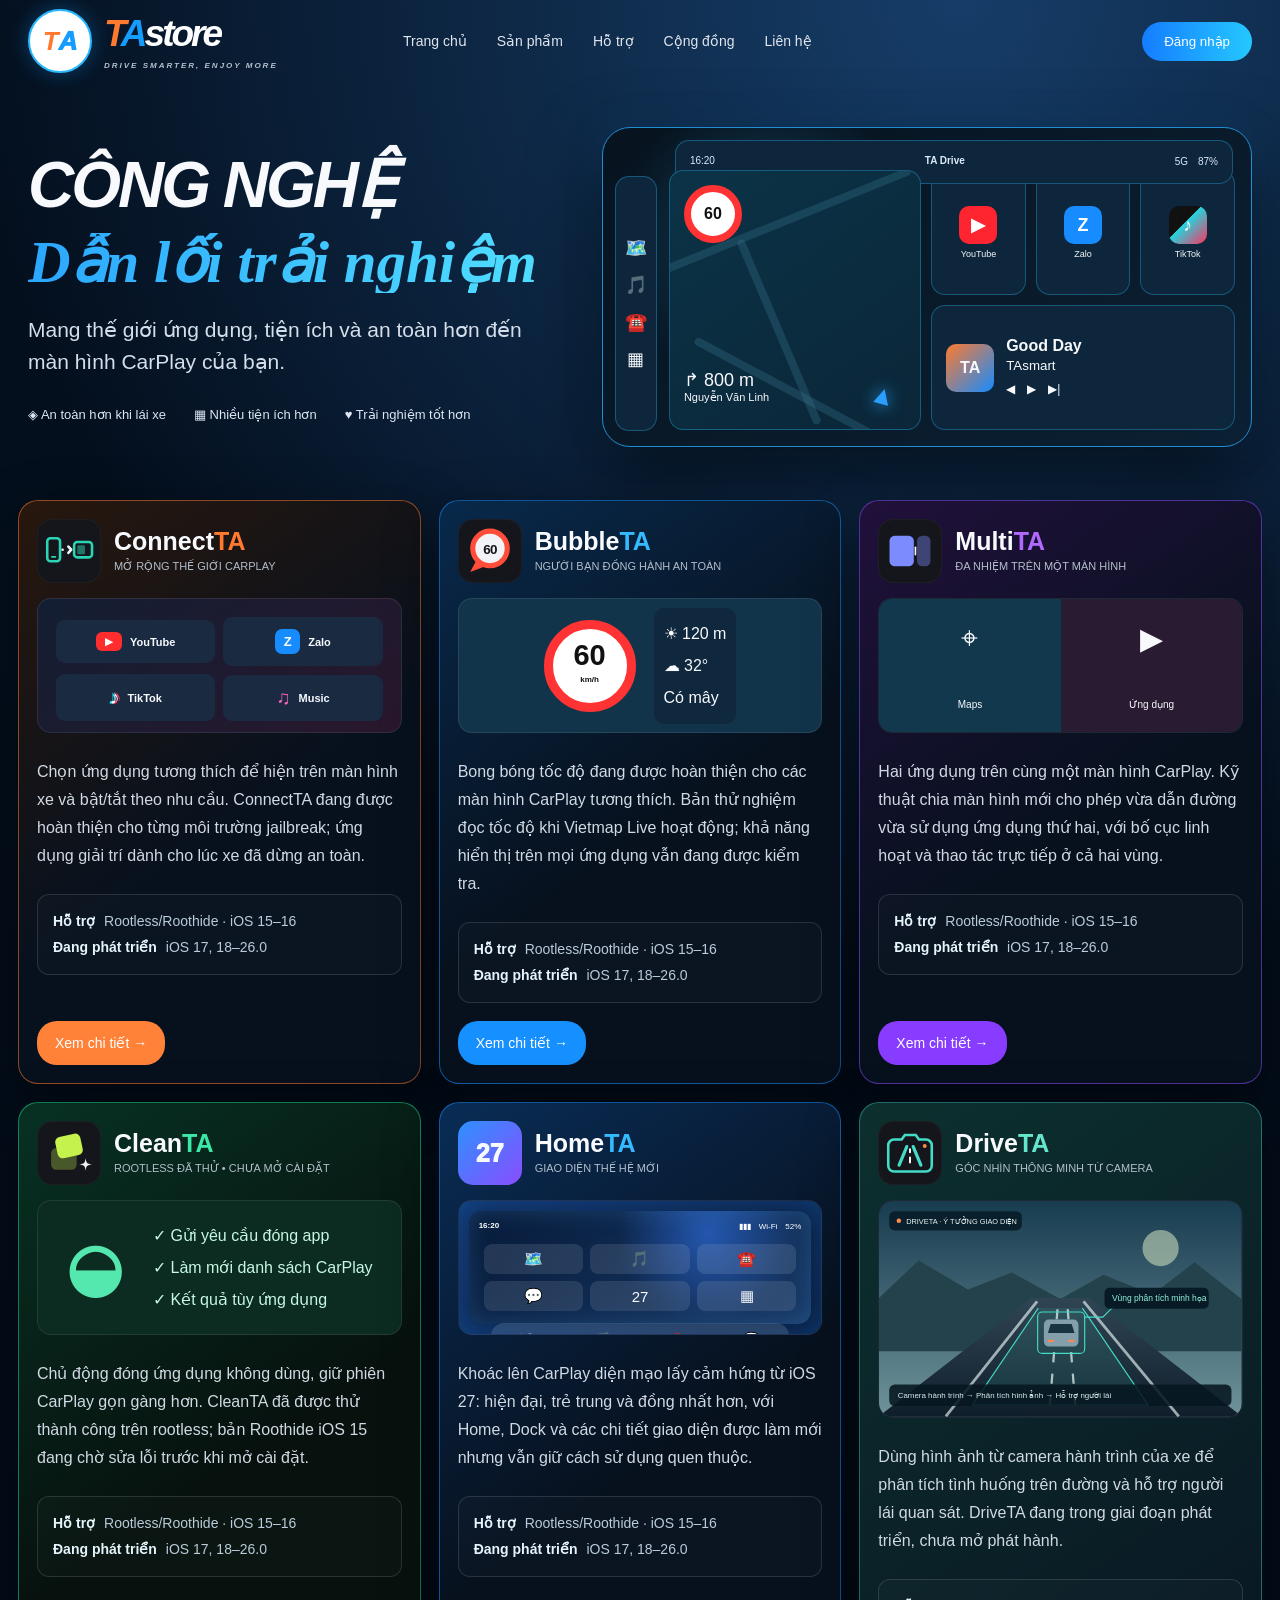
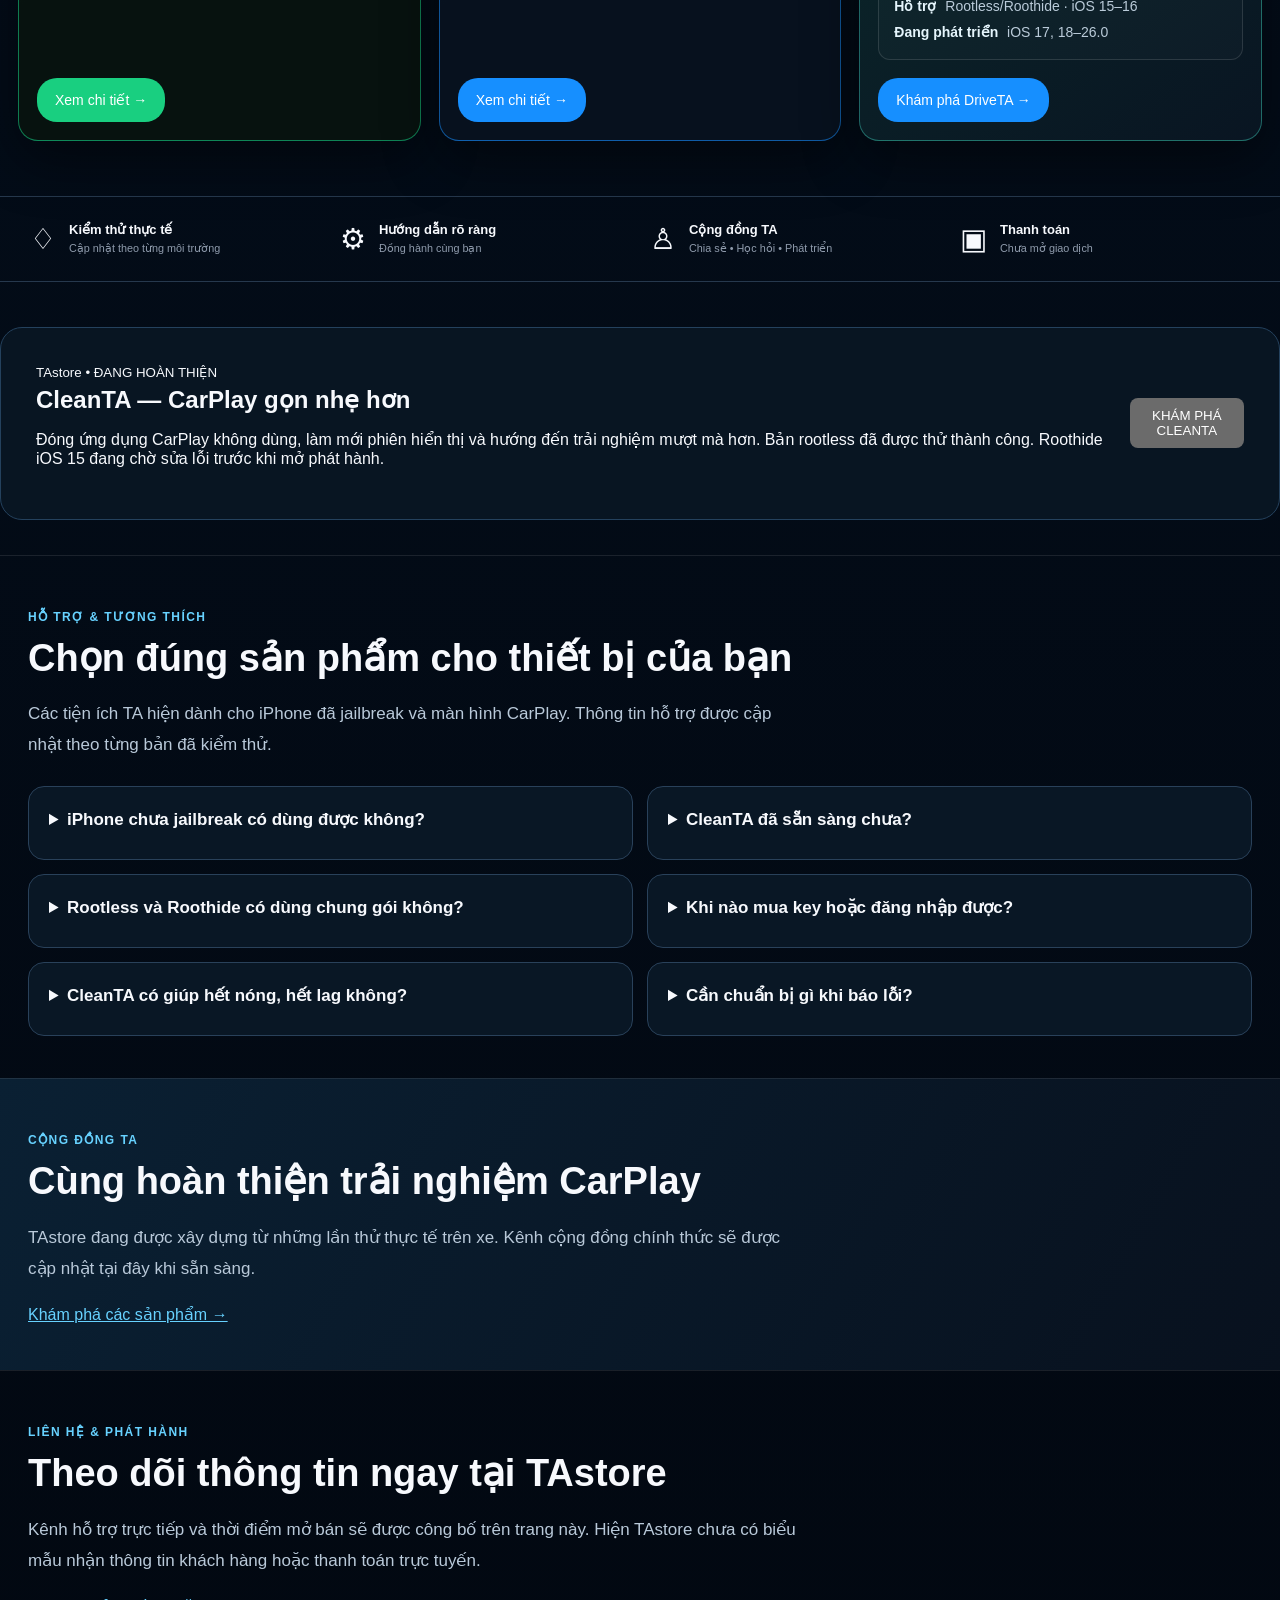
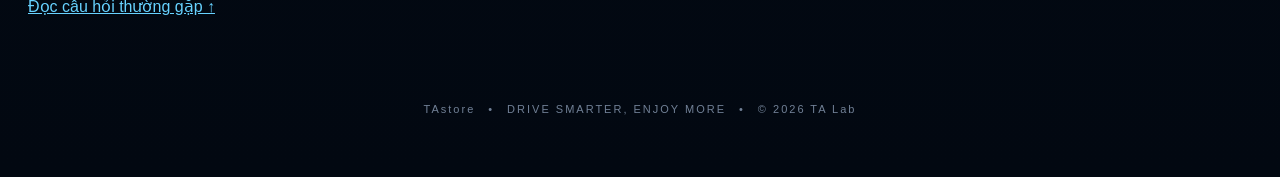
<file: index.html>
<!doctype html><html lang="vi"><head><meta charset="utf-8"><meta name="viewport" content="width=device-width,initial-scale=1"><title>TAstore — Drive Smarter</title><link rel="stylesheet" href="assets/style.css?v=20260924-1751"><link rel="stylesheet" href="assets/store-polish.css?v=20260928-1"><script src="assets/site.js?v=20260928-1" defer></script></head><body>
<header class="top">
<a class="brand" href="./"><span class="logo"><b>T</b><i>A</i></span><strong><b>T</b><i>A</i><em>store</em><small>DRIVE SMARTER, ENJOY MORE</small></strong></a>
<button class="menu-toggle" type="button" aria-label="Mở danh mục" aria-expanded="false" aria-controls="siteNav"><span></span><span></span><span></span></button>
<nav id="siteNav" aria-label="Danh mục chính"><a href="./" aria-current="page">Trang chủ</a><a href="#products">Sản phẩm</a><a href="#support">Hỗ trợ</a><a href="#community">Cộng đồng</a><a href="#contact">Liên hệ</a><button class="mobile-login" type="button">Đăng nhập</button></nav>
<button class="desktop-login" type="button">Đăng nhập</button></header>
<section class="hero"><div><h1>CÔNG NGHỆ<br><span class="experience">Dẫn lối trải nghiệm</span></h1><p>Mang thế giới ứng dụng, tiện ích và an toàn hơn đến màn hình CarPlay của bạn.</p><div class="benefit"><span>◈ An toàn hơn khi lái xe</span><span>▦ Nhiều tiện ích hơn</span><span>♥ Trải nghiệm tốt hơn</span></div></div><div class="screen">
<div class="cpbar"><span>16:20</span><b>TA Drive</b><span>5G　87%</span></div>
<div class="map"><div class="road r1"></div><div class="road r2"></div><div class="road r3"></div><b>60</b><span class="route">↱ 800 m<small>Nguyễn Văn Linh</small></span><i class="arrow">▲</i></div>
<div class="app youtube"><i>▶</i><small>YouTube</small></div>
<div class="app zaloapp"><i>Z</i><small>Zalo</small></div>
<div class="app tiktokapp"><i>♪</i><small>TikTok</small></div>
<div class="music"><div class="cover">TA</div><div><b>Good Day</b><small>TAsmart</small><span>◀　▶　▶|</span></div></div>
<div class="cpdock"><i>🗺️</i><i>🎵</i><i>☎️</i><i>▦</i></div>
</div></section>
<section id="products" class="products">
<article class="card orange"><div class="head"><div class="ico"><svg width="100%" height="100%" viewBox="0 0 100 100" aria-label="Logo ConnectTA"><rect width="100" height="100" rx="24" fill="#14161B"></rect><rect x="0.5" y="0.5" width="99" height="99" rx="23.5" fill="none" stroke="#FFFFFF" stroke-opacity="0.08"></rect><rect x="16" y="30" width="20" height="36" rx="5" fill="none" stroke="#2BD4B4" stroke-width="4"></rect><rect x="22" y="58" width="8" height="2.5" rx="1.25" fill="#2BD4B4"></rect><rect x="58" y="36" width="28" height="24" rx="5" fill="none" stroke="#2BD4B4" stroke-width="4"></rect><rect x="63" y="41" width="12" height="14" rx="2" fill="#2BD4B4" fill-opacity="0.5"></rect><path d="M40 48 H46" stroke="#F2F3F7" stroke-width="4" stroke-linecap="round" stroke-dasharray="0.01 6"></path><path d="M49 43 L53.5 48 L49 53" fill="none" stroke="#F2F3F7" stroke-width="4" stroke-linecap="round" stroke-linejoin="round"></path></svg></div><div><h2>Connect<span>TA</span></h2><small>MỞ RỘNG THẾ GIỚI CARPLAY</small></div></div><div class="demo appsdemo"><b><span class="yt-mark">▶</span> YouTube</b><b><span class="zalo-mark">Z</span> Zalo</b><b><span class="tt-mark">♪</span> TikTok</b><b><span class="music-mark">♫</span> Music</b></div><p>Chọn ứng dụng tương thích để hiện trên màn hình xe và bật/tắt theo nhu cầu. ConnectTA đang được hoàn thiện cho từng môi trường jailbreak; ứng dụng giải trí dành cho lúc xe đã dừng an toàn.</p><div class="compat-summary"><p><strong>Hỗ trợ</strong> Rootless/Roothide · iOS 15–16</p><p><strong>Đang phát triển</strong> iOS 17, 18–26.0</p></div><a href="connectta.html">Xem chi tiết →</a></article>
<article class="card blue"><div class="head"><div class="ico"><svg width="100%" height="100%" viewBox="0 0 100 100" aria-label="Logo BubbleTA"><rect width="100" height="100" rx="24" fill="#14161B"></rect><rect x="0.5" y="0.5" width="99" height="99" rx="23.5" fill="none" stroke="#FFFFFF" stroke-opacity="0.08"></rect><path d="M29 64 L19 83 L43 74 Z" fill="#FF4D3A"></path><circle cx="50" cy="46" r="27" fill="#F2F3F7" stroke="#FF4D3A" stroke-width="8"></circle><text x="50" y="47" text-anchor="middle" dominant-baseline="central" font-family="Unbounded, 'Helvetica Neue', sans-serif" font-weight="700" font-size="21" letter-spacing="-1" fill="#14161B">60</text></svg></div><div><h2>Bubble<span>TA</span></h2><small>NGƯỜI BẠN ĐỒNG HÀNH AN TOÀN</small></div></div><div class="demo bubbledemo"><strong>60<small>km/h</small></strong><div>☀ 120 m<br>☁ 32°<br>Có mây</div></div><p>Bong bóng tốc độ đang được hoàn thiện cho các màn hình CarPlay tương thích. Bản thử nghiệm đọc tốc độ khi Vietmap Live hoạt động; khả năng hiển thị trên mọi ứng dụng vẫn đang được kiểm tra.</p><div class="compat-summary"><p><strong>Hỗ trợ</strong> Rootless/Roothide · iOS 15–16</p><p><strong>Đang phát triển</strong> iOS 17, 18–26.0</p></div><a href="bubbleta.html">Xem chi tiết →</a></article>
<article class="card purple"><div class="head"><div class="ico"><svg width="100%" height="100%" viewBox="0 0 100 100" aria-label="Logo MultiTA"><rect width="100" height="100" rx="24" fill="#14161B"></rect><rect x="0.5" y="0.5" width="99" height="99" rx="23.5" fill="none" stroke="#FFFFFF" stroke-opacity="0.08"></rect><rect x="18" y="26" width="38" height="48" rx="8" fill="#7C8CFF"></rect><rect x="61" y="26" width="21" height="48" rx="8" fill="#7C8CFF" fill-opacity="0.4"></rect><rect x="57.2" y="43" width="2.6" height="14" rx="1.3" fill="#F2F3F7"></rect></svg></div><div><h2>Multi<span>TA</span></h2><small>ĐA NHIỆM TRÊN MỘT MÀN HÌNH</small></div></div><div class="demo splitdemo"><div>⌖<br><small>Maps</small></div><div>▶<br><small>Ứng dụng</small></div></div><p>Hai ứng dụng trên cùng một màn hình CarPlay. Kỹ thuật chia màn hình mới cho phép vừa dẫn đường vừa sử dụng ứng dụng thứ hai, với bố cục linh hoạt và thao tác trực tiếp ở cả hai vùng.</p><div class="compat-summary"><p><strong>Hỗ trợ</strong> Rootless/Roothide · iOS 15–16</p><p><strong>Đang phát triển</strong> iOS 17, 18–26.0</p></div><a href="multita.html">Xem chi tiết →</a></article>
<article class="card green"><div class="head"><div class="ico"><img src="assets/cleanta-icon.svg" alt="Logo CleanTA" width="100" height="100" style="display:block;width:100%;height:100%"></div><div><h2>Clean<span>TA</span></h2><small>ROOTLESS ĐÃ THỬ • CHƯA MỞ CÀI ĐẶT</small></div></div><div class="demo cleandemo"><b>◒</b><span>✓ Gửi yêu cầu đóng app<br>✓ Làm mới danh sách CarPlay<br>✓ Kết quả tùy ứng dụng</span></div><p>Chủ động đóng ứng dụng không dùng, giữ phiên CarPlay gọn gàng hơn. CleanTA đã được thử thành công trên rootless; bản Roothide iOS 15 đang chờ sửa lỗi trước khi mở cài đặt.</p><div class="compat-summary"><p><strong>Hỗ trợ</strong> Rootless/Roothide · iOS 15–16</p><p><strong>Đang phát triển</strong> iOS 17, 18–26.0</p></div><a href="cleanta.html">Xem chi tiết →</a></article>
<article class="card cyan"><div class="head"><div class="ico home">27</div><div><h2>Home<span>TA</span></h2><small>GIAO DIỆN THẾ HỆ MỚI</small></div></div><div class="demo homedemo"><div class="ios27-home"><div class="ios-status"><b>16:20</b><span>▮▮▮　Wi‑Fi　52%</span></div><div class="ios-apps"><i>🗺️</i><i>🎵</i><i>☎️</i><i>💬</i><i>27</i><i>▦</i></div><div class="ios-dock"><i>🗺️</i><i>🎵</i><i>☎️</i><i>💬</i></div></div></div><p>Khoác lên CarPlay diện mạo lấy cảm hứng từ iOS 27: hiện đại, trẻ trung và đồng nhất hơn, với Home, Dock và các chi tiết giao diện được làm mới nhưng vẫn giữ cách sử dụng quen thuộc.</p><div class="compat-summary"><p><strong>Hỗ trợ</strong> Rootless/Roothide · iOS 15–16</p><p><strong>Đang phát triển</strong> iOS 17, 18–26.0</p></div><a href="hometa.html">Xem chi tiết →</a></article>
<article class="card drive"><div class="head"><div class="ico"><img src="assets/driveta-icon.svg" alt="Logo DriveTA" width="100" height="100" style="display:block;width:100%;height:100%"></div><div><h2>Drive<span>TA</span></h2><small>GÓC NHÌN THÔNG MINH TỪ CAMERA</small></div></div><div class="demo drive-demo" style="height:auto;padding:0;overflow:hidden;border-radius:15px"><svg viewBox="0 0 640 380" xmlns="http://www.w3.org/2000/svg" role="img" aria-label="Minh họa DriveTA phân tích hình ảnh đường đi từ camera hành trình">
<defs><linearGradient id="sky" x2="0" y2="1"><stop stop-color="#183c50"/><stop offset="1" stop-color="#6f9399"/></linearGradient><linearGradient id="road" x2="0" y2="1"><stop stop-color="#304554"/><stop offset="1" stop-color="#101e2b"/></linearGradient></defs>
<rect width="640" height="380" rx="20" fill="url(#sky)"/><circle cx="497" cy="83" r="32" fill="#d5e5c4" opacity=".55"/>
<path d="m0 171 70-66 87 51 77-30 86 47 76-43 87 35 74-57 83 65v92H0Z" fill="#23424b"/>
<path d="M0 380 269 171h102L640 380Z" fill="url(#road)"/>
<path d="M279 177 118 380M361 177 529 380" stroke="#e5f5f4" stroke-width="5" opacity=".65"/>
<path d="M315 191 300 380M333 191 348 380" stroke="#fff" stroke-width="4" stroke-dasharray="18 20" opacity=".7"/>
<path d="m281 189-116 171h310L359 189" fill="#43dcc7" fill-opacity=".10" stroke="#43dcc7" stroke-width="2"/>
<rect x="291" y="209" width="61" height="48" rx="9" fill="#829fab"/><path d="m303 217-5 16h47l-5-16Z" fill="#1a3342"/><path d="M298 247h11m25 0h11" stroke="#ff8756" stroke-width="4"/>
<rect x="280" y="196" width="83" height="73" rx="8" fill="none" stroke="#43dcc7" stroke-width="2"/><path d="M362 205h33l19-19" fill="none" stroke="#43dcc7" stroke-width="2"/>
<rect x="398" y="153" width="184" height="37" rx="9" fill="#061722" fill-opacity=".9"/><text x="411" y="177" fill="#8ff4df" font-family="Arial,sans-serif" font-size="15">Vùng phân tích minh họa</text>
<rect x="18" y="18" width="234" height="34" rx="10" fill="#061722" fill-opacity=".8"/><circle cx="35" cy="35" r="4" fill="#ff8a49"/><text x="48" y="40" font-family="Arial,sans-serif" font-size="13" fill="#e8f6f6">DRIVETA · Ý TƯỞNG GIAO DIỆN</text>
<rect x="18" y="324" width="604" height="38" rx="10" fill="#061722" fill-opacity=".88"/><text x="33" y="348" font-family="Arial,sans-serif" font-size="14" fill="#d7ecec">Camera hành trình → Phân tích hình ảnh → Hỗ trợ người lái</text></svg></div><p>Dùng hình ảnh từ camera hành trình của xe để phân tích tình huống trên đường và hỗ trợ người lái quan sát. DriveTA đang trong giai đoạn phát triển, chưa mở phát hành.</p><div class="compat-summary"><p><strong>Hỗ trợ</strong> Rootless/Roothide · iOS 15–16</p><p><strong>Đang phát triển</strong> iOS 17, 18–26.0</p></div><a href="driveta.html">Khám phá DriveTA →</a></article>
</section>
<section class="trust" aria-label="Thông tin TAstore"><div>♢ <span><b>Kiểm thử thực tế</b><small>Cập nhật theo từng môi trường</small></span></div><div>⚙ <span><b>Hướng dẫn rõ ràng</b><small>Đồng hành cùng bạn</small></span></div><div >♙ <span><b>Cộng đồng TA</b><small>Chia sẻ • Học hỏi • Phát triển</small></span></div><div>▣ <span><b>Thanh toán</b><small>Chưa mở giao dịch</small></span></div></section>
<section class="repo"><div><small>TAstore • ĐANG HOÀN THIỆN</small><h2>CleanTA — CarPlay gọn nhẹ hơn</h2><p>Đóng ứng dụng CarPlay không dùng, làm mới phiên hiển thị và hướng đến trải nghiệm mượt mà hơn. Bản rootless đã được thử thành công. Roothide iOS 15 đang chờ sửa lỗi trước khi mở phát hành.</p></div><div><button onclick="location.href='cleanta.html'">KHÁM PHÁ CLEANTA</button></div></section>
<section class="store-section" id="support"><p class="eyebrow">HỖ TRỢ & TƯƠNG THÍCH</p><h2>Chọn đúng sản phẩm cho thiết bị của bạn</h2><p class="section-copy">Các tiện ích TA hiện dành cho iPhone đã jailbreak và màn hình CarPlay. Thông tin hỗ trợ được cập nhật theo từng bản đã kiểm thử.</p><div class="support-grid">
<details><summary>iPhone chưa jailbreak có dùng được không?</summary><p>Các bản tweak đang giới thiệu trên TAstore cần jailbreak. Hiện chưa có bản cài dành cho iPhone nguyên bản.</p></details>
<details><summary>CleanTA đã sẵn sàng chưa?</summary><p>CleanTA đã được thử thành công trên rootless. Roothide iOS 15 vẫn còn lỗi cần sửa, vì vậy TAstore đang tạm ngắt cài đặt.</p><a href="cleanta.html">Xem trạng thái CleanTA →</a></details>
<details><summary>Rootless và Roothide có dùng chung gói không?</summary><p>Cần đúng gói dành cho môi trường jailbreak của máy. Hướng dẫn và thông tin tương thích sẽ đi kèm khi mở phát hành.</p></details>
<details><summary>Khi nào mua key hoặc đăng nhập được?</summary><p>Tài khoản, license và thanh toán đang được hoàn thiện. TAstore hiện chưa nhận thanh toán hoặc cấp key tự động.</p></details>
<details><summary>CleanTA có giúp hết nóng, hết lag không?</summary><p>Đóng ứng dụng không dùng có thể giảm hoạt động không cần thiết. Nhiệt độ và độ mượt còn phụ thuộc thiết bị, ứng dụng và cách sử dụng; CleanTA không xóa cache hay bảo đảm hết nóng máy.</p></details>
<details><summary>Cần chuẩn bị gì khi báo lỗi?</summary><p>Ghi tên sản phẩm, phiên bản đang dùng, đời iPhone, phiên bản iOS, loại jailbreak và các bước gây lỗi. Kèm ảnh hoặc log khi có, đồng thời che thông tin cá nhân.</p></details>
</div></section>
<section class="store-section community-section" id="community"><p class="eyebrow">CỘNG ĐỒNG TA</p><h2>Cùng hoàn thiện trải nghiệm CarPlay</h2><p class="section-copy">TAstore đang được xây dựng từ những lần thử thực tế trên xe. Kênh cộng đồng chính thức sẽ được cập nhật tại đây khi sẵn sàng.</p><a class="store-link" href="#products">Khám phá các sản phẩm →</a></section>
<section class="store-section" id="contact"><p class="eyebrow">LIÊN HỆ & PHÁT HÀNH</p><h2>Theo dõi thông tin ngay tại TAstore</h2><p class="section-copy">Kênh hỗ trợ trực tiếp và thời điểm mở bán sẽ được công bố trên trang này. Hiện TAstore chưa có biểu mẫu nhận thông tin khách hàng hoặc thanh toán trực tuyến.</p><a class="store-link" href="#support">Đọc câu hỏi thường gặp ↑</a></section><div class="login-notice" id="loginNotice" role="status" aria-live="polite"></div><footer>TAstore　•　DRIVE SMARTER, ENJOY MORE　•　© 2026 TA Lab</footer><dialog id="accountDialog" aria-labelledby="accountTitle"><button class="dialog-close" type="button" aria-label="Đóng thông tin tài khoản">×</button><p class="eyebrow">TÀI KHOẢN TASTORE</p><h2 id="accountTitle">Đăng nhập sắp mở</h2><p>Hệ thống tài khoản, quản lý key và gia hạn đang được hoàn thiện.</p><p>Hiện chưa có tài khoản để đăng nhập và TAstore chưa nhận thanh toán trực tuyến.</p><button class="dialog-done" type="button">Đã hiểu</button></dialog></body></html>
</file>
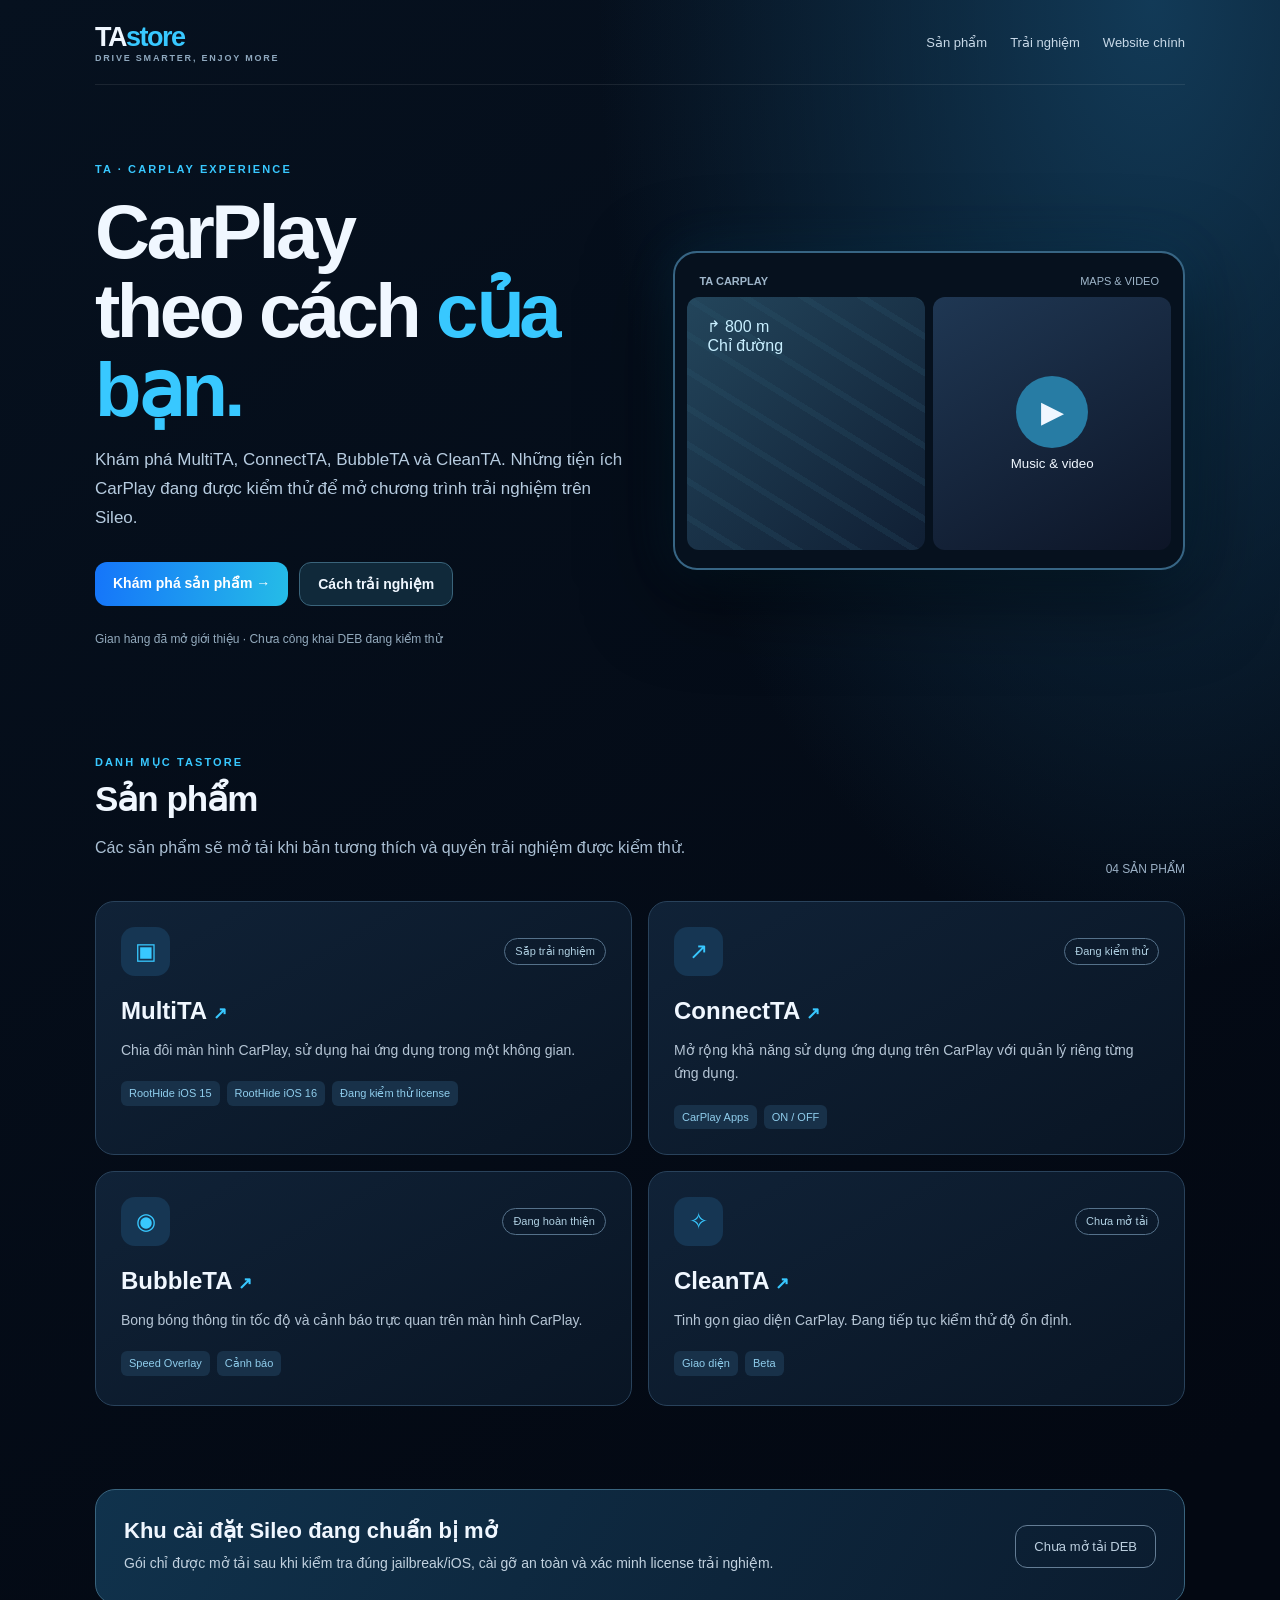
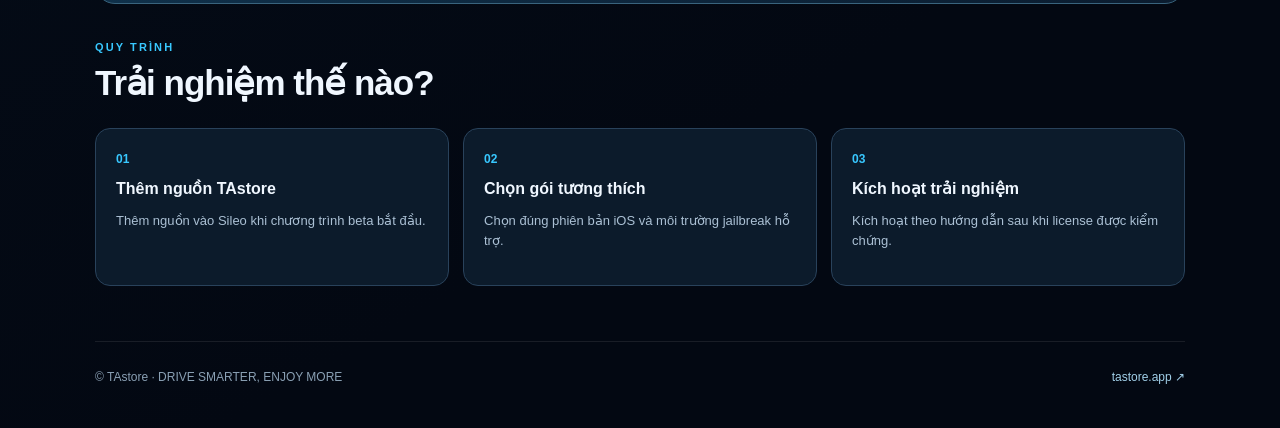
<file: repo/index.html>
<!doctype html>
<html lang="vi"><head><meta charset="utf-8"><meta name="viewport" content="width=device-width,initial-scale=1"><meta name="theme-color" content="#06101d"><title>TAstore — Gian hàng Sileo</title>
<style>
:root{color-scheme:dark;--bg:#050d18;--card:#0c1b2b;--line:#29425b;--blue:#38c8ff;--text:#f0f7ff;--muted:#abc0d4}
*{box-sizing:border-box}html{scroll-behavior:smooth}body{margin:0;color:var(--text);font-family:Inter,-apple-system,BlinkMacSystemFont,"Segoe UI",sans-serif;background:radial-gradient(ellipse at 90% 0,#123a57 0,transparent 34%),linear-gradient(150deg,#06111f,#030812 78%)}a{color:inherit}.shell{max-width:1140px;margin:auto;padding:0 25px}
header{min-height:85px;display:flex;align-items:center;justify-content:space-between;gap:20px;border-bottom:1px solid #ffffff15}header .brand{font-size:27px;font-weight:850;text-decoration:none;letter-spacing:-1.5px}header .brand span{color:var(--blue)}header small{display:block;font-size:9px;letter-spacing:1.8px;color:#8fa8be}nav{display:flex;flex-wrap:wrap;gap:23px}nav a{font-size:13px;color:#c7d8e7;text-decoration:none}nav a:hover{color:var(--blue)}
.hero{display:grid;grid-template-columns:1fr 0.95fr;align-items:center;gap:40px;padding:78px 0 70px}.eyebrow{color:var(--blue);font-size:11px;letter-spacing:2.1px;font-weight:800}.hero h1{font-size:clamp(42px,6.1vw,76px);line-height:1.04;letter-spacing:-3.5px;margin:17px 0}.hero h1 em{font-style:normal;color:var(--blue)}.lead{font-size:17px;color:#b7cce0;line-height:1.7;max-width:530px}.buttons{display:flex;flex-wrap:wrap;gap:11px;margin-top:29px}.btn{border-radius:12px;padding:13px 18px;font-size:14px;font-weight:750;text-decoration:none;display:inline-block;border:1px solid #3a647b}.btn.primary{background:linear-gradient(95deg,#1575fa,#25bce7);color:#fff;border:0}.btn.secondary{background:#10293a}.notice-small{margin-top:26px;color:#93aabd;font-size:12px}
.visual{background:#06111e;border:2px solid #376584;border-radius:24px;box-shadow:0 24px 85px #0009,0 0 50px #119ff022;padding:12px;aspect-ratio:1.6}.bar{display:flex;justify-content:space-between;font-size:11px;color:#9fb6ca;padding:10px 12px}.screens{display:grid;grid-template-columns:1fr 1fr;gap:8px;height:calc(100% - 38px)}.map{border-radius:12px;background:repeating-linear-gradient(32deg,transparent 0 25px,#2c597034 25px 31px),linear-gradient(135deg,#23455b,#101f34);padding:20px;color:#c9efff}.video{border-radius:12px;background:linear-gradient(150deg,#1f3753,#0d1527);display:flex;align-items:center;justify-content:center;flex-direction:column;gap:8px}.play{font-size:30px;border-radius:100px;background:#277ca4;width:72px;height:72px;display:grid;place-items:center}
section{padding:28px 0 55px}.heading{display:flex;justify-content:space-between;align-items:flex-end;gap:18px;margin-bottom:25px}.heading h2{font-size:35px;letter-spacing:-1px;margin:10px 0 0}.heading p{color:var(--muted);line-height:1.6}.count{color:#9bb0c5;font-size:12px}.grid{display:grid;grid-template-columns:repeat(2,1fr);gap:16px}.product{background:linear-gradient(150deg,#102237,#091524);border:1px solid var(--line);border-radius:19px;padding:25px;min-height:235px}.phead{display:flex;justify-content:space-between;align-items:center}.picon{font-size:23px;background:#163653;color:var(--blue);border-radius:14px;width:49px;height:49px;display:grid;place-items:center}.status{border:1px solid #55718a;border-radius:40px;padding:6px 10px;font-size:11px;color:#afcfe1}.product h3{font-size:24px;margin:21px 0 8px}.product p{color:#b5c5d5;line-height:1.65;font-size:14px}.tags{display:flex;gap:7px;flex-wrap:wrap;margin-top:19px}.tag{border-radius:6px;background:#183149;color:#8fcdec;font-size:11px;padding:6px 8px}.banner{background:linear-gradient(120deg,#10324c,#0b1c2f);border:1px solid #39647e;border-radius:20px;padding:28px;display:flex;justify-content:space-between;gap:20px;align-items:center}.banner h3{margin:0 0 8px;font-size:22px}.banner p{margin:0;color:#c1d1df;line-height:1.65;font-size:14px}.unavailable{white-space:nowrap;border:1px solid #647d95;color:#bdd0e0;padding:13px 18px;border-radius:12px;font-size:13px}.steps{display:grid;grid-template-columns:repeat(3,1fr);gap:14px;margin-top:24px}.step{background:var(--card);border:1px solid var(--line);border-radius:15px;padding:20px}.step b{color:var(--blue);font-size:12px}.step h4{margin:12px 0;font-size:16px}.step p{color:var(--muted);font-size:13px;line-height:1.6}footer{padding:28px 0 44px;border-top:1px solid #ffffff16;color:#8aa0b4;font-size:12px;display:flex;justify-content:space-between}footer a{color:#a1cfe8;text-decoration:none}
@media(max-width:760px){.shell{padding:0 17px}header{align-items:flex-start;padding:20px 0;flex-direction:column;gap:14px}nav{gap:14px}.hero{grid-template-columns:1fr;gap:28px;padding:48px 0}.hero h1{letter-spacing:-2px}.visual{max-width:620px;width:100%}.grid,.steps{grid-template-columns:1fr}.banner{flex-direction:column;align-items:flex-start}.heading{display:block}.heading h2{font-size:29px}}
 .product-detail{text-decoration:none;color:inherit}.product-detail span{color:var(--blue);font-size:17px}.product-detail:hover{color:var(--blue)}.product-detail:focus-visible{outline:2px solid var(--blue);outline-offset:4px;border-radius:4px} </style></head><body><div class="shell">
<header><a class="brand" href="../">TA<span>store</span><small>DRIVE SMARTER, ENJOY MORE</small></a><nav><a href="#products">Sản phẩm</a><a href="#install">Trải nghiệm</a><a href="../">Website chính</a></nav></header>
<main><section class="hero" id="top"><div><div class="eyebrow">TA · CARPLAY EXPERIENCE</div><h1>CarPlay<br>theo cách <em>của bạn.</em></h1><p class="lead">Khám phá MultiTA, ConnectTA, BubbleTA và CleanTA. Những tiện ích CarPlay đang được kiểm thử để mở chương trình trải nghiệm trên Sileo.</p><div class="buttons"><a class="btn primary" href="#products">Khám phá sản phẩm →</a><a class="btn secondary" href="#install">Cách trải nghiệm</a></div><p class="notice-small">Gian hàng đã mở giới thiệu · Chưa công khai DEB đang kiểm thử</p></div><div class="visual" role="img" aria-label="Minh họa bố cục CarPlay chia màn"><div class="bar"><b>TA CARPLAY</b><span>MAPS & VIDEO</span></div><div class="screens"><div class="map">↱ 800 m<br>Chỉ đường</div><div class="video"><div class="play">▶</div><small>Music & video</small></div></div></div></section>
<section id="products"><div class="heading"><div><div class="eyebrow">DANH MỤC TASTORE</div><h2>Sản phẩm</h2><p>Các sản phẩm sẽ mở tải khi bản tương thích và quyền trải nghiệm được kiểm thử.</p></div><div class="count">04 SẢN PHẨM</div></div><div class="grid">
<article class="product"><div class="phead"><div class="picon">▣</div><span class="status">Sắp trải nghiệm</span></div><h3><a class="product-detail" href="../multita.html" aria-label="Xem chi tiết MultiTA">MultiTA <span aria-hidden="true">↗</span></a></h3><p>Chia đôi màn hình CarPlay, sử dụng hai ứng dụng trong một không gian.</p><div class="tags"><span class="tag">RootHide iOS 15</span><span class="tag">RootHide iOS 16</span><span class="tag">Đang kiểm thử license</span></div></article>
<article class="product"><div class="phead"><div class="picon">↗</div><span class="status">Đang kiểm thử</span></div><h3><a class="product-detail" href="../connectta.html" aria-label="Xem chi tiết ConnectTA">ConnectTA <span aria-hidden="true">↗</span></a></h3><p>Mở rộng khả năng sử dụng ứng dụng trên CarPlay với quản lý riêng từng ứng dụng.</p><div class="tags"><span class="tag">CarPlay Apps</span><span class="tag">ON / OFF</span></div></article>
<article class="product"><div class="phead"><div class="picon">◉</div><span class="status">Đang hoàn thiện</span></div><h3><a class="product-detail" href="../bubbleta.html" aria-label="Xem chi tiết BubbleTA">BubbleTA <span aria-hidden="true">↗</span></a></h3><p>Bong bóng thông tin tốc độ và cảnh báo trực quan trên màn hình CarPlay.</p><div class="tags"><span class="tag">Speed Overlay</span><span class="tag">Cảnh báo</span></div></article>
<article class="product"><div class="phead"><div class="picon">✧</div><span class="status">Chưa mở tải</span></div><h3><a class="product-detail" href="../cleanta.html" aria-label="Xem chi tiết CleanTA">CleanTA <span aria-hidden="true">↗</span></a></h3><p>Tinh gọn giao diện CarPlay. Đang tiếp tục kiểm thử độ ổn định.</p><div class="tags"><span class="tag">Giao diện</span><span class="tag">Beta</span></div></article>
</div></section>
<section id="install"><div class="banner"><div><h3>Khu cài đặt Sileo đang chuẩn bị mở</h3><p>Gói chỉ được mở tải sau khi kiểm tra đúng jailbreak/iOS, cài gỡ an toàn và xác minh license trải nghiệm.</p></div><span class="unavailable">Chưa mở tải DEB</span></div><div class="heading" style="margin-top:37px"><div><div class="eyebrow">QUY TRÌNH</div><h2>Trải nghiệm thế nào?</h2></div></div><div class="steps"><div class="step"><b>01</b><h4>Thêm nguồn TAstore</h4><p>Thêm nguồn vào Sileo khi chương trình beta bắt đầu.</p></div><div class="step"><b>02</b><h4>Chọn gói tương thích</h4><p>Chọn đúng phiên bản iOS và môi trường jailbreak hỗ trợ.</p></div><div class="step"><b>03</b><h4>Kích hoạt trải nghiệm</h4><p>Kích hoạt theo hướng dẫn sau khi license được kiểm chứng.</p></div></div></section></main>
<footer><span>© TAstore · DRIVE SMARTER, ENJOY MORE</span><a href="../">tastore.app ↗</a></footer>
</div></body></html>
</file>
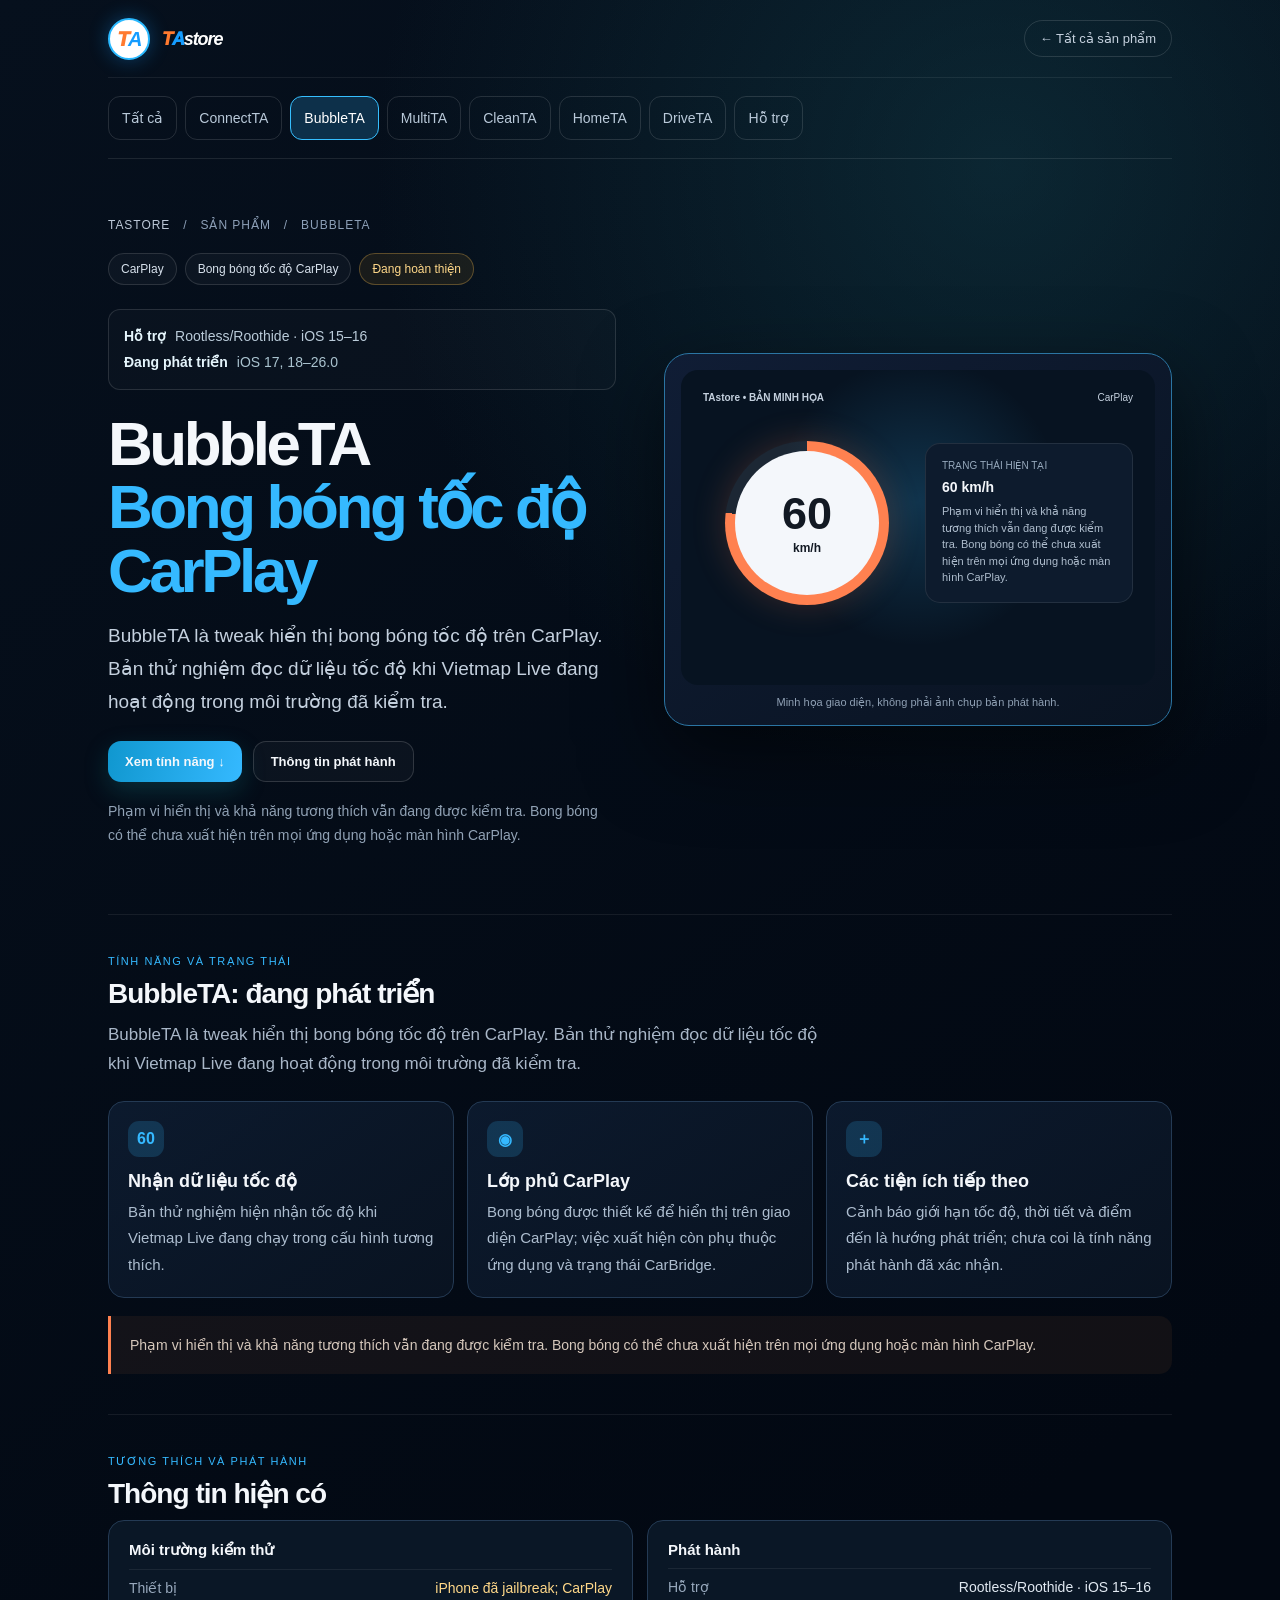
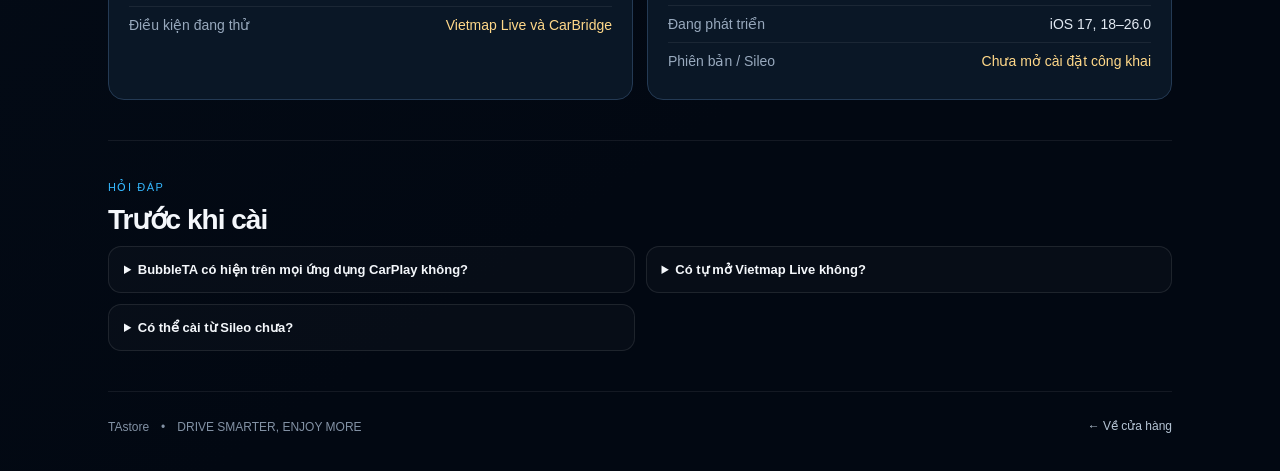
<file: bubbleta.html>
<!doctype html>
<html lang="vi"><head><meta charset="utf-8"><meta name="viewport" content="width=device-width, initial-scale=1"><meta name="theme-color" content="#06101d"><title>BubbleTA | TAstore</title>
<style>:root{--accent:#47baff;--accent2:#ff5947}
/* TAstore master brand: use the same mark on every product page. */
.brand-mark.tastore-logo{width:42px;height:42px;box-sizing:border-box;flex:none;display:flex;align-items:center;justify-content:center;border-radius:50%;overflow:hidden;background:#fff;border:2px solid #2ab9ff;box-shadow:0 0 20px #159dff55;font-family:Arial,sans-serif;font-size:20px;font-style:italic;font-weight:900;letter-spacing:-1.5px;line-height:1;color:#159cff}
.brand-mark.tastore-logo b{color:#ff7a2f;font-weight:950}
.brand-mark.tastore-logo i{color:#159cff;font-style:italic}
.brand-name{display:flex;align-items:baseline;white-space:nowrap;font-size:18px;line-height:1;font-weight:850;letter-spacing:-1.1px;font-style:italic;color:#fff}
.brand-name b{color:#ff7a2f;font-weight:950}
.brand-name i{color:#159cff;font-style:italic;font-weight:950}
.brand-name em{color:#fff;font-style:italic;font-weight:850}
@media(max-width:760px){.brand-mark.tastore-logo{width:37px;height:37px;font-size:18px}}
</style>
<style>
:root{color-scheme:dark;--bg:#06101d;--panel:#0b1929;--line:#243a54;--text:#f4f7fb;--muted:#a9b7c8;--accent:#35b9ff;--accent2:#ff8150}
*{box-sizing:border-box}
body{margin:0;background:radial-gradient(circle at 78% 8%,#164d5966,transparent 29%),linear-gradient(145deg,#06101d,#020812 75%);color:var(--text);font-family:Inter,-apple-system,BlinkMacSystemFont,"Segoe UI",sans-serif}
a{color:inherit}
.wrap{max-width:1120px;margin:auto;padding:0 28px}
.top{height:78px;display:flex;align-items:center;justify-content:space-between;border-bottom:1px solid #ffffff12}
.brand{display:flex;align-items:center;gap:12px;text-decoration:none;font-weight:800;font-size:18px}
.brand-mark{width:42px;height:42px;border-radius:13px;display:grid;place-items:center;font-weight:900;font-size:17px;color:#fff;background:#111922;border:1px solid #ffffff1a;box-shadow:0 0 24px color-mix(in srgb,var(--accent) 20%,transparent)}
.brand-name span{color:var(--accent)}
.back{font-size:13px;color:#c5d1de;text-decoration:none;padding:10px 15px;border:1px solid #ffffff20;border-radius:20px}
.back:hover{border-color:var(--accent);color:white}
.hero{display:grid;grid-template-columns:1fr 1fr;gap:48px;align-items:center;padding:58px 0 52px}
.crumb{font-size:12px;color:#8da0b8;letter-spacing:.08em;text-transform:uppercase}
.crumb a{text-decoration:none;color:#bdc9d8}
.badges{display:flex;flex-wrap:wrap;gap:8px;margin:19px 0 24px}
.badges span{border:1px solid #ffffff20;background:#ffffff08;border-radius:99px;padding:8px 12px;color:#d7e1ec;font-size:12px}
.badges .status{border-color:#e4ad4c55;background:#d99b2418;color:#ffd889}
h1{font-size:clamp(39px,5.3vw,62px);line-height:1.02;letter-spacing:-.055em;margin:17px 0}
h1 span{color:var(--accent)}
.lead{font-size:17px;line-height:1.65;color:#c4d0de;max-width:560px;margin:0 0 22px}
.actions{display:flex;gap:11px;flex-wrap:wrap}
.button{display:inline-flex;justify-content:center;align-items:center;padding:12px 17px;border-radius:13px;text-decoration:none;font-size:13px;font-weight:750}
.primary{background:linear-gradient(100deg,#1097cf,var(--accent));box-shadow:0 9px 25px #138f9840}
.secondary{border:1px solid #ffffff26;background:#ffffff08}
.note{font-size:12px;color:#91a2b5;line-height:1.6;margin-top:17px}
.preview{padding:16px;border:1px solid color-mix(in srgb,var(--accent) 50%,#203047);border-radius:25px;background:linear-gradient(145deg,#101d35,#091321);box-shadow:0 28px 80px #0008}
.preview-screen{min-height:315px;position:relative;overflow:hidden;border-radius:17px;padding:22px;background:radial-gradient(circle at 50% 42%,color-mix(in srgb,var(--accent) 20%,transparent),transparent 48%),#071321}
.statusbar{display:flex;justify-content:space-between;font-size:10px;color:#c4d0de}
.bubble-layout{height:240px;display:grid;grid-template-columns:1fr 1fr;align-items:center;gap:14px}
.speed-ring{width:164px;height:164px;margin:auto;border-radius:50%;display:grid;place-items:center;background:conic-gradient(var(--accent2) 0 77%,#ffffff16 77%);padding:10px;box-shadow:0 0 35px color-mix(in srgb,var(--accent2) 20%,transparent)}
.speed-face{width:100%;height:100%;border-radius:50%;display:flex;flex-direction:column;align-items:center;justify-content:center;background:#f4f7fb;color:#121923}
.speed-face b{font-size:45px;line-height:1}.speed-face small{font-weight:800;font-size:12px;margin-top:5px}
.preview-info{padding:16px;border:1px solid #ffffff17;border-radius:15px;background:#0d1b2d}
.preview-info small{display:block;color:#97aabd;font-size:10px;margin-bottom:8px}
.preview-info strong{display:block;font-size:14px}
.preview-info p{color:#aebdcd;font-size:11px;line-height:1.5;margin:8px 0 0}
.caption{font-size:11px;color:#8fa0b4;margin-top:11px;text-align:center}
.section{padding:40px 0;border-top:1px solid #ffffff12}
.kicker{font-size:11px;color:var(--accent);letter-spacing:.14em;text-transform:uppercase}
h2{font-size:28px;letter-spacing:-.035em;margin:9px 0 10px}
.section-intro{color:var(--muted);line-height:1.6;max-width:720px;margin:0 0 22px}
.grid{display:grid;grid-template-columns:repeat(3,1fr);gap:13px}
.tile{padding:19px;border:1px solid var(--line);border-radius:16px;background:linear-gradient(145deg,#102139aa,#091321)}
.tile .icon{width:36px;height:36px;border-radius:11px;display:grid;place-items:center;background:color-mix(in srgb,var(--accent) 18%,transparent);color:var(--accent);font-weight:900}
.tile h3{font-size:15px;margin:13px 0 7px}
.tile p{font-size:13px;color:#adbdcf;line-height:1.58;margin:0}
.callout{padding:17px 19px;border-left:3px solid var(--accent2);border-radius:0 13px 13px 0;background:#ff8a4210;color:#d6c8bc;font-size:13px;line-height:1.6;margin-top:18px}
.info-grid{display:grid;grid-template-columns:1fr 1fr;gap:14px}
.info{padding:20px;border:1px solid var(--line);border-radius:16px;background:#0a1726}
.info h3{font-size:15px;margin:0 0 10px}
.info-row{display:flex;justify-content:space-between;gap:14px;padding:10px 0;border-top:1px solid #ffffff12;font-size:12px}
.info-row span:first-child{color:#98a9bd}
.info-row span:last-child{text-align:right;color:#e1e9f2}
.pending{color:#ffd889!important}
.faq{display:grid;grid-template-columns:1fr 1fr;gap:11px}
details{border:1px solid #ffffff18;background:#ffffff06;border-radius:13px;padding:15px}
summary{cursor:pointer;font-weight:700;font-size:13px}
details p{color:#acbbcc;font-size:12px;line-height:1.6;margin-bottom:0}
.footer{padding:27px 0 35px;border-top:1px solid #ffffff12;color:#8392a5;font-size:12px;display:flex;justify-content:space-between}
.footer a{text-decoration:none;color:#b6c5d5}
@media(max-width:800px){.hero{grid-template-columns:1fr;gap:28px;padding:42px 0}.preview{max-width:650px;width:100%}.grid{grid-template-columns:1fr}.info-grid{grid-template-columns:1fr}}
@media(max-width:540px){.wrap{padding:0 17px}.top{height:68px}.brand-mark{width:37px;height:37px}.brand{font-size:16px}.back{padding:9px 11px;font-size:11px}.hero{padding:34px 0 38px}h1{font-size:42px}.lead{font-size:15px}.preview{padding:9px}.preview-screen{min-height:285px;padding:15px}.bubble-layout{height:225px;grid-template-columns:1fr 1fr;gap:7px}.speed-ring{width:130px;height:130px;padding:8px}.speed-face b{font-size:37px}.preview-info{padding:11px}.section{padding:32px 0}h2{font-size:24px}.faq{grid-template-columns:1fr}.footer{display:block}.footer span{display:block;margin-top:8px}}
</style>
<link rel="stylesheet" href="assets/store-polish.css?v=20260928-1"><script src="assets/site.js?v=20260928-1" defer></script></head><body><div class="wrap">
<header class="top"><a class="brand" href="./" aria-label="Về TAstore"><span class="brand-mark tastore-logo" aria-hidden="true"><b>T</b><i>A</i></span><span class="brand-name"><b>T</b><i>A</i><em>store</em></span></a><a class="back" href="./#products">← Tất cả sản phẩm</a></header>
<nav class="product-nav" aria-label="Các sản phẩm TA"><a href="./#products">Tất cả</a><a href="connectta.html">ConnectTA</a><a href="bubbleta.html" aria-current="page">BubbleTA</a><a href="multita.html">MultiTA</a><a href="cleanta.html">CleanTA</a><a href="hometa.html">HomeTA</a><a href="driveta.html">DriveTA</a><a href="./#support">Hỗ trợ</a></nav><main>
<section class="hero"><div><div class="crumb"><a href="./">TAstore</a>　/　Sản phẩm　/　BubbleTA</div>
<div class="badges"><span>CarPlay</span><span>Bong bóng tốc độ CarPlay</span><span class="status">Đang hoàn thiện</span></div><div class="compat-summary"><p><strong>Hỗ trợ</strong> Rootless/Roothide · iOS 15–16</p><p><strong>Đang phát triển</strong> iOS 17, 18–26.0</p></div>
<h1>BubbleTA<br><span>Bong bóng tốc độ CarPlay</span></h1><p class="lead">BubbleTA là tweak hiển thị bong bóng tốc độ trên CarPlay. Bản thử nghiệm đọc dữ liệu tốc độ khi Vietmap Live đang hoạt động trong môi trường đã kiểm tra.</p>
<div class="actions"><a class="button primary" href="#features">Xem tính năng ↓</a><a class="button secondary" href="./#support">Thông tin phát hành</a></div>
<p class="note">Phạm vi hiển thị và khả năng tương thích vẫn đang được kiểm tra. Bong bóng có thể chưa xuất hiện trên mọi ứng dụng hoặc màn hình CarPlay.</p></div>
<div class="preview"><div class="preview-screen"><div class="statusbar"><b>TAstore • BẢN MINH HỌA</b><span>CarPlay</span></div>
<div class="bubble-layout"><div class="speed-ring"><div class="speed-face"><b>60</b><small>km/h</small></div></div>
<div class="preview-info"><small>TRẠNG THÁI HIỆN TẠI</small><strong>60 km/h</strong><p>Phạm vi hiển thị và khả năng tương thích vẫn đang được kiểm tra. Bong bóng có thể chưa xuất hiện trên mọi ứng dụng hoặc màn hình CarPlay.</p></div></div></div><div class="caption">Minh họa giao diện, không phải ảnh chụp bản phát hành.</div></div>
</section>
<section class="section" id="features"><div class="kicker">Tính năng và trạng thái</div><h2>BubbleTA: đang phát triển</h2><p class="section-intro">BubbleTA là tweak hiển thị bong bóng tốc độ trên CarPlay. Bản thử nghiệm đọc dữ liệu tốc độ khi Vietmap Live đang hoạt động trong môi trường đã kiểm tra.</p><div class="grid"><article class="tile"><div class="icon">60</div><h3>Nhận dữ liệu tốc độ</h3><p>Bản thử nghiệm hiện nhận tốc độ khi Vietmap Live đang chạy trong cấu hình tương thích.</p></article><article class="tile"><div class="icon">◉</div><h3>Lớp phủ CarPlay</h3><p>Bong bóng được thiết kế để hiển thị trên giao diện CarPlay; việc xuất hiện còn phụ thuộc ứng dụng và trạng thái CarBridge.</p></article><article class="tile"><div class="icon">＋</div><h3>Các tiện ích tiếp theo</h3><p>Cảnh báo giới hạn tốc độ, thời tiết và điểm đến là hướng phát triển; chưa coi là tính năng phát hành đã xác nhận.</p></article></div><div class="callout">Phạm vi hiển thị và khả năng tương thích vẫn đang được kiểm tra. Bong bóng có thể chưa xuất hiện trên mọi ứng dụng hoặc màn hình CarPlay.</div></section>
<section class="section"><div class="kicker">Tương thích và phát hành</div><h2>Thông tin hiện có</h2><div class="info-grid"><div class="info"><h3>Môi trường kiểm thử</h3><div class="info-row"><span>Thiết bị</span><span class="pending">iPhone đã jailbreak; CarPlay</span></div><div class="info-row"><span>Điều kiện đang thử</span><span class="pending">Vietmap Live và CarBridge</span></div></div><div class="info"><h3>Phát hành</h3><div class="info-row"><span>Hỗ trợ</span><span>Rootless/Roothide · iOS 15–16</span></div><div class="info-row"><span>Đang phát triển</span><span>iOS 17, 18–26.0</span></div><div class="info-row"><span>Phiên bản / Sileo</span><span class="pending">Chưa mở cài đặt công khai</span></div></div></div></section>
<section class="section"><div class="kicker">Hỏi đáp</div><h2>Trước khi cài</h2><div class="faq"><details><summary>BubbleTA có hiện trên mọi ứng dụng CarPlay không?</summary><p>Chưa. Bản thử nghiệm chưa ổn định trên mọi màn hình và ứng dụng; khả năng hiển thị còn phụ thuộc CarBridge.</p></details><details><summary>Có tự mở Vietmap Live không?</summary><p>Không. Bản hiện tại đọc dữ liệu khi Vietmap Live đang chạy; chưa xác nhận khả năng tự khởi chạy ứng dụng.</p></details><details><summary>Có thể cài từ Sileo chưa?</summary><p>Chưa. Phần cài đặt BubbleTA chưa được mở công khai.</p></details></div></section>
</main><footer class="footer"><span>TAstore　•　DRIVE SMARTER, ENJOY MORE</span><span><a href="./#products">← Về cửa hàng</a></span></footer>
</div></body></html>
</file>
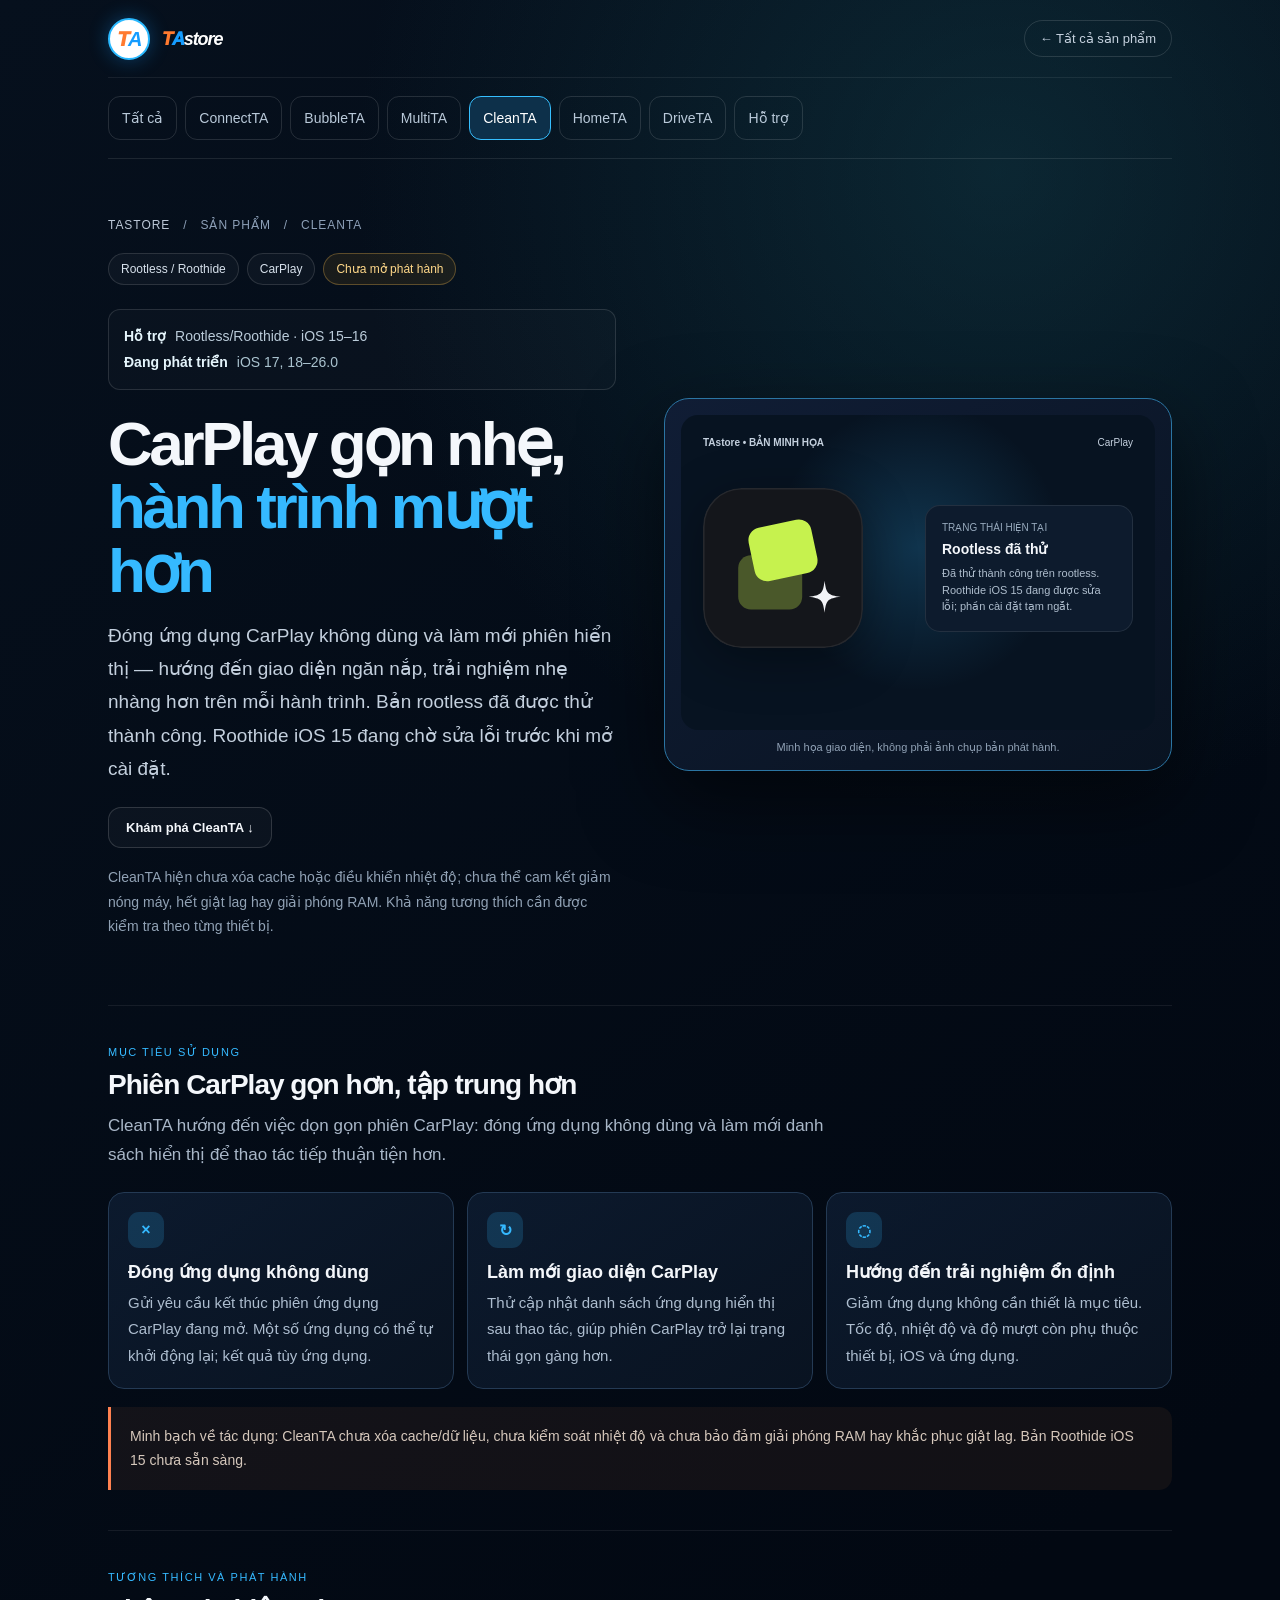
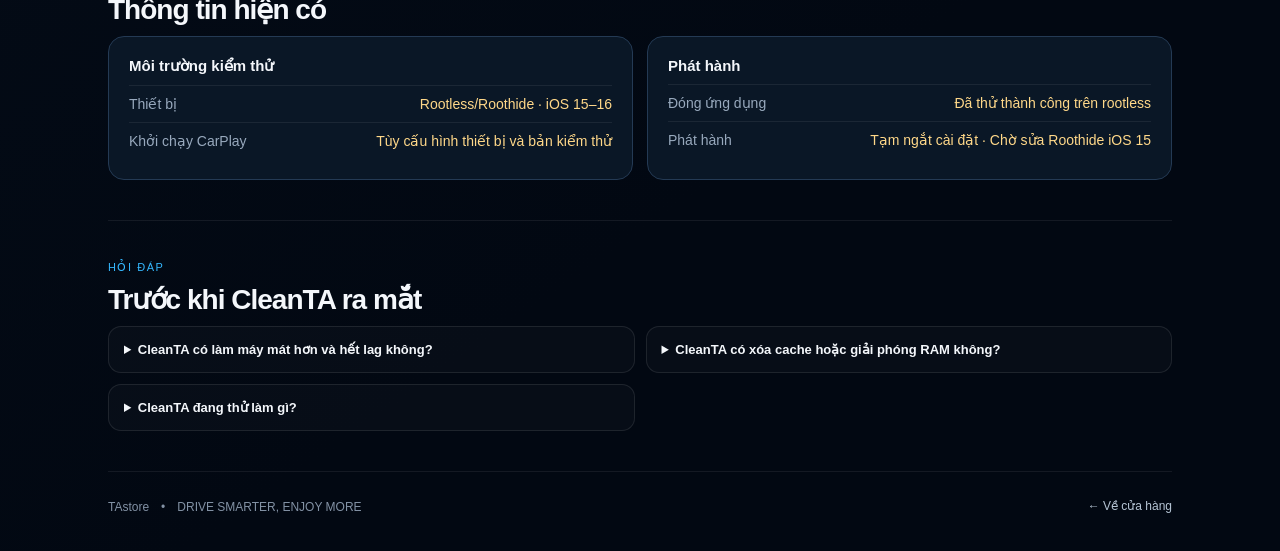
<file: cleanta.html>
<!doctype html>
<html lang="vi"><head><meta charset="utf-8"><meta name="viewport" content="width=device-width, initial-scale=1"><meta name="theme-color" content="#06101d"><title>CleanTA | TAstore</title>
<style>:root{--accent:#b9ed58;--accent2:#e6b45c}
/* TAstore master brand: use the same mark on every product page. */
.brand-mark.tastore-logo{width:42px;height:42px;box-sizing:border-box;flex:none;display:flex;align-items:center;justify-content:center;border-radius:50%;overflow:hidden;background:#fff;border:2px solid #2ab9ff;box-shadow:0 0 20px #159dff55;font-family:Arial,sans-serif;font-size:20px;font-style:italic;font-weight:900;letter-spacing:-1.5px;line-height:1;color:#159cff}
.brand-mark.tastore-logo b{color:#ff7a2f;font-weight:950}
.brand-mark.tastore-logo i{color:#159cff;font-style:italic}
.brand-name{display:flex;align-items:baseline;white-space:nowrap;font-size:18px;line-height:1;font-weight:850;letter-spacing:-1.1px;font-style:italic;color:#fff}
.brand-name b{color:#ff7a2f;font-weight:950}
.brand-name i{color:#159cff;font-style:italic;font-weight:950}
.brand-name em{color:#fff;font-style:italic;font-weight:850}
@media(max-width:760px){.brand-mark.tastore-logo{width:37px;height:37px;font-size:18px}}
</style>
<style>
:root{color-scheme:dark;--bg:#06101d;--panel:#0b1929;--line:#243a54;--text:#f4f7fb;--muted:#a9b7c8;--accent:#35b9ff;--accent2:#ff8150}
*{box-sizing:border-box}
body{margin:0;background:radial-gradient(circle at 78% 8%,#164d5966,transparent 29%),linear-gradient(145deg,#06101d,#020812 75%);color:var(--text);font-family:Inter,-apple-system,BlinkMacSystemFont,"Segoe UI",sans-serif}
a{color:inherit}
.wrap{max-width:1120px;margin:auto;padding:0 28px}
.top{height:78px;display:flex;align-items:center;justify-content:space-between;border-bottom:1px solid #ffffff12}
.brand{display:flex;align-items:center;gap:12px;text-decoration:none;font-weight:800;font-size:18px}
.brand-mark{width:42px;height:42px;border-radius:13px;display:grid;place-items:center;font-weight:900;font-size:17px;color:#fff;background:#111922;border:1px solid #ffffff1a;box-shadow:0 0 24px color-mix(in srgb,var(--accent) 20%,transparent)}
.brand-name span{color:var(--accent)}
.back{font-size:13px;color:#c5d1de;text-decoration:none;padding:10px 15px;border:1px solid #ffffff20;border-radius:20px}
.back:hover{border-color:var(--accent);color:white}
.hero{display:grid;grid-template-columns:1fr 1fr;gap:48px;align-items:center;padding:58px 0 52px}
.crumb{font-size:12px;color:#8da0b8;letter-spacing:.08em;text-transform:uppercase}
.crumb a{text-decoration:none;color:#bdc9d8}
.badges{display:flex;flex-wrap:wrap;gap:8px;margin:19px 0 24px}
.badges span{border:1px solid #ffffff20;background:#ffffff08;border-radius:99px;padding:8px 12px;color:#d7e1ec;font-size:12px}
.badges .status{border-color:#e4ad4c55;background:#d99b2418;color:#ffd889}
h1{font-size:clamp(39px,5.3vw,62px);line-height:1.02;letter-spacing:-.055em;margin:17px 0}
h1 span{color:var(--accent)}
.lead{font-size:17px;line-height:1.65;color:#c4d0de;max-width:560px;margin:0 0 22px}
.actions{display:flex;gap:11px;flex-wrap:wrap}
.button{display:inline-flex;justify-content:center;align-items:center;padding:12px 17px;border-radius:13px;text-decoration:none;font-size:13px;font-weight:750}
.primary{background:linear-gradient(100deg,#1097cf,var(--accent));box-shadow:0 9px 25px #138f9840}
.secondary{border:1px solid #ffffff26;background:#ffffff08}
.note{font-size:12px;color:#91a2b5;line-height:1.6;margin-top:17px}
.preview{padding:16px;border:1px solid color-mix(in srgb,var(--accent) 50%,#203047);border-radius:25px;background:linear-gradient(145deg,#101d35,#091321);box-shadow:0 28px 80px #0008}
.preview-screen{min-height:315px;position:relative;overflow:hidden;border-radius:17px;padding:22px;background:radial-gradient(circle at 50% 42%,color-mix(in srgb,var(--accent) 20%,transparent),transparent 48%),#071321}
.statusbar{display:flex;justify-content:space-between;font-size:10px;color:#c4d0de}
.bubble-layout{height:240px;display:grid;grid-template-columns:1fr 1fr;align-items:center;gap:14px}
.speed-ring{width:164px;height:164px;margin:auto;border-radius:50%;display:grid;place-items:center;background:conic-gradient(var(--accent2) 0 77%,#ffffff16 77%);padding:10px;box-shadow:0 0 35px color-mix(in srgb,var(--accent2) 20%,transparent)}
.speed-face{width:100%;height:100%;border-radius:50%;display:flex;flex-direction:column;align-items:center;justify-content:center;background:#f4f7fb;color:#121923}
.speed-face b{font-size:45px;line-height:1}.speed-face small{font-weight:800;font-size:12px;margin-top:5px}
.preview-info{padding:16px;border:1px solid #ffffff17;border-radius:15px;background:#0d1b2d}
.preview-info small{display:block;color:#97aabd;font-size:10px;margin-bottom:8px}
.preview-info strong{display:block;font-size:14px}
.preview-info p{color:#aebdcd;font-size:11px;line-height:1.5;margin:8px 0 0}
.caption{font-size:11px;color:#8fa0b4;margin-top:11px;text-align:center}
.section{padding:40px 0;border-top:1px solid #ffffff12}
.kicker{font-size:11px;color:var(--accent);letter-spacing:.14em;text-transform:uppercase}
h2{font-size:28px;letter-spacing:-.035em;margin:9px 0 10px}
.section-intro{color:var(--muted);line-height:1.6;max-width:720px;margin:0 0 22px}
.grid{display:grid;grid-template-columns:repeat(3,1fr);gap:13px}
.tile{padding:19px;border:1px solid var(--line);border-radius:16px;background:linear-gradient(145deg,#102139aa,#091321)}
.tile .icon{width:36px;height:36px;border-radius:11px;display:grid;place-items:center;background:color-mix(in srgb,var(--accent) 18%,transparent);color:var(--accent);font-weight:900}
.tile h3{font-size:15px;margin:13px 0 7px}
.tile p{font-size:13px;color:#adbdcf;line-height:1.58;margin:0}
.callout{padding:17px 19px;border-left:3px solid var(--accent2);border-radius:0 13px 13px 0;background:#ff8a4210;color:#d6c8bc;font-size:13px;line-height:1.6;margin-top:18px}
.info-grid{display:grid;grid-template-columns:1fr 1fr;gap:14px}
.info{padding:20px;border:1px solid var(--line);border-radius:16px;background:#0a1726}
.info h3{font-size:15px;margin:0 0 10px}
.info-row{display:flex;justify-content:space-between;gap:14px;padding:10px 0;border-top:1px solid #ffffff12;font-size:12px}
.info-row span:first-child{color:#98a9bd}
.info-row span:last-child{text-align:right;color:#e1e9f2}
.pending{color:#ffd889!important}
.faq{display:grid;grid-template-columns:1fr 1fr;gap:11px}
details{border:1px solid #ffffff18;background:#ffffff06;border-radius:13px;padding:15px}
summary{cursor:pointer;font-weight:700;font-size:13px}
details p{color:#acbbcc;font-size:12px;line-height:1.6;margin-bottom:0}
.footer{padding:27px 0 35px;border-top:1px solid #ffffff12;color:#8392a5;font-size:12px;display:flex;justify-content:space-between}
.footer a{text-decoration:none;color:#b6c5d5}
@media(max-width:800px){.hero{grid-template-columns:1fr;gap:28px;padding:42px 0}.preview{max-width:650px;width:100%}.grid{grid-template-columns:1fr}.info-grid{grid-template-columns:1fr}}
@media(max-width:540px){.wrap{padding:0 17px}.top{height:68px}.brand-mark{width:37px;height:37px}.brand{font-size:16px}.back{padding:9px 11px;font-size:11px}.hero{padding:34px 0 38px}h1{font-size:42px}.lead{font-size:15px}.preview{padding:9px}.preview-screen{min-height:285px;padding:15px}.bubble-layout{height:225px;grid-template-columns:1fr 1fr;gap:7px}.speed-ring{width:130px;height:130px;padding:8px}.speed-face b{font-size:37px}.preview-info{padding:11px}.section{padding:32px 0}h2{font-size:24px}.faq{grid-template-columns:1fr}.footer{display:block}.footer span{display:block;margin-top:8px}}
</style>
<link rel="stylesheet" href="assets/store-polish.css?v=20260928-1"><script src="assets/site.js?v=20260928-1" defer></script></head><body><div class="wrap">
<header class="top"><a class="brand" href="./" aria-label="Về TAstore"><span class="brand-mark tastore-logo" aria-hidden="true"><b>T</b><i>A</i></span><span class="brand-name"><b>T</b><i>A</i><em>store</em></span></a><a class="back" href="./#products">← Tất cả sản phẩm</a></header>
<nav class="product-nav" aria-label="Các sản phẩm TA"><a href="./#products">Tất cả</a><a href="connectta.html">ConnectTA</a><a href="bubbleta.html">BubbleTA</a><a href="multita.html">MultiTA</a><a href="cleanta.html" aria-current="page">CleanTA</a><a href="hometa.html">HomeTA</a><a href="driveta.html">DriveTA</a><a href="./#support">Hỗ trợ</a></nav><main>
<section class="hero"><div><div class="crumb"><a href="./">TAstore</a>　/　Sản phẩm　/　CleanTA</div>
<div class="badges"><span>Rootless / Roothide</span><span>CarPlay</span><span class="status">Chưa mở phát hành</span></div><div class="compat-summary"><p><strong>Hỗ trợ</strong> Rootless/Roothide · iOS 15–16</p><p><strong>Đang phát triển</strong> iOS 17, 18–26.0</p></div>
<h1>CarPlay gọn nhẹ,<br><span>hành trình mượt hơn</span></h1><p class="lead">Đóng ứng dụng CarPlay không dùng và làm mới phiên hiển thị — hướng đến giao diện ngăn nắp, trải nghiệm nhẹ nhàng hơn trên mỗi hành trình. Bản rootless đã được thử thành công. Roothide iOS 15 đang chờ sửa lỗi trước khi mở cài đặt.</p>
<div class="actions"><a class="button secondary" href="#features">Khám phá CleanTA ↓</a></div>
<p class="note">CleanTA hiện chưa xóa cache hoặc điều khiển nhiệt độ; chưa thể cam kết giảm nóng máy, hết giật lag hay giải phóng RAM. Khả năng tương thích cần được kiểm tra theo từng thiết bị.</p></div>
<div class="preview"><div class="preview-screen"><div class="statusbar"><b>TAstore • BẢN MINH HỌA</b><span>CarPlay</span></div>
<div class="bubble-layout"><img class="cleanta-product-icon" src="assets/cleanta-icon.svg" alt="Logo CleanTA" width="160" height="160" style="display:block;width:clamp(100px,30vw,160px);height:auto;flex:none;border-radius:24%;filter:drop-shadow(0 12px 25px #0005)">
<div class="preview-info"><small>TRẠNG THÁI HIỆN TẠI</small><strong>Rootless đã thử</strong><p>Đã thử thành công trên rootless. Roothide iOS 15 đang được sửa lỗi; phần cài đặt tạm ngắt.</p></div></div></div><div class="caption">Minh họa giao diện, không phải ảnh chụp bản phát hành.</div></div>
</section>
<section class="section" id="features"><div class="kicker">Mục tiêu sử dụng</div><h2>Phiên CarPlay gọn hơn, tập trung hơn</h2><p class="section-intro">CleanTA hướng đến việc dọn gọn phiên CarPlay: đóng ứng dụng không dùng và làm mới danh sách hiển thị để thao tác tiếp thuận tiện hơn.</p><div class="grid"><article class="tile"><div class="icon">×</div><h3>Đóng ứng dụng không dùng</h3><p>Gửi yêu cầu kết thúc phiên ứng dụng CarPlay đang mở. Một số ứng dụng có thể tự khởi động lại; kết quả tùy ứng dụng.</p></article><article class="tile"><div class="icon">↻</div><h3>Làm mới giao diện CarPlay</h3><p>Thử cập nhật danh sách ứng dụng hiển thị sau thao tác, giúp phiên CarPlay trở lại trạng thái gọn gàng hơn.</p></article><article class="tile"><div class="icon">◌</div><h3>Hướng đến trải nghiệm ổn định</h3><p>Giảm ứng dụng không cần thiết là mục tiêu. Tốc độ, nhiệt độ và độ mượt còn phụ thuộc thiết bị, iOS và ứng dụng.</p></article></div><div class="callout">Minh bạch về tác dụng: CleanTA chưa xóa cache/dữ liệu, chưa kiểm soát nhiệt độ và chưa bảo đảm giải phóng RAM hay khắc phục giật lag. Bản Roothide iOS 15 chưa sẵn sàng.</div></section>
<section class="section"><div class="kicker">Tương thích và phát hành</div><h2>Thông tin hiện có</h2><div class="info-grid"><div class="info"><h3>Môi trường kiểm thử</h3><div class="info-row"><span>Thiết bị</span><span class="pending">Rootless/Roothide · iOS 15–16</span></div><div class="info-row"><span>Khởi chạy CarPlay</span><span class="pending">Tùy cấu hình thiết bị và bản kiểm thử</span></div></div><div class="info"><h3>Phát hành</h3><div class="info-row"><span>Đóng ứng dụng</span><span class="pending">Đã thử thành công trên rootless</span></div><div class="info-row"><span>Phát hành</span><span class="pending">Tạm ngắt cài đặt · Chờ sửa Roothide iOS 15</span></div></div></div></section>
<section class="section"><div class="kicker">Hỏi đáp</div><h2>Trước khi CleanTA ra mắt</h2><div class="faq"><details><summary>CleanTA có làm máy mát hơn và hết lag không?</summary><p>Chưa thể hứa điều đó. CleanTA chưa đo nhiệt độ, chưa dọn cache và chưa có số đo chứng minh mức giảm nhiệt hoặc tăng hiệu năng. Tác dụng thực tế tùy thiết bị, iOS và ứng dụng.</p></details><details><summary>CleanTA có xóa cache hoặc giải phóng RAM không?</summary><p>Không. CleanTA chưa xóa cache/dữ liệu và không bảo đảm giải phóng bộ nhớ.</p></details><details><summary>CleanTA đang thử làm gì?</summary><p>Tiện ích gửi yêu cầu đóng ứng dụng CarPlay không dùng và làm mới danh sách hiển thị, với mục tiêu giữ phiên CarPlay gọn gàng hơn.</p></details></div></section>
</main><footer class="footer"><span>TAstore　•　DRIVE SMARTER, ENJOY MORE</span><span><a href="./#products">← Về cửa hàng</a></span></footer>
</div></body></html>
</file>
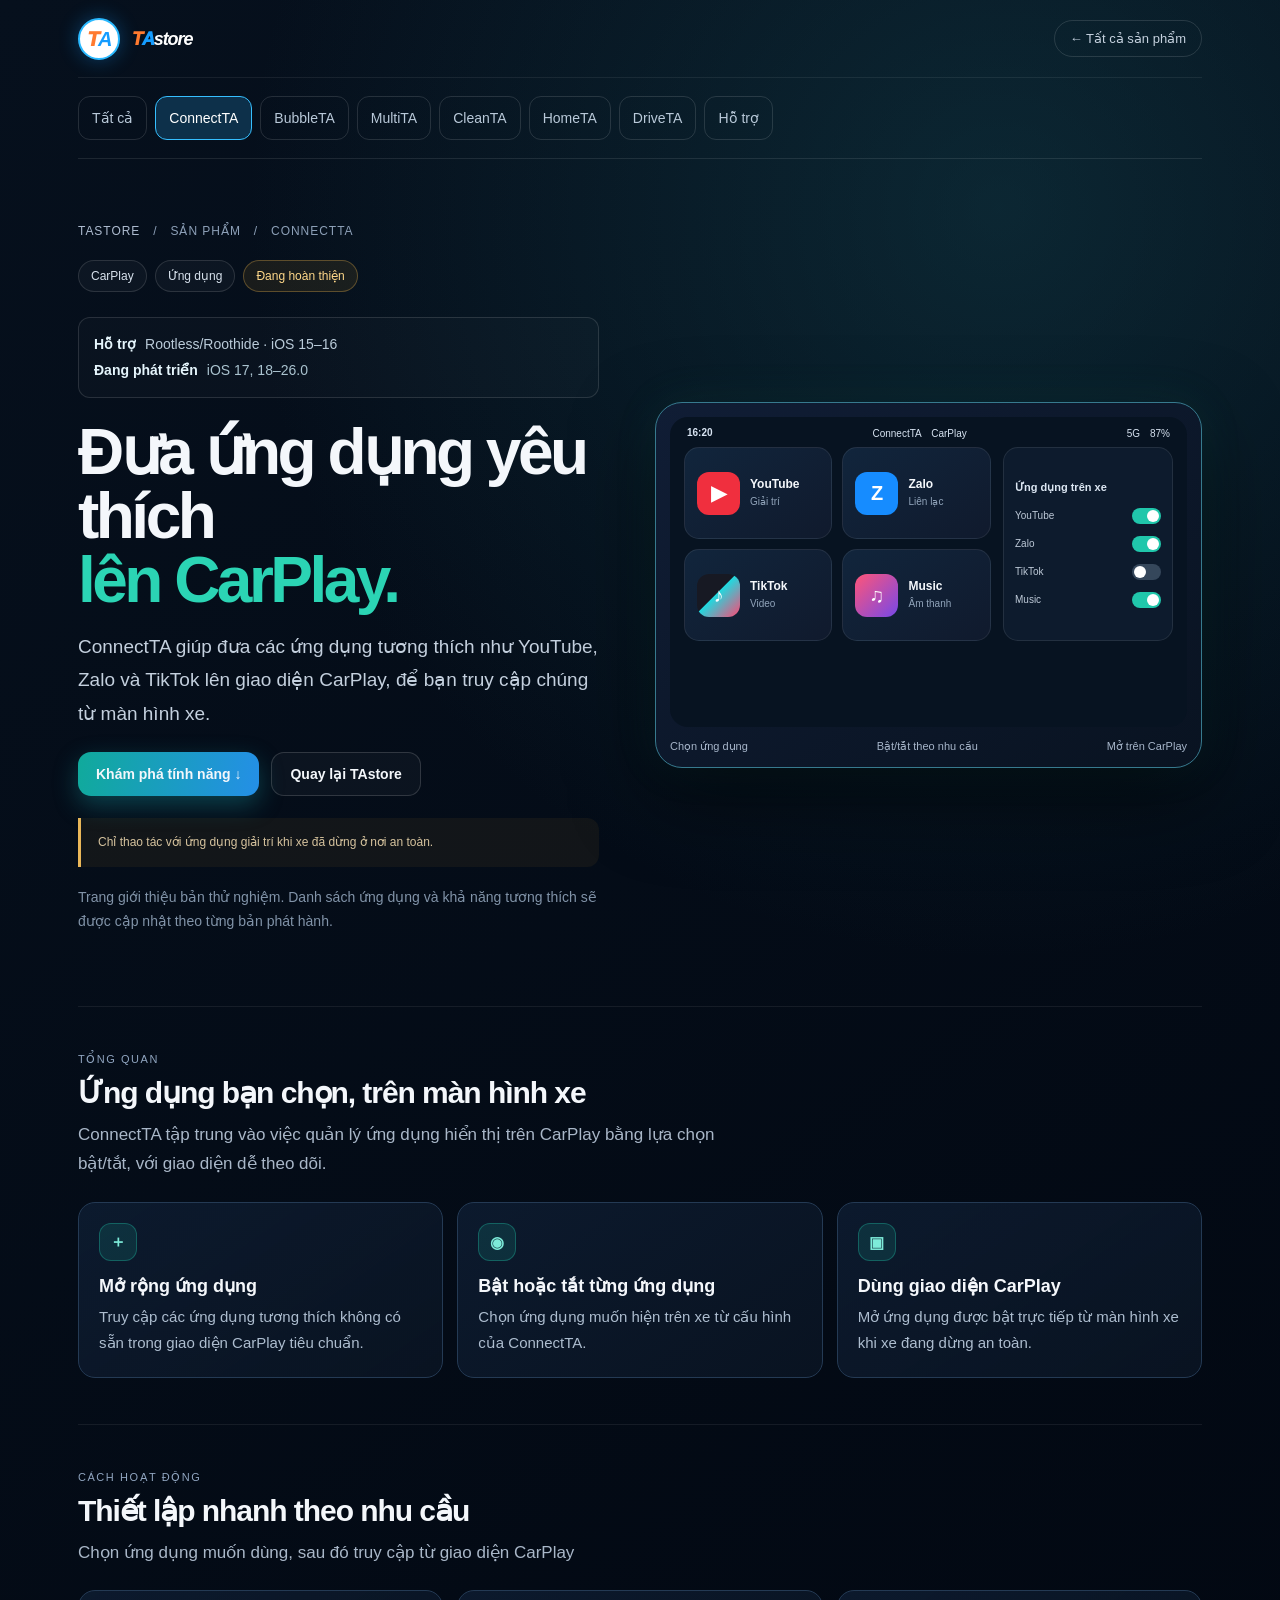
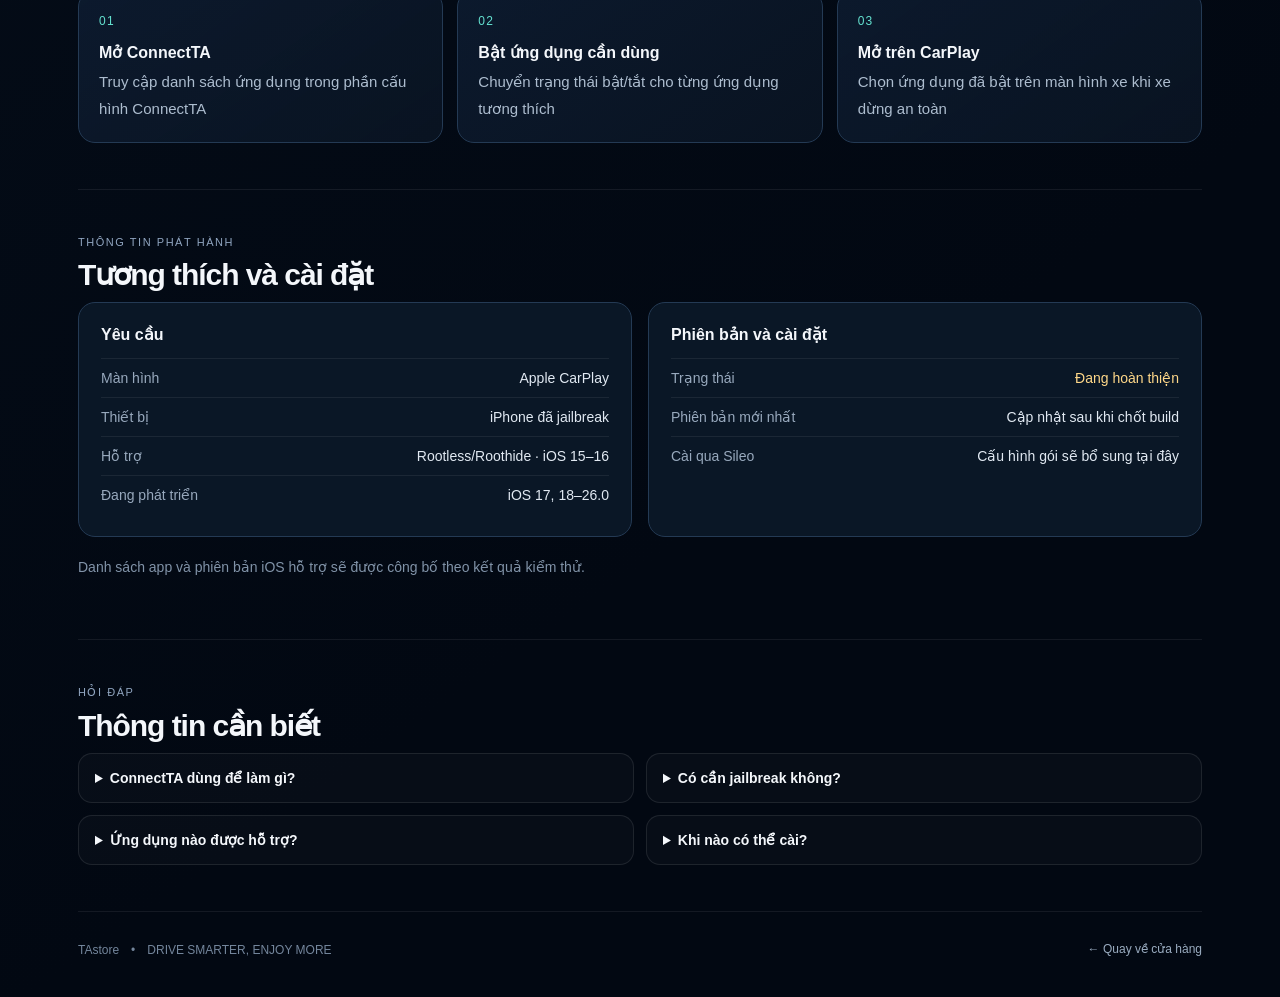
<file: connectta.html>
<!doctype html>
<html lang="vi">
<head>
<meta charset="utf-8">
<meta name="viewport" content="width=device-width, initial-scale=1">
<meta name="theme-color" content="#06101d">
<title>ConnectTA — Mở rộng ứng dụng trên CarPlay | TAstore</title>
<style>
:root{color-scheme:dark;--bg:#06101d;--panel:#0b1929;--line:#243a54;--text:#f4f7fb;--muted:#a9b7c8;--cyan:#2bd4b4;--orange:#ff8b3d}
*{box-sizing:border-box}
body{margin:0;background:radial-gradient(circle at 78% 8%,#164d5966,transparent 29%),linear-gradient(145deg,#06101d,#020812 75%);color:var(--text);font-family:Inter,-apple-system,BlinkMacSystemFont,"Segoe UI",sans-serif}
a{color:inherit}
.wrap{max-width:1180px;margin:auto;padding:0 28px}
.top{height:78px;display:flex;align-items:center;justify-content:space-between;border-bottom:1px solid #ffffff12}
.brand{display:flex;align-items:center;gap:12px;text-decoration:none}
.brand-mark{width:42px;height:42px;border-radius:13px;overflow:hidden;box-shadow:0 0 24px #2bd4b433}
.brand-mark svg{width:100%;height:100%;display:block}
.brand-name{font-weight:800;font-size:18px;letter-spacing:-.5px}
.brand-name span{color:var(--cyan)}
.back{font-size:13px;color:#c5d1de;text-decoration:none;padding:10px 15px;border:1px solid #ffffff20;border-radius:20px}
.back:hover{border-color:#2bd4b4;color:white}
.hero{display:grid;grid-template-columns:1fr 1.05fr;gap:56px;align-items:center;padding:64px 0 58px}
.crumb{font-size:12px;color:#8da0b8;letter-spacing:.08em;text-transform:uppercase}
.crumb a{text-decoration:none;color:#aebcd0}
.badges{display:flex;flex-wrap:wrap;gap:8px;margin:20px 0 25px}
.badges span{border:1px solid #ffffff20;background:#ffffff08;border-radius:99px;padding:8px 12px;color:#d7e1ec;font-size:12px}
.badges .status{border-color:#e4ad4c55;background:#d99b2418;color:#ffd889}
h1{font-size:clamp(40px,5.1vw,64px);line-height:1;letter-spacing:-.055em;margin:18px 0}
h1 span{color:var(--cyan)}
.lead{font-size:18px;line-height:1.65;color:#c4d0de;max-width:520px;margin:0 0 22px}
.actions{display:flex;gap:12px;flex-wrap:wrap}
.button{display:inline-flex;justify-content:center;align-items:center;padding:13px 18px;border-radius:13px;text-decoration:none;font-size:14px;font-weight:750}
.primary{background:linear-gradient(100deg,#10aa9b,#248fe7);box-shadow:0 9px 25px #138f9866}
.secondary{border:1px solid #ffffff26;background:#ffffff08}
.note{font-size:12px;color:#8193a8;line-height:1.55;margin-top:18px}
.preview{position:relative;padding:14px;border:1px solid #377a8e;border-radius:27px;background:linear-gradient(145deg,#101d35,#091321);box-shadow:0 28px 80px #0008,0 0 45px #26ccb018}
.screen{min-height:310px;border-radius:18px;background:#071321;overflow:hidden;position:relative;padding:30px 14px 14px}
.statusbar{position:absolute;left:17px;right:17px;top:10px;display:flex;justify-content:space-between;color:#d8e4f2;font-size:10px}
.screen-body{display:grid;grid-template-columns:1fr 170px;gap:12px;height:100%}
.app-grid{display:grid;grid-template-columns:repeat(2,1fr);gap:10px;align-content:center}
.app{min-height:92px;border:1px solid #ffffff15;border-radius:15px;background:linear-gradient(145deg,#11253c,#101a2d);display:flex;align-items:center;gap:10px;padding:12px}
.app-icon{width:43px;height:43px;border-radius:12px;display:grid;place-items:center;color:white;font-size:20px;font-weight:850;flex:none}
.yt{background:#f02f3e}.zalo{background:#168cff}.tiktok{background:linear-gradient(135deg,#171923 45%,#20d9df 46%,#ff4774)}.music{background:linear-gradient(135deg,#ff5578,#7748e8)}
.app b{font-size:12px;display:block}.app small{font-size:10px;color:#91a4ba}
.settings{border:1px solid #ffffff17;border-radius:15px;background:#0d1b2d;padding:13px 11px;display:flex;flex-direction:column;justify-content:center;gap:12px}
.settings-title{font-size:11px;font-weight:750;color:#dce7f3;margin-bottom:2px}
.toggle-row{display:flex;align-items:center;justify-content:space-between;gap:8px;font-size:10px;color:#bdc9d7}
.toggle{width:29px;height:16px;border-radius:12px;background:#20c7ab;position:relative;flex:none}
.toggle:after{content:"";position:absolute;width:12px;height:12px;right:2px;top:2px;border-radius:50%;background:white}
.toggle.off{background:#35475b}.toggle.off:after{right:auto;left:2px}
.caption{display:flex;justify-content:space-between;gap:12px;margin-top:13px;font-size:11px;color:#a7b6ca}
.section{padding:46px 0;border-top:1px solid #ffffff12}
.kicker{font-size:11px;color:#91a6c1;letter-spacing:.14em;text-transform:uppercase}
h2{font-size:30px;letter-spacing:-.035em;margin:9px 0 10px}
.section-intro{color:var(--muted);line-height:1.6;max-width:650px;margin:0 0 23px}
.feature-grid,.steps{display:grid;grid-template-columns:repeat(3,1fr);gap:14px}
.feature,.step{padding:20px;border:1px solid var(--line);border-radius:17px;background:linear-gradient(145deg,#102139aa,#091321)}
.feature-icon{width:38px;height:38px;border-radius:12px;background:#20c7ab22;border:1px solid #20c7ab55;display:grid;place-items:center;color:#7debd9;font-weight:800}
.feature h3,.step h3{font-size:16px;margin:14px 0 7px}
.feature p,.step p{font-size:13px;color:#adbdcf;line-height:1.6;margin:0}
.steps{counter-reset:step}.step{counter-increment:step}.step:before{content:"0" counter(step);font-size:12px;color:#64e1d0;letter-spacing:.1em}
.info-grid{display:grid;grid-template-columns:1fr 1fr;gap:16px}
.info{padding:22px;border:1px solid var(--line);border-radius:17px;background:#0a1726}
.info h3{font-size:16px;margin:0 0 14px}
.info-row{display:flex;justify-content:space-between;gap:16px;padding:11px 0;border-top:1px solid #ffffff12;font-size:13px}
.info-row span:first-child{color:#98a9bd}.info-row span:last-child{text-align:right;color:#e1e9f2}.pending{color:#ffd889!important}
.faq{display:grid;grid-template-columns:1fr 1fr;gap:12px}
.faq details{border:1px solid #ffffff18;background:#ffffff06;border-radius:14px;padding:16px}
.faq summary{cursor:pointer;font-weight:700;font-size:14px}
.faq p{color:#acbbcc;font-size:13px;line-height:1.6;margin-bottom:0}
.safety{padding:15px 17px;border-left:3px solid #eab759;border-radius:0 12px 12px 0;background:#d99b2410;color:#d6c39e;font-size:12px;line-height:1.55;margin-top:22px}
.footer{padding:30px 0 38px;border-top:1px solid #ffffff12;color:#74869c;font-size:12px;display:flex;justify-content:space-between}
@media(max-width:800px){.hero{grid-template-columns:1fr;gap:32px;padding:44px 0}.preview{max-width:620px}.feature-grid,.steps{grid-template-columns:1fr}.info-grid{grid-template-columns:1fr}}
@media(max-width:520px){.wrap{padding:0 17px}.top{height:68px}.brand-mark{width:37px;height:37px}.brand-name{font-size:16px}.back{padding:9px 11px;font-size:12px}.hero{padding:36px 0 42px}h1{font-size:43px}.lead{font-size:16px}.screen{min-height:300px;padding:30px 8px 8px}.preview{padding:9px}.screen-body{grid-template-columns:1fr 124px;gap:7px}.app{min-height:76px;padding:8px;gap:7px}.app-icon{width:34px;height:34px;border-radius:10px;font-size:16px}.app b{font-size:10px}.app small{font-size:9px}.settings{padding:10px 8px}.toggle-row{font-size:9px}.caption{font-size:10px}.section{padding:34px 0}h2{font-size:25px}.faq{grid-template-columns:1fr}.footer{display:block}.footer span{display:block;margin-top:8px}}

/* TAstore master brand: use the same mark on every product page. */
.brand-mark.tastore-logo{width:42px;height:42px;box-sizing:border-box;flex:none;display:flex;align-items:center;justify-content:center;border-radius:50%;overflow:hidden;background:#fff;border:2px solid #2ab9ff;box-shadow:0 0 20px #159dff55;font-family:Arial,sans-serif;font-size:20px;font-style:italic;font-weight:900;letter-spacing:-1.5px;line-height:1;color:#159cff}
.brand-mark.tastore-logo b{color:#ff7a2f;font-weight:950}
.brand-mark.tastore-logo i{color:#159cff;font-style:italic}
.brand-name{display:flex;align-items:baseline;white-space:nowrap;font-size:18px;line-height:1;font-weight:850;letter-spacing:-1.1px;font-style:italic;color:#fff}
.brand-name b{color:#ff7a2f;font-weight:950}
.brand-name i{color:#159cff;font-style:italic;font-weight:950}
.brand-name em{color:#fff;font-style:italic;font-weight:850}
@media(max-width:760px){.brand-mark.tastore-logo{width:37px;height:37px;font-size:18px}}
</style>
<link rel="stylesheet" href="assets/store-polish.css?v=20260928-1"><script src="assets/site.js?v=20260928-1" defer></script></head>
<body>
<div class="wrap">
<header class="top">
<a class="brand" href="./" aria-label="Về TAstore">
<span class="brand-mark tastore-logo" aria-hidden="true"><b>T</b><i>A</i></span>
<span class="brand-name"><b>T</b><i>A</i><em>store</em></span></a>
<a class="back" href="./#products">← Tất cả sản phẩm</a>
</header>

<nav class="product-nav" aria-label="Các sản phẩm TA"><a href="./#products">Tất cả</a><a href="connectta.html" aria-current="page">ConnectTA</a><a href="bubbleta.html">BubbleTA</a><a href="multita.html">MultiTA</a><a href="cleanta.html">CleanTA</a><a href="hometa.html">HomeTA</a><a href="driveta.html">DriveTA</a><a href="./#support">Hỗ trợ</a></nav><main>
<section class="hero">
<div>
<div class="crumb"><a href="./">TAstore</a>　/　Sản phẩm　/　ConnectTA</div>
<div class="badges"><span>CarPlay</span><span>Ứng dụng</span><span class="status">Đang hoàn thiện</span></div><div class="compat-summary"><p><strong>Hỗ trợ</strong> Rootless/Roothide · iOS 15–16</p><p><strong>Đang phát triển</strong> iOS 17, 18–26.0</p></div>
<h1>Đưa ứng dụng yêu thích<br><span>lên CarPlay.</span></h1>
<p class="lead">ConnectTA giúp đưa các ứng dụng tương thích như YouTube, Zalo và TikTok lên giao diện CarPlay, để bạn truy cập chúng từ màn hình xe.</p>
<div class="actions"><a class="button primary" href="#features">Khám phá tính năng ↓</a><a class="button secondary" href="./#products">Quay lại TAstore</a></div>
<div class="safety">Chỉ thao tác với ứng dụng giải trí khi xe đã dừng ở nơi an toàn.</div>
<p class="note">Trang giới thiệu bản thử nghiệm. Danh sách ứng dụng và khả năng tương thích sẽ được cập nhật theo từng bản phát hành.</p>
</div>
<div class="preview" aria-label="Hình minh họa các ứng dụng được chọn cho CarPlay">
<div class="screen">
<div class="statusbar"><b>16:20</b><span>ConnectTA　CarPlay</span><span>5G　87%</span></div>
<div class="screen-body">
<div class="app-grid">
<div class="app"><span class="app-icon yt">▶</span><span><b>YouTube</b><small>Giải trí</small></span></div>
<div class="app"><span class="app-icon zalo">Z</span><span><b>Zalo</b><small>Liên lạc</small></span></div>
<div class="app"><span class="app-icon tiktok">♪</span><span><b>TikTok</b><small>Video</small></span></div>
<div class="app"><span class="app-icon music">♫</span><span><b>Music</b><small>Âm thanh</small></span></div>
</div>
<div class="settings"><div class="settings-title">Ứng dụng trên xe</div>
<div class="toggle-row"><span>YouTube</span><i class="toggle"></i></div>
<div class="toggle-row"><span>Zalo</span><i class="toggle"></i></div>
<div class="toggle-row"><span>TikTok</span><i class="toggle off"></i></div>
<div class="toggle-row"><span>Music</span><i class="toggle"></i></div>
</div>
</div>
</div>
<div class="caption"><span>Chọn ứng dụng</span><span>Bật/tắt theo nhu cầu</span><span>Mở trên CarPlay</span></div>
</div>
</section>

<section class="section" id="features">
<div class="kicker">Tổng quan</div><h2>Ứng dụng bạn chọn, trên màn hình xe</h2>
<p class="section-intro">ConnectTA tập trung vào việc quản lý ứng dụng hiển thị trên CarPlay bằng lựa chọn bật/tắt, với giao diện dễ theo dõi.</p>
<div class="feature-grid">
<article class="feature"><div class="feature-icon">＋</div><h3>Mở rộng ứng dụng</h3><p>Truy cập các ứng dụng tương thích không có sẵn trong giao diện CarPlay tiêu chuẩn.</p></article>
<article class="feature"><div class="feature-icon">◉</div><h3>Bật hoặc tắt từng ứng dụng</h3><p>Chọn ứng dụng muốn hiện trên xe từ cấu hình của ConnectTA.</p></article>
<article class="feature"><div class="feature-icon">▣</div><h3>Dùng giao diện CarPlay</h3><p>Mở ứng dụng được bật trực tiếp từ màn hình xe khi xe đang dừng an toàn.</p></article>
</div>
</section>

<section class="section" id="how">
<div class="kicker">Cách hoạt động</div><h2>Thiết lập nhanh theo nhu cầu</h2>
<p class="section-intro">Chọn ứng dụng muốn dùng, sau đó truy cập từ giao diện CarPlay</p>
<div class="steps">
<article class="step"><h3>Mở ConnectTA</h3><p>Truy cập danh sách ứng dụng trong phần cấu hình ConnectTA</p></article>
<article class="step"><h3>Bật ứng dụng cần dùng</h3><p>Chuyển trạng thái bật/tắt cho từng ứng dụng tương thích</p></article>
<article class="step"><h3>Mở trên CarPlay</h3><p>Chọn ứng dụng đã bật trên màn hình xe khi xe dừng an toàn</p></article>
</div>
</section>

<section class="section" id="compatibility">
<div class="kicker">Thông tin phát hành</div><h2>Tương thích và cài đặt</h2>
<div class="info-grid">
<div class="info"><h3>Yêu cầu</h3>
<div class="info-row"><span>Màn hình</span><span>Apple CarPlay</span></div>
<div class="info-row"><span>Thiết bị</span><span>iPhone đã jailbreak</span></div>
<div class="info-row"><span>Hỗ trợ</span><span>Rootless/Roothide · iOS 15–16</span></div><div class="info-row"><span>Đang phát triển</span><span>iOS 17, 18–26.0</span></div>
</div>
<div class="info"><h3>Phiên bản và cài đặt</h3>
<div class="info-row"><span>Trạng thái</span><span class="pending">Đang hoàn thiện</span></div>
<div class="info-row"><span>Phiên bản mới nhất</span><span>Cập nhật sau khi chốt build</span></div>
<div class="info-row"><span>Cài qua Sileo</span><span>Cấu hình gói sẽ bổ sung tại đây</span></div>
</div>
</div>
<p class="note">Danh sách app và phiên bản iOS hỗ trợ sẽ được công bố theo kết quả kiểm thử.</p>
</section>

<section class="section" id="faq">
<div class="kicker">Hỏi đáp</div><h2>Thông tin cần biết</h2>
<div class="faq">
<details><summary>ConnectTA dùng để làm gì?</summary><p>ConnectTA giúp hiển thị và mở các ứng dụng tương thích từ giao diện CarPlay.</p></details>
<details><summary>Có cần jailbreak không?</summary><p>Có. ConnectTA là tweak dành cho iPhone đã jailbreak.</p></details>
<details><summary>Ứng dụng nào được hỗ trợ?</summary><p>Danh sách có thể thay đổi theo phiên bản. Trang sẽ ghi rõ các ứng dụng đã kiểm thử khi phát hành.</p></details>
<details><summary>Khi nào có thể cài?</summary><p>Hướng dẫn và nút cài Sileo sẽ được bật khi gói phát hành chính thức được đưa lên TAstore.</p></details>
</div>
</section>
</main>

<footer class="footer"><span>TAstore　•　DRIVE SMARTER, ENJOY MORE</span><span><a href="./#products" style="color:#9aacc0;text-decoration:none">← Quay về cửa hàng</a></span></footer>
</div>
</body>
</html>
</file>
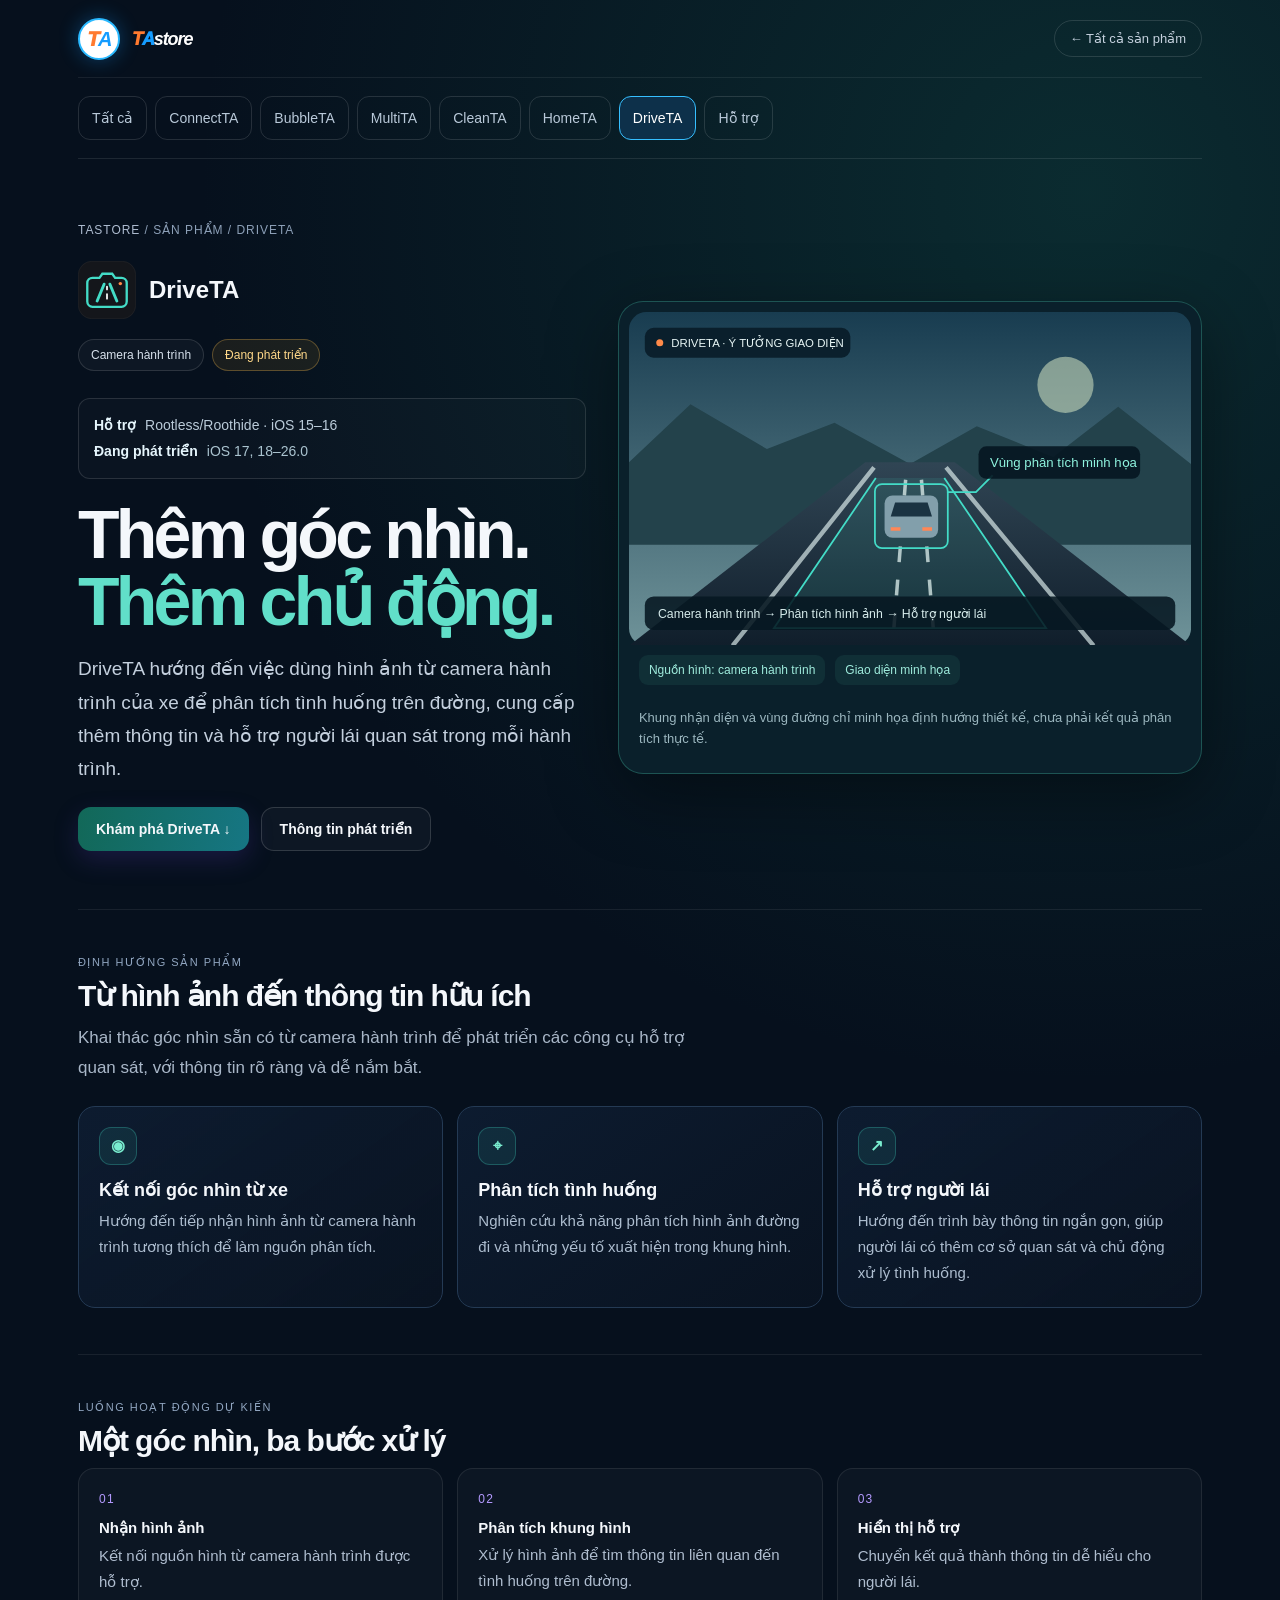
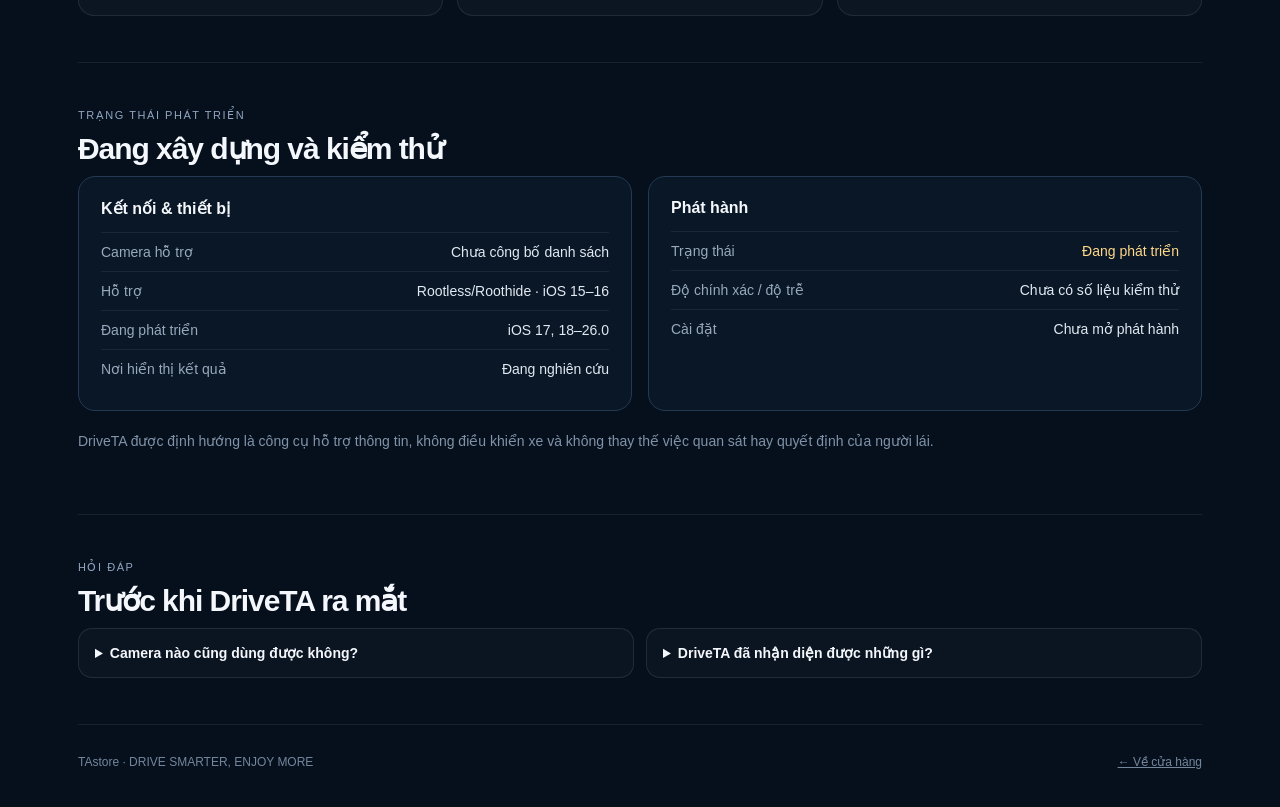
<file: driveta.html>
<!doctype html>
<html lang="vi">
<head>
<meta charset="utf-8">
<meta name="viewport" content="width=device-width, initial-scale=1">
<meta name="theme-color" content="#06101d">
<title>DriveTA — Góc nhìn thông minh từ camera hành trình | TAstore</title>
<style>
:root{color-scheme:dark;--bg:#06101d;--panel:#0b1929;--line:#243a54;--text:#f4f7fb;--muted:#a9b7c8;--blue:#39baff;--violet:#9b72ff}
*{box-sizing:border-box}
body{margin:0;background:radial-gradient(circle at 78% 8%,#25377866,transparent 28%),linear-gradient(145deg,#06101d,#020812 75%);color:var(--text);font-family:Inter,-apple-system,BlinkMacSystemFont,"Segoe UI",sans-serif}
a{color:inherit}
.wrap{max-width:1180px;margin:auto;padding:0 28px}
.top{height:78px;display:flex;align-items:center;justify-content:space-between;border-bottom:1px solid #ffffff12}
.brand{display:flex;align-items:center;gap:12px;text-decoration:none}
.brand-mark{width:42px;height:42px;border-radius:13px;overflow:hidden;box-shadow:0 0 24px #7c8cff33}
.brand-mark svg{width:100%;height:100%;display:block}
.brand-name{font-weight:800;font-size:18px;letter-spacing:-.5px}
.brand-name span{color:#54baff}
.back{font-size:13px;color:#c5d1de;text-decoration:none;padding:10px 15px;border:1px solid #ffffff20;border-radius:20px}
.back:hover{border-color:#8a70ff;color:white}
.hero{display:grid;grid-template-columns:1fr 1.05fr;gap:56px;align-items:center;padding:64px 0 58px}
.crumb{font-size:12px;color:#8da0b8;letter-spacing:.08em;text-transform:uppercase}
.crumb a{text-decoration:none;color:#aebcd0}
h1{font-size:clamp(42px,5.5vw,68px);line-height:.98;letter-spacing:-.055em;margin:18px 0}
h1 span{color:#a98aff}
.lead{font-size:18px;line-height:1.65;color:#c4d0de;max-width:520px;margin:0 0 22px}
.badges{display:flex;flex-wrap:wrap;gap:8px;margin:20px 0 27px}
.badges span{border:1px solid #ffffff20;background:#ffffff08;border-radius:99px;padding:8px 12px;color:#d7e1ec;font-size:12px}
.badges .status{border-color:#e4ad4c55;background:#d99b2418;color:#ffd889}
.actions{display:flex;gap:12px;flex-wrap:wrap}
.button{display:inline-flex;justify-content:center;align-items:center;padding:13px 18px;border-radius:13px;text-decoration:none;font-size:14px;font-weight:750}
.primary{background:linear-gradient(100deg,#7252e8,#358ff4);box-shadow:0 9px 25px #5035a644}
.secondary{border:1px solid #ffffff26;background:#ffffff08}
.note{font-size:12px;color:#8193a8;line-height:1.55;margin-top:18px}
.preview{position:relative;padding:14px;border:1px solid #526ca0;border-radius:27px;background:linear-gradient(145deg,#101d35,#091321);box-shadow:0 28px 80px #0008,0 0 45px #5975ff18}
.screen{height:310px;border-radius:18px;background:#071321;overflow:hidden;position:relative;padding:30px 12px 12px}
.statusbar{position:absolute;left:16px;right:16px;top:10px;display:flex;justify-content:space-between;color:#d8e4f2;font-size:10px}
.panes{height:100%;display:grid;grid-template-columns:1fr 1fr;gap:8px}
.pane{position:relative;border:1px solid #ffffff1b;border-radius:14px;overflow:hidden}
.map-pane{background:linear-gradient(135deg,#164257,#112738)}
.map-road{position:absolute;height:8px;border-radius:9px;background:#95bdd344;transform-origin:left}
.road-a{width:135%;top:31%;left:-12%;transform:rotate(27deg)}
.road-b{width:125%;top:72%;left:-5%;transform:rotate(-25deg)}
.road-c{width:80%;top:10%;left:52%;transform:rotate(85deg)}
.map-label{position:absolute;top:14px;left:13px;padding:7px 9px;border-radius:9px;background:#061522aa;font-size:10px}
.speed{position:absolute;right:13px;top:43%;width:48px;height:48px;border:5px solid #fa514d;border-radius:50%;display:grid;place-items:center;background:#fff;color:#111;font-weight:850;font-size:15px}
.route{position:absolute;left:13px;bottom:14px;font-size:11px;color:#e6f2ff}
.media-pane{background:linear-gradient(145deg,#241b44,#121a34);display:flex;flex-direction:column;justify-content:center;align-items:center;gap:11px}
.album{width:100px;height:100px;border-radius:18px;background:radial-gradient(circle at 28% 20%,#ffcf72,#f45e91 43%,#5d58d7 78%);display:grid;place-items:center;font-size:26px;box-shadow:0 12px 28px #0006}
.track{text-align:center}.track b{display:block;font-size:13px}.track small{font-size:10px;color:#b9c2d4}
.controls{display:flex;gap:17px;align-items:center;color:#ebf1fb;font-size:14px}
.divider{position:absolute;left:50%;top:42px;bottom:24px;width:3px;border-radius:5px;background:#b29aff;box-shadow:0 0 15px #a085ff99}
.grip{position:absolute;top:47%;left:50%;transform:translate(-50%,-50%);width:20px;height:48px;border-radius:12px;background:#a78bfa;display:grid;place-items:center;color:#25134f;font-size:13px;font-weight:900}
.caption{display:flex;justify-content:space-between;gap:12px;margin-top:13px;font-size:11px;color:#a7b6ca}
.section{padding:46px 0;border-top:1px solid #ffffff12}
.kicker{font-size:11px;color:#91a6c1;letter-spacing:.14em;text-transform:uppercase}
h2{font-size:30px;letter-spacing:-.035em;margin:9px 0 10px}
.section-intro{color:var(--muted);line-height:1.6;max-width:620px;margin:0 0 23px}
.feature-grid{display:grid;grid-template-columns:repeat(3,1fr);gap:14px}
.feature{padding:20px;border:1px solid var(--line);border-radius:17px;background:linear-gradient(145deg,#102139aa,#091321)}
.feature-icon{width:38px;height:38px;border-radius:12px;background:#8d6bff22;border:1px solid #9d7dff44;display:grid;place-items:center;color:#c1aaff;font-weight:800}
.feature h3{font-size:16px;margin:14px 0 7px}
.feature p{font-size:13px;color:#adbdcf;line-height:1.6;margin:0}
.steps{display:grid;grid-template-columns:repeat(3,1fr);gap:14px;counter-reset:step}
.step{padding:20px;border-radius:16px;background:#ffffff07;border:1px solid #ffffff16;counter-increment:step}
.step:before{content:"0" counter(step);font-size:12px;color:#b49aff;letter-spacing:.1em}.step-symbol{display:inline-flex;width:19px;height:19px;vertical-align:-5px;margin:0 3px;border-radius:5px;overflow:hidden}.step-symbol svg{display:block;width:100%;height:100%}
.step h3{font-size:15px;margin:12px 0 6px}
.step p{font-size:13px;color:#afbdcf;line-height:1.55;margin:0}
.info-grid{display:grid;grid-template-columns:1fr 1fr;gap:16px}
.info{padding:22px;border:1px solid var(--line);border-radius:17px;background:#0a1726}
.info h3{font-size:16px;margin:0 0 14px}
.info-row{display:flex;justify-content:space-between;gap:16px;padding:11px 0;border-top:1px solid #ffffff12;font-size:13px}
.info-row span:first-child{color:#98a9bd}.info-row span:last-child{text-align:right;color:#e1e9f2}
.pending{color:#ffd889!important}
.faq{display:grid;grid-template-columns:1fr 1fr;gap:12px}
.faq details{border:1px solid #ffffff18;background:#ffffff06;border-radius:14px;padding:16px}
.faq summary{cursor:pointer;font-weight:700;font-size:14px}
.faq p{color:#acbbcc;font-size:13px;line-height:1.6;margin-bottom:0}
.footer{padding:30px 0 38px;border-top:1px solid #ffffff12;color:#74869c;font-size:12px;display:flex;justify-content:space-between}
@media(max-width:800px){.hero{grid-template-columns:1fr;gap:32px;padding:44px 0}.preview{max-width:620px}.feature-grid,.steps{grid-template-columns:1fr}.info-grid{grid-template-columns:1fr}}
@media(max-width:520px){.wrap{padding:0 17px}.top{height:68px}.brand-mark{width:37px;height:37px}.brand-name{font-size:16px}.back{padding:9px 11px;font-size:12px}.hero{padding:36px 0 42px}h1{font-size:44px}.lead{font-size:16px}.screen{height:260px;padding-left:8px;padding-right:8px}.preview{padding:9px}.album{width:75px;height:75px}.speed{width:41px;height:41px}.caption{font-size:10px}.section{padding:34px 0}h2{font-size:25px}.faq{grid-template-columns:1fr}.footer{display:block}.footer span{display:block;margin-top:8px}}

/* TAstore master brand: use the same mark on every product page. */
.brand-mark.tastore-logo{width:42px;height:42px;box-sizing:border-box;flex:none;display:flex;align-items:center;justify-content:center;border-radius:50%;overflow:hidden;background:#fff;border:2px solid #2ab9ff;box-shadow:0 0 20px #159dff55;font-family:Arial,sans-serif;font-size:20px;font-style:italic;font-weight:900;letter-spacing:-1.5px;line-height:1;color:#159cff}
.brand-mark.tastore-logo b{color:#ff7a2f;font-weight:950}
.brand-mark.tastore-logo i{color:#159cff;font-style:italic}
.brand-name{display:flex;align-items:baseline;white-space:nowrap;font-size:18px;line-height:1;font-weight:850;letter-spacing:-1.1px;font-style:italic;color:#fff}
.brand-name b{color:#ff7a2f;font-weight:950}
.brand-name i{color:#159cff;font-style:italic;font-weight:950}
.brand-name em{color:#fff;font-style:italic;font-weight:850}
@media(max-width:760px){.brand-mark.tastore-logo{width:37px;height:37px;font-size:18px}}
</style>
<link rel="stylesheet" href="assets/store-polish.css?v=20260928-1"><script src="assets/site.js?v=20260928-1" defer></script><style>body{background:radial-gradient(circle at 85% 8%,#12554d66,transparent 36%),#06101d}h1 span{color:#61dfc9}.drive-label{display:flex;align-items:center;gap:13px;margin:24px 0 18px;font-size:24px;font-weight:800}.drive-label img{width:58px;height:58px}.drive-visual{padding:10px;border:1px solid #3ba48f66;border-radius:25px;background:#0a202b;box-shadow:0 20px 70px #0006}.drive-visual svg{display:block;width:100%;height:auto}.drive-visual p{padding:0 10px;color:#9bb6bf;font-size:13px;line-height:1.6}.feature-icon{color:#79edcf;background:#43dcc718;border-color:#43dcc744}.primary{background:linear-gradient(100deg,#126858,#167683)}.drive-status{display:flex;gap:10px;flex-wrap:wrap;padding:10px}.drive-status span{font-size:12px;padding:8px 10px;border-radius:9px;background:#102f36;color:#9eebdc}.hero{gap:32px;grid-template-columns:1fr 1.15fr}@media(max-width:800px){.hero{grid-template-columns:1fr}.drive-label{margin-top:20px}}</style></head>
<body><div class="wrap"><header class="top"><a class="brand" href="./" aria-label="Về TAstore"><span class="brand-mark tastore-logo" aria-hidden="true"><b>T</b><i>A</i></span><span class="brand-name"><b>T</b><i>A</i><em>store</em></span></a><a class="back" href="./#products">← Tất cả sản phẩm</a></header><nav class="product-nav" aria-label="Các sản phẩm TA"><a href="./#products">Tất cả</a><a href="connectta.html">ConnectTA</a><a href="bubbleta.html">BubbleTA</a><a href="multita.html">MultiTA</a><a href="cleanta.html">CleanTA</a><a href="hometa.html">HomeTA</a><a href="driveta.html" aria-current="page">DriveTA</a><a href="./#support">Hỗ trợ</a></nav>
<main><section class="hero"><div><div class="crumb"><a href="./">TAstore</a> / Sản phẩm / DriveTA</div><div class="drive-label"><img src="assets/driveta-icon.svg" alt="Logo DriveTA" width="58" height="58"><span>DriveTA</span></div><div class="badges"><span>Camera hành trình</span><span class="status">Đang phát triển</span></div><div class="compat-summary"><p><strong>Hỗ trợ</strong> Rootless/Roothide · iOS 15–16</p><p><strong>Đang phát triển</strong> iOS 17, 18–26.0</p></div><h1>Thêm góc nhìn.<br><span>Thêm chủ động.</span></h1><p class="lead">DriveTA hướng đến việc dùng hình ảnh từ camera hành trình của xe để phân tích tình huống trên đường, cung cấp thêm thông tin và hỗ trợ người lái quan sát trong mỗi hành trình.</p><div class="actions"><a class="button primary" href="#features">Khám phá DriveTA ↓</a><a class="button secondary" href="#compatibility">Thông tin phát triển</a></div></div><div class="drive-visual"><svg viewBox="0 0 640 380" xmlns="http://www.w3.org/2000/svg" role="img" aria-label="Minh họa DriveTA phân tích hình ảnh đường đi từ camera hành trình">
<defs><linearGradient id="sky" x2="0" y2="1"><stop stop-color="#183c50"/><stop offset="1" stop-color="#6f9399"/></linearGradient><linearGradient id="road" x2="0" y2="1"><stop stop-color="#304554"/><stop offset="1" stop-color="#101e2b"/></linearGradient></defs>
<rect width="640" height="380" rx="20" fill="url(#sky)"/><circle cx="497" cy="83" r="32" fill="#d5e5c4" opacity=".55"/>
<path d="m0 171 70-66 87 51 77-30 86 47 76-43 87 35 74-57 83 65v92H0Z" fill="#23424b"/>
<path d="M0 380 269 171h102L640 380Z" fill="url(#road)"/>
<path d="M279 177 118 380M361 177 529 380" stroke="#e5f5f4" stroke-width="5" opacity=".65"/>
<path d="M315 191 300 380M333 191 348 380" stroke="#fff" stroke-width="4" stroke-dasharray="18 20" opacity=".7"/>
<path d="m281 189-116 171h310L359 189" fill="#43dcc7" fill-opacity=".10" stroke="#43dcc7" stroke-width="2"/>
<rect x="291" y="209" width="61" height="48" rx="9" fill="#829fab"/><path d="m303 217-5 16h47l-5-16Z" fill="#1a3342"/><path d="M298 247h11m25 0h11" stroke="#ff8756" stroke-width="4"/>
<rect x="280" y="196" width="83" height="73" rx="8" fill="none" stroke="#43dcc7" stroke-width="2"/><path d="M362 205h33l19-19" fill="none" stroke="#43dcc7" stroke-width="2"/>
<rect x="398" y="153" width="184" height="37" rx="9" fill="#061722" fill-opacity=".9"/><text x="411" y="177" fill="#8ff4df" font-family="Arial,sans-serif" font-size="15">Vùng phân tích minh họa</text>
<rect x="18" y="18" width="234" height="34" rx="10" fill="#061722" fill-opacity=".8"/><circle cx="35" cy="35" r="4" fill="#ff8a49"/><text x="48" y="40" font-family="Arial,sans-serif" font-size="13" fill="#e8f6f6">DRIVETA · Ý TƯỞNG GIAO DIỆN</text>
<rect x="18" y="324" width="604" height="38" rx="10" fill="#061722" fill-opacity=".88"/><text x="33" y="348" font-family="Arial,sans-serif" font-size="14" fill="#d7ecec">Camera hành trình → Phân tích hình ảnh → Hỗ trợ người lái</text></svg><div class="drive-status"><span>Nguồn hình: camera hành trình</span><span>Giao diện minh họa</span></div><p>Khung nhận diện và vùng đường chỉ minh họa định hướng thiết kế, chưa phải kết quả phân tích thực tế.</p></div></section>
<section class="section" id="features"><div class="kicker">Định hướng sản phẩm</div><h2>Từ hình ảnh đến thông tin hữu ích</h2><p class="section-intro">Khai thác góc nhìn sẵn có từ camera hành trình để phát triển các công cụ hỗ trợ quan sát, với thông tin rõ ràng và dễ nắm bắt.</p><div class="feature-grid"><article class="feature"><div class="feature-icon">◉</div><h3>Kết nối góc nhìn từ xe</h3><p>Hướng đến tiếp nhận hình ảnh từ camera hành trình tương thích để làm nguồn phân tích.</p></article><article class="feature"><div class="feature-icon">⌖</div><h3>Phân tích tình huống</h3><p>Nghiên cứu khả năng phân tích hình ảnh đường đi và những yếu tố xuất hiện trong khung hình.</p></article><article class="feature"><div class="feature-icon">↗</div><h3>Hỗ trợ người lái</h3><p>Hướng đến trình bày thông tin ngắn gọn, giúp người lái có thêm cơ sở quan sát và chủ động xử lý tình huống.</p></article></div></section>
<section class="section"><div class="kicker">Luồng hoạt động dự kiến</div><h2>Một góc nhìn, ba bước xử lý</h2><div class="steps"><article class="step"><h3>Nhận hình ảnh</h3><p>Kết nối nguồn hình từ camera hành trình được hỗ trợ.</p></article><article class="step"><h3>Phân tích khung hình</h3><p>Xử lý hình ảnh để tìm thông tin liên quan đến tình huống trên đường.</p></article><article class="step"><h3>Hiển thị hỗ trợ</h3><p>Chuyển kết quả thành thông tin dễ hiểu cho người lái.</p></article></div></section>
<section class="section" id="compatibility"><div class="kicker">Trạng thái phát triển</div><h2>Đang xây dựng và kiểm thử</h2><div class="info-grid"><div class="info"><h3>Kết nối & thiết bị</h3><div class="info-row"><span>Camera hỗ trợ</span><span>Chưa công bố danh sách</span></div><div class="info-row"><span>Hỗ trợ</span><span>Rootless/Roothide · iOS 15–16</span></div><div class="info-row"><span>Đang phát triển</span><span>iOS 17, 18–26.0</span></div><div class="info-row"><span>Nơi hiển thị kết quả</span><span>Đang nghiên cứu</span></div></div><div class="info"><h3>Phát hành</h3><div class="info-row"><span>Trạng thái</span><span class="pending">Đang phát triển</span></div><div class="info-row"><span>Độ chính xác / độ trễ</span><span>Chưa có số liệu kiểm thử</span></div><div class="info-row"><span>Cài đặt</span><span>Chưa mở phát hành</span></div></div></div><p class="note">DriveTA được định hướng là công cụ hỗ trợ thông tin, không điều khiển xe và không thay thế việc quan sát hay quyết định của người lái.</p></section>
<section class="section"><div class="kicker">Hỏi đáp</div><h2>Trước khi DriveTA ra mắt</h2><div class="faq"><details><summary>Camera nào cũng dùng được không?</summary><p>Chưa thể xác nhận. Khả năng lấy hình ảnh phụ thuộc vào mẫu camera và phương thức kết nối; danh sách hỗ trợ sẽ được công bố sau khi kiểm thử.</p></details><details><summary>DriveTA đã nhận diện được những gì?</summary><p>Hiện trang này giới thiệu định hướng sản phẩm. Từng khả năng phân tích và kết quả kiểm thử sẽ được cập nhật khi sẵn sàng.</p></details></div></section></main><footer class="footer"><span>TAstore · DRIVE SMARTER, ENJOY MORE</span><a href="./#products">← Về cửa hàng</a></footer></div></body></html>
</file>
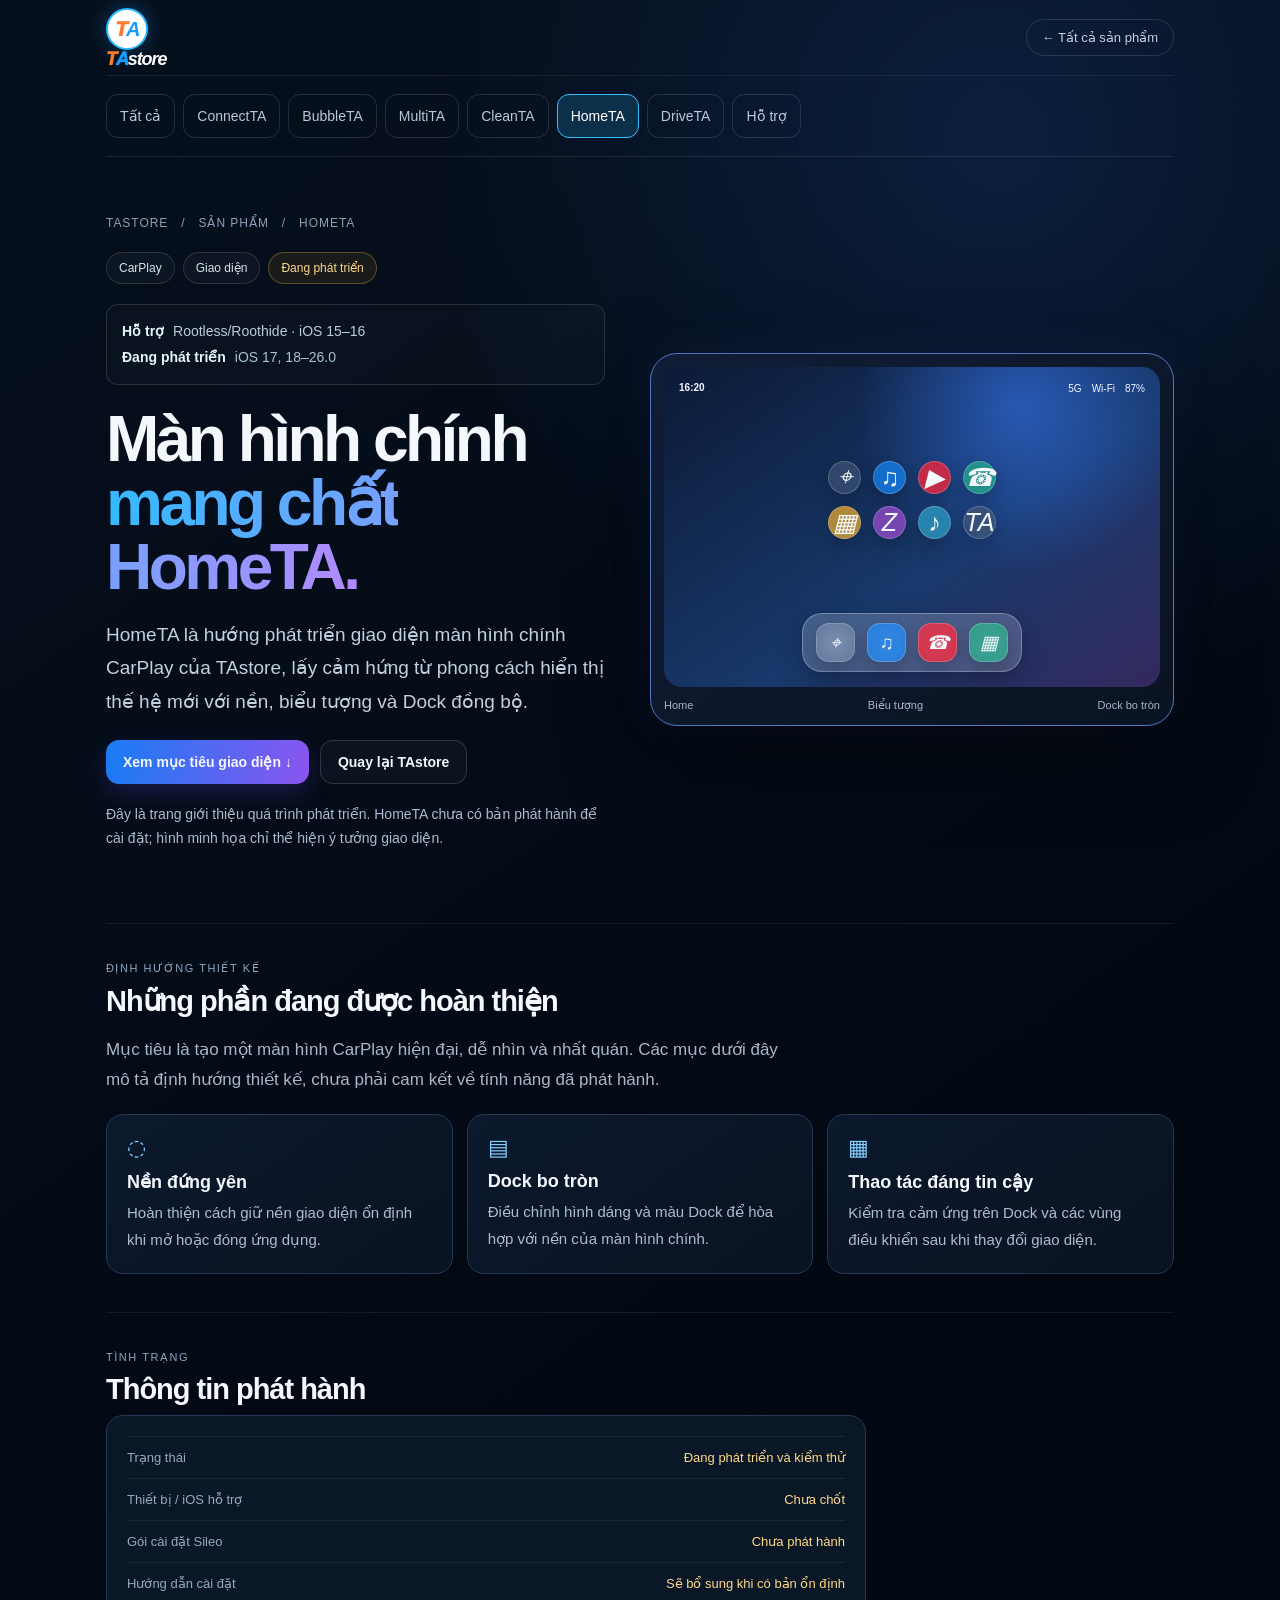
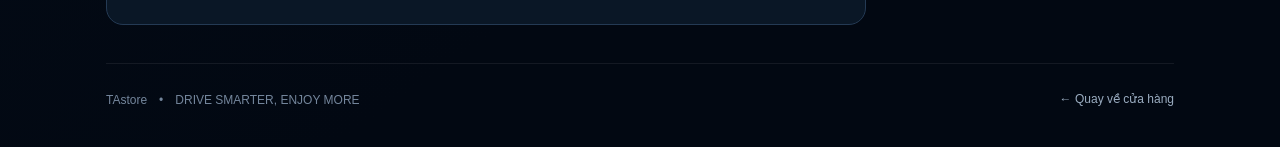
<file: hometa.html>
<!doctype html>
<html lang="vi">
<head>
<meta charset="utf-8">
<meta name="viewport" content="width=device-width, initial-scale=1">
<meta name="theme-color" content="#06101d">
<meta name="description" content="HomeTA là hướng phát triển giao diện màn hình chính CarPlay của TAstore, hiện đang trong giai đoạn thử nghiệm.">
<title>HomeTA — Giao diện CarPlay phong cách mới | TAstore</title>
<style>
:root{color-scheme:dark;--line:#243a54;--text:#f4f7fb;--muted:#a9b7c8;--blue:#35b9ff;--purple:#a66bff}
*{box-sizing:border-box}
body{margin:0;background:radial-gradient(circle at 78% 8%,#183a7566,transparent 30%),linear-gradient(145deg,#06101d,#020812 75%);color:var(--text);font-family:Inter,-apple-system,BlinkMacSystemFont,"Segoe UI",sans-serif}
a{color:inherit}
.wrap{max-width:1120px;margin:auto;padding:0 26px}
header{height:76px;display:flex;align-items:center;justify-content:space-between;border-bottom:1px solid #ffffff12}
.brand{text-decoration:none;font-size:18px;font-weight:850;letter-spacing:-.04em}.brand span{color:var(--blue)}
.back{font-size:13px;color:#c5d1de;text-decoration:none;padding:10px 15px;border:1px solid #ffffff20;border-radius:20px}
.hero{display:grid;grid-template-columns:1fr 1.05fr;gap:45px;align-items:center;padding:58px 0}
.crumb{font-size:12px;color:#8da0b8;letter-spacing:.08em;text-transform:uppercase}.crumb a{text-decoration:none}
.badges{display:flex;flex-wrap:wrap;gap:8px;margin:20px 0}
.badges span{border:1px solid #ffffff20;background:#ffffff08;border-radius:99px;padding:8px 12px;color:#d7e1ec;font-size:12px}
.badges .status{border-color:#e4ad4c55;background:#d99b2418;color:#ffd889}
h1{font-size:clamp(42px,5vw,64px);line-height:1;letter-spacing:-.055em;margin:18px 0}
h1 span{background:linear-gradient(90deg,#35b9ff,#b28aff);-webkit-background-clip:text;color:transparent}
.lead{font-size:17px;line-height:1.65;color:#c4d0de;max-width:520px}
.actions{display:flex;gap:11px;flex-wrap:wrap;margin-top:22px}
.button{display:inline-flex;justify-content:center;align-items:center;padding:13px 17px;border-radius:13px;text-decoration:none;font-size:14px;font-weight:750}
.primary{background:linear-gradient(100deg,#187cf4,#8b55ef);box-shadow:0 9px 25px #5145c544}
.secondary{border:1px solid #ffffff26;background:#ffffff08}
.note{font-size:12px;color:#aebbd0;line-height:1.6;margin-top:18px}
.preview{padding:13px;border:1px solid #5177c4;border-radius:27px;background:linear-gradient(145deg,#111d36,#091321);box-shadow:0 28px 80px #0008,0 0 45px #627fff18}
.screen{min-height:320px;padding:15px;border-radius:18px;background:radial-gradient(circle at 72% 12%,#397cff88,transparent 36%),linear-gradient(145deg,#0c1a36,#18396c 58%,#34295e);display:flex;flex-direction:column;justify-content:space-between;overflow:hidden}
.statusbar{display:flex;justify-content:space-between;gap:10px;font-size:10px;color:#f4f7ff}
.homegrid{display:grid;grid-template-columns:repeat(4,1fr);gap:12px;max-width:370px;margin:12px auto}
.app{aspect-ratio:1;border:1px solid #ffffff35;border-radius:17px;background:#ffffff20;backdrop-filter:blur(10px);display:grid;place-items:center;font-size:25px;box-shadow:0 8px 18px #0003}
.app:nth-child(2){background:#168cffaa}.app:nth-child(3){background:#ff2638bb}.app:nth-child(4){background:#24b88caa}.app:nth-child(5){background:#ffb72aaa}.app:nth-child(6){background:#a650d8aa}.app:nth-child(7){background:#31a8cfaa}.app:nth-child(8){background:#46597aaa}
.dock{display:flex;justify-content:center;gap:12px;width:max-content;max-width:100%;margin:10px auto 0;padding:9px 13px;border:1px solid #ffffff45;border-radius:20px;background:#e8f0ff35;backdrop-filter:blur(16px);box-shadow:0 8px 26px #0004}
.dock .app{width:39px;aspect-ratio:1;border-radius:13px;font-size:19px}
.caption{display:flex;justify-content:space-between;gap:10px;margin-top:12px;font-size:11px;color:#a7b6ca}
.section{padding:38px 0;border-top:1px solid #ffffff12}
.kicker{font-size:11px;color:#91a6c1;letter-spacing:.14em;text-transform:uppercase}
h2{font-size:29px;letter-spacing:-.035em;margin:9px 0}
.intro{color:var(--muted);line-height:1.65;max-width:700px}
.grid{display:grid;grid-template-columns:repeat(3,1fr);gap:14px;margin-top:20px}
.tile{padding:20px;border:1px solid var(--line);border-radius:17px;background:linear-gradient(145deg,#102139aa,#091321)}
.tile i{font-style:normal;color:#84cfff;font-size:22px}.tile h3{font-size:16px;margin:10px 0 7px}.tile p{font-size:13px;color:#adbdcf;line-height:1.6;margin:0}
.info{max-width:760px;border:1px solid var(--line);border-radius:17px;background:#0a1726;padding:20px}
.row{display:flex;justify-content:space-between;gap:18px;padding:13px 0;border-top:1px solid #ffffff12;font-size:13px}.row span:first-child{color:#98a9bd}.pending{color:#ffd889;text-align:right}
footer{padding:28px 0 38px;border-top:1px solid #ffffff12;color:#74869c;font-size:12px;display:flex;justify-content:space-between}
@media(max-width:760px){.hero{grid-template-columns:1fr;gap:28px;padding:40px 0}.grid{grid-template-columns:1fr}.screen{min-height:280px}}
@media(max-width:520px){.wrap{padding:0 17px}header{height:68px}.brand{font-size:16px}.back{padding:9px 11px;font-size:12px}h1{font-size:43px}.lead{font-size:15px}.screen{min-height:260px;padding:12px}.homegrid{gap:8px;max-width:290px}.app{border-radius:13px;font-size:21px}.dock{gap:8px;padding:7px 9px}.dock .app{width:34px;border-radius:11px;font-size:17px}.section{padding:30px 0}h2{font-size:25px}.caption{font-size:10px}footer{display:block}footer span{display:block;margin-top:8px}}

/* TAstore master brand: use the same mark on every product page. */
.brand-mark.tastore-logo{width:42px;height:42px;box-sizing:border-box;flex:none;display:flex;align-items:center;justify-content:center;border-radius:50%;overflow:hidden;background:#fff;border:2px solid #2ab9ff;box-shadow:0 0 20px #159dff55;font-family:Arial,sans-serif;font-size:20px;font-style:italic;font-weight:900;letter-spacing:-1.5px;line-height:1;color:#159cff}
.brand-mark.tastore-logo b{color:#ff7a2f;font-weight:950}
.brand-mark.tastore-logo i{color:#159cff;font-style:italic}
.brand-name{display:flex;align-items:baseline;white-space:nowrap;font-size:18px;line-height:1;font-weight:850;letter-spacing:-1.1px;font-style:italic;color:#fff}
.brand-name b{color:#ff7a2f;font-weight:950}
.brand-name i{color:#159cff;font-style:italic;font-weight:950}
.brand-name em{color:#fff;font-style:italic;font-weight:850}
@media(max-width:760px){.brand-mark.tastore-logo{width:37px;height:37px;font-size:18px}}
</style>
<link rel="stylesheet" href="assets/store-polish.css?v=20260928-1"><script src="assets/site.js?v=20260928-1" defer></script></head>
<body>
<div class="wrap">
<header><a class="brand" href="./" aria-label="Về TAstore"><span class="brand-mark tastore-logo" aria-hidden="true"><b>T</b><i>A</i></span><span class="brand-name"><b>T</b><i>A</i><em>store</em></span></a><a class="back" href="./#products">← Tất cả sản phẩm</a></header>
<nav class="product-nav" aria-label="Các sản phẩm TA"><a href="./#products">Tất cả</a><a href="connectta.html">ConnectTA</a><a href="bubbleta.html">BubbleTA</a><a href="multita.html">MultiTA</a><a href="cleanta.html">CleanTA</a><a href="hometa.html" aria-current="page">HomeTA</a><a href="driveta.html">DriveTA</a><a href="./#support">Hỗ trợ</a></nav><main>
<section class="hero">
<div>
<div class="crumb"><a href="./">TAstore</a>　/　Sản phẩm　/　HomeTA</div>
<div class="badges"><span>CarPlay</span><span>Giao diện</span><span class="status">Đang phát triển</span></div><div class="compat-summary"><p><strong>Hỗ trợ</strong> Rootless/Roothide · iOS 15–16</p><p><strong>Đang phát triển</strong> iOS 17, 18–26.0</p></div>
<h1>Màn hình chính<br><span>mang chất HomeTA.</span></h1>
<p class="lead">HomeTA là hướng phát triển giao diện màn hình chính CarPlay của TAstore, lấy cảm hứng từ phong cách hiển thị thế hệ mới với nền, biểu tượng và Dock đồng bộ.</p>
<div class="actions"><a class="button primary" href="#goals">Xem mục tiêu giao diện ↓</a><a class="button secondary" href="./#products">Quay lại TAstore</a></div>
<p class="note">Đây là trang giới thiệu quá trình phát triển. HomeTA chưa có bản phát hành để cài đặt; hình minh họa chỉ thể hiện ý tưởng giao diện.</p>
</div>
<div class="preview" aria-label="Minh họa ý tưởng giao diện HomeTA trên CarPlay">
<div class="screen">
<div class="statusbar"><b>16:20</b><span>5G　Wi‑Fi　87%</span></div>
<div class="homegrid" aria-hidden="true"><i class="app">⌖</i><i class="app">♫</i><i class="app">▶</i><i class="app">☎</i><i class="app">▦</i><i class="app">Z</i><i class="app">♪</i><i class="app">TA</i></div>
<div class="dock" aria-hidden="true"><i class="app">⌖</i><i class="app">♫</i><i class="app">☎</i><i class="app">▦</i></div>
</div>
<div class="caption"><span>Home</span><span>Biểu tượng</span><span>Dock bo tròn</span></div>
</div>
</section>
<section class="section" id="goals">
<div class="kicker">Định hướng thiết kế</div><h2>Những phần đang được hoàn thiện</h2>
<p class="intro">Mục tiêu là tạo một màn hình CarPlay hiện đại, dễ nhìn và nhất quán. Các mục dưới đây mô tả định hướng thiết kế, chưa phải cam kết về tính năng đã phát hành.</p>
<div class="grid">
<article class="tile"><i>◌</i><h3>Nền đứng yên</h3><p>Hoàn thiện cách giữ nền giao diện ổn định khi mở hoặc đóng ứng dụng.</p></article>
<article class="tile"><i>▤</i><h3>Dock bo tròn</h3><p>Điều chỉnh hình dáng và màu Dock để hòa hợp với nền của màn hình chính.</p></article>
<article class="tile"><i>▦</i><h3>Thao tác đáng tin cậy</h3><p>Kiểm tra cảm ứng trên Dock và các vùng điều khiển sau khi thay đổi giao diện.</p></article>
</div>
</section>
<section class="section">
<div class="kicker">Tình trạng</div><h2>Thông tin phát hành</h2>
<div class="info">
<div class="row"><span>Trạng thái</span><span class="pending">Đang phát triển và kiểm thử</span></div>
<div class="row"><span>Thiết bị / iOS hỗ trợ</span><span class="pending">Chưa chốt</span></div>
<div class="row"><span>Gói cài đặt Sileo</span><span class="pending">Chưa phát hành</span></div>
<div class="row"><span>Hướng dẫn cài đặt</span><span class="pending">Sẽ bổ sung khi có bản ổn định</span></div>
</div>
</section>
</main>
<footer><span>TAstore　•　DRIVE SMARTER, ENJOY MORE</span><span><a href="./#products" style="color:#9aacc0;text-decoration:none">← Quay về cửa hàng</a></span></footer>
</div>
</body>
</html>
</file>
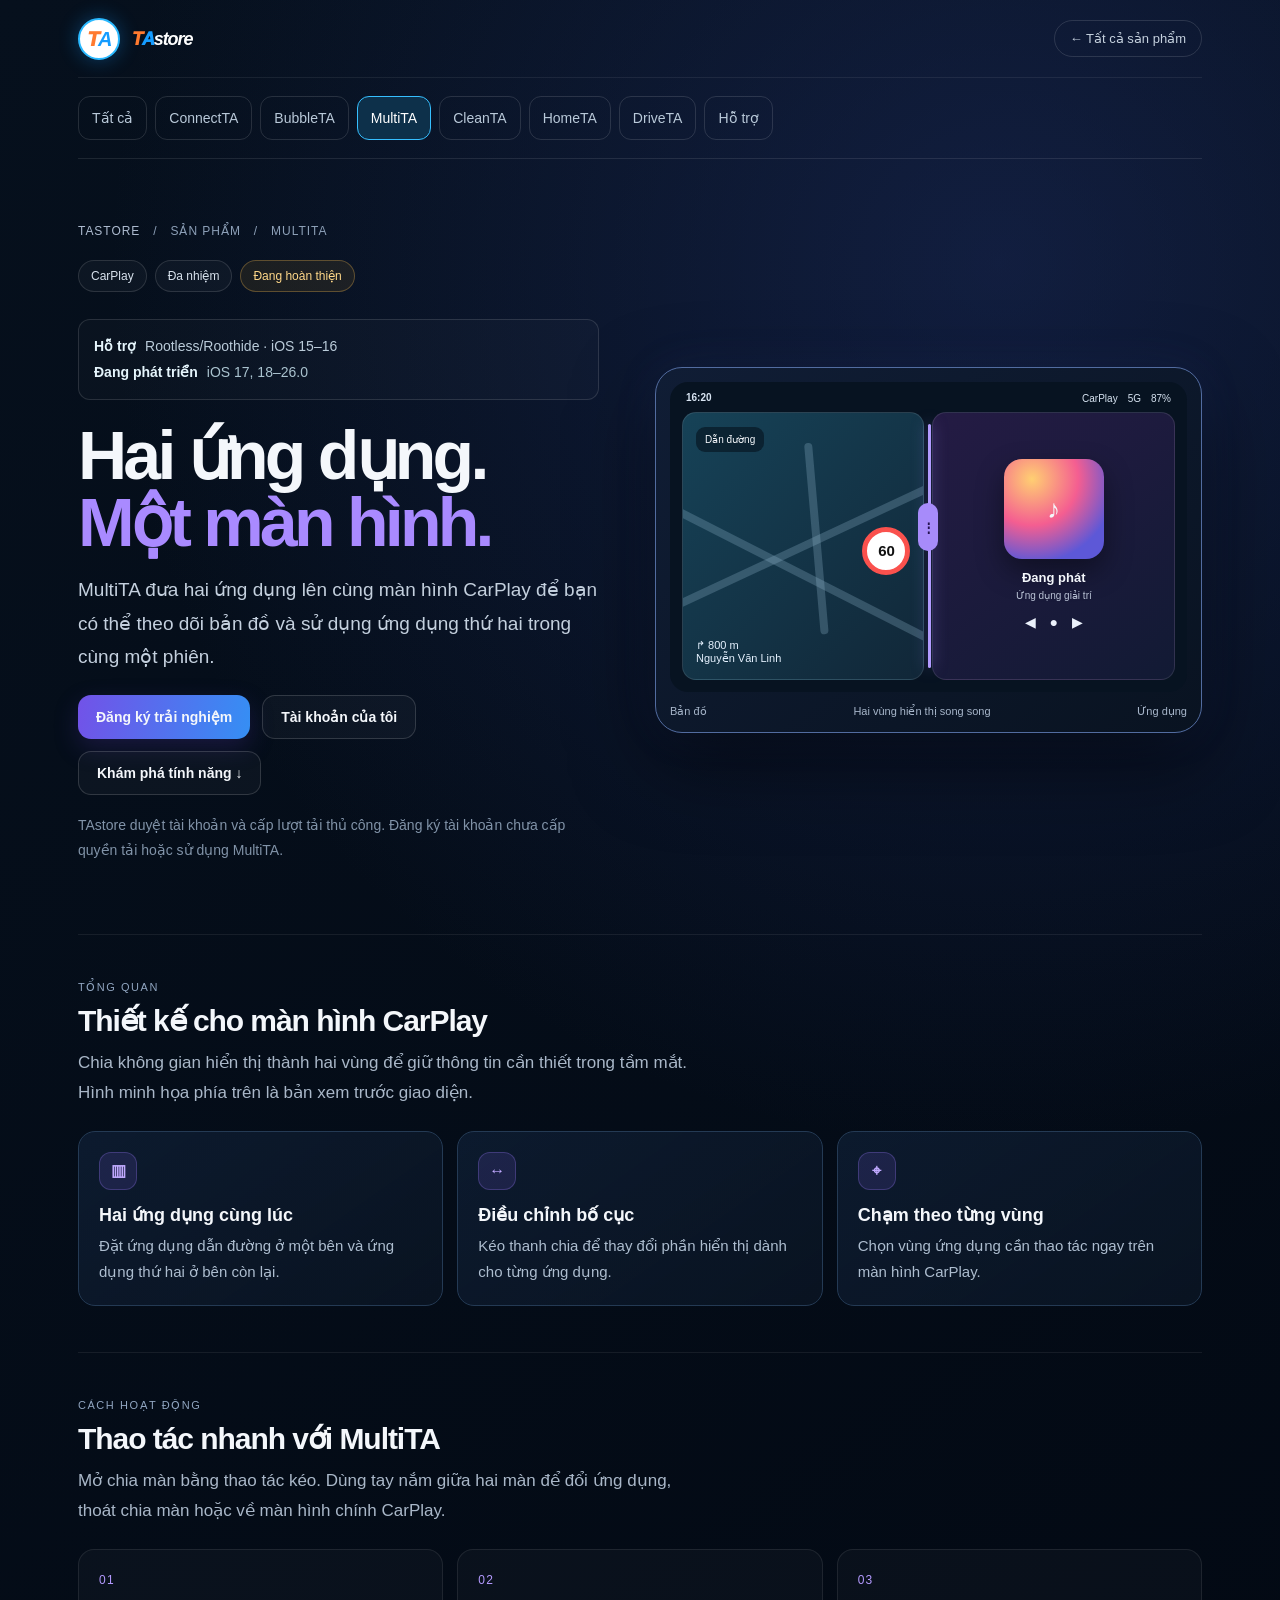
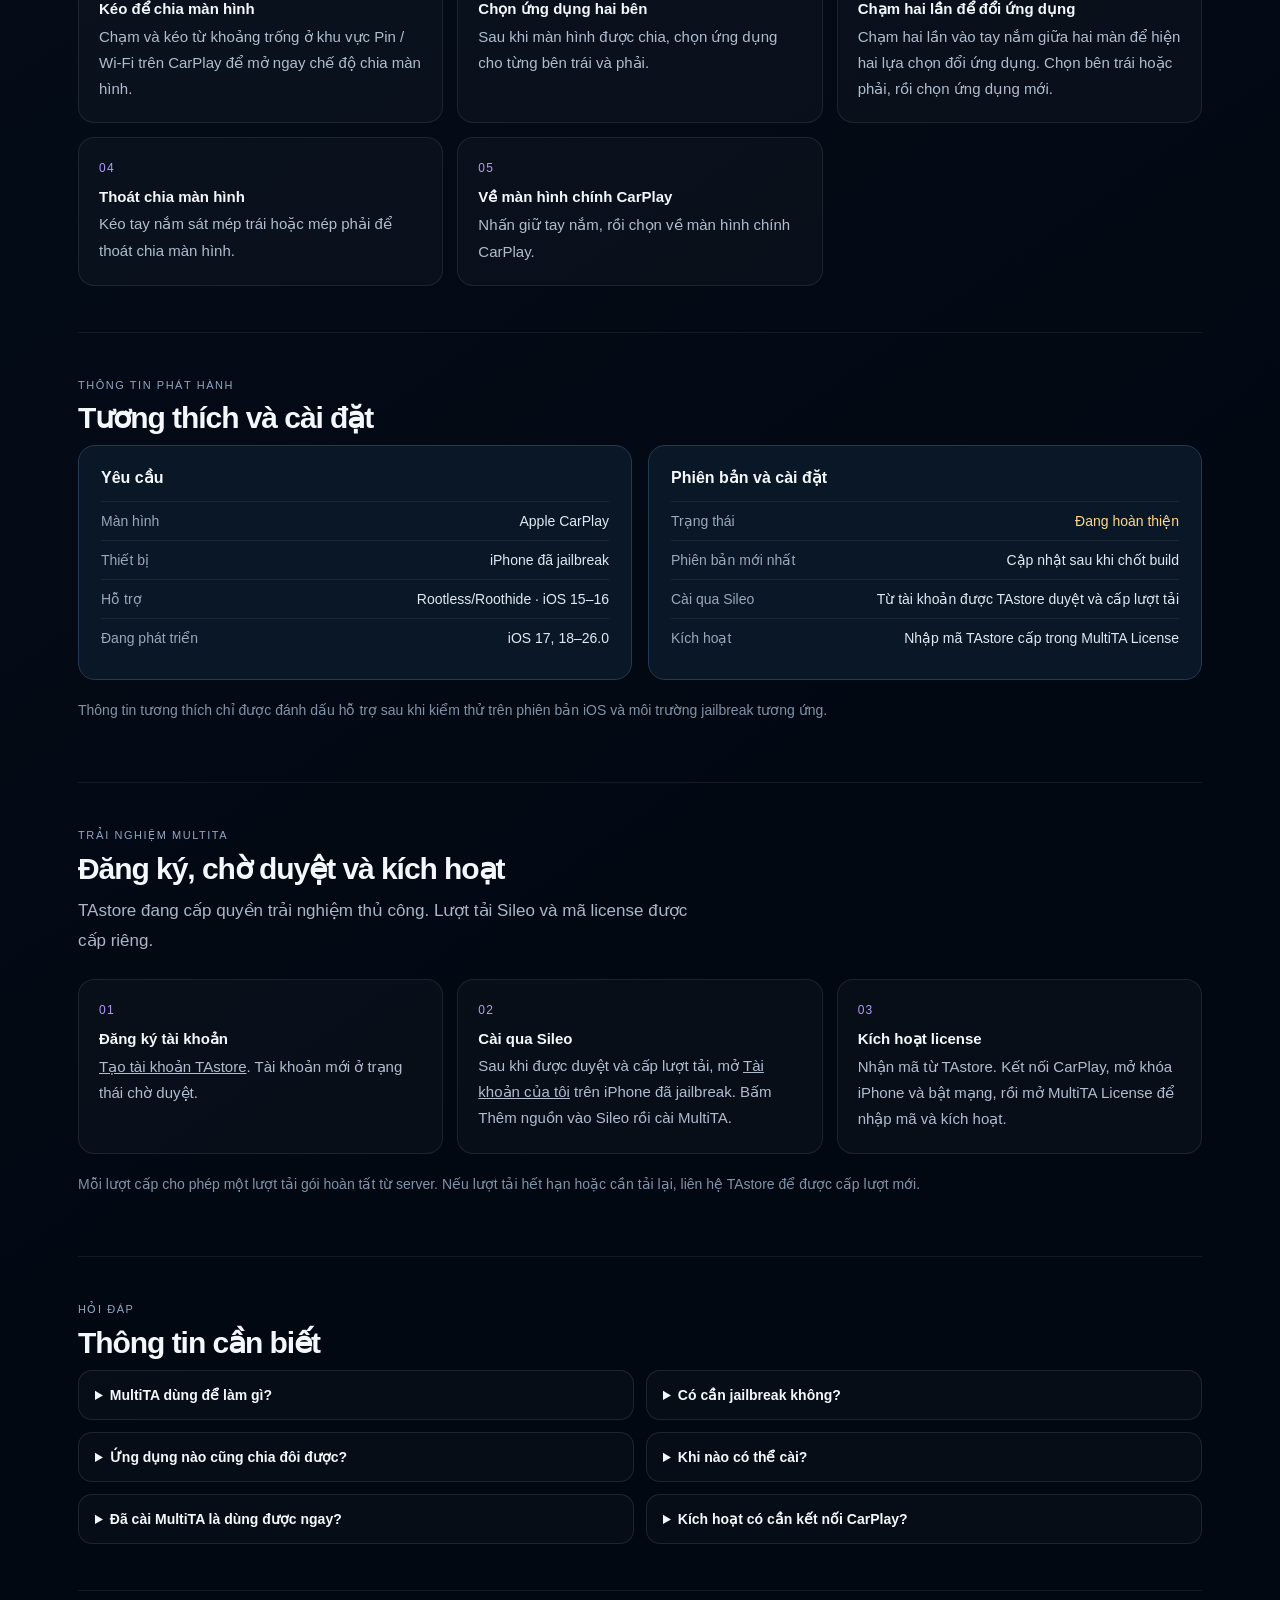
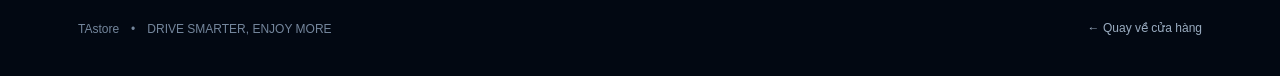
<file: multita.html>
<!doctype html>
<html lang="vi">
<head>
<meta charset="utf-8">
<meta name="viewport" content="width=device-width, initial-scale=1">
<meta name="theme-color" content="#06101d">
<title>MultiTA — Hai ứng dụng, một màn hình CarPlay | TAstore</title>
<style>
:root{color-scheme:dark;--bg:#06101d;--panel:#0b1929;--line:#243a54;--text:#f4f7fb;--muted:#a9b7c8;--blue:#39baff;--violet:#9b72ff}
*{box-sizing:border-box}
body{margin:0;background:radial-gradient(circle at 78% 8%,#25377866,transparent 28%),linear-gradient(145deg,#06101d,#020812 75%);color:var(--text);font-family:Inter,-apple-system,BlinkMacSystemFont,"Segoe UI",sans-serif}
a{color:inherit}
.wrap{max-width:1180px;margin:auto;padding:0 28px}
.top{height:78px;display:flex;align-items:center;justify-content:space-between;border-bottom:1px solid #ffffff12}
.brand{display:flex;align-items:center;gap:12px;text-decoration:none}
.brand-mark{width:42px;height:42px;border-radius:13px;overflow:hidden;box-shadow:0 0 24px #7c8cff33}
.brand-mark svg{width:100%;height:100%;display:block}
.brand-name{font-weight:800;font-size:18px;letter-spacing:-.5px}
.brand-name span{color:#54baff}
.back{font-size:13px;color:#c5d1de;text-decoration:none;padding:10px 15px;border:1px solid #ffffff20;border-radius:20px}
.back:hover{border-color:#8a70ff;color:white}
.hero{display:grid;grid-template-columns:1fr 1.05fr;gap:56px;align-items:center;padding:64px 0 58px}
.crumb{font-size:12px;color:#8da0b8;letter-spacing:.08em;text-transform:uppercase}
.crumb a{text-decoration:none;color:#aebcd0}
h1{font-size:clamp(42px,5.5vw,68px);line-height:.98;letter-spacing:-.055em;margin:18px 0}
h1 span{color:#a98aff}
.lead{font-size:18px;line-height:1.65;color:#c4d0de;max-width:520px;margin:0 0 22px}
.badges{display:flex;flex-wrap:wrap;gap:8px;margin:20px 0 27px}
.badges span{border:1px solid #ffffff20;background:#ffffff08;border-radius:99px;padding:8px 12px;color:#d7e1ec;font-size:12px}
.badges .status{border-color:#e4ad4c55;background:#d99b2418;color:#ffd889}
.actions{display:flex;gap:12px;flex-wrap:wrap}
.button{display:inline-flex;justify-content:center;align-items:center;padding:13px 18px;border-radius:13px;text-decoration:none;font-size:14px;font-weight:750}
.primary{background:linear-gradient(100deg,#7252e8,#358ff4);box-shadow:0 9px 25px #5035a644}
.secondary{border:1px solid #ffffff26;background:#ffffff08}
.note{font-size:12px;color:#8193a8;line-height:1.55;margin-top:18px}
.preview{position:relative;padding:14px;border:1px solid #526ca0;border-radius:27px;background:linear-gradient(145deg,#101d35,#091321);box-shadow:0 28px 80px #0008,0 0 45px #5975ff18}
.screen{height:310px;border-radius:18px;background:#071321;overflow:hidden;position:relative;padding:30px 12px 12px}
.statusbar{position:absolute;left:16px;right:16px;top:10px;display:flex;justify-content:space-between;color:#d8e4f2;font-size:10px}
.panes{height:100%;display:grid;grid-template-columns:1fr 1fr;gap:8px}
.pane{position:relative;border:1px solid #ffffff1b;border-radius:14px;overflow:hidden}
.map-pane{background:linear-gradient(135deg,#164257,#112738)}
.map-road{position:absolute;height:8px;border-radius:9px;background:#95bdd344;transform-origin:left}
.road-a{width:135%;top:31%;left:-12%;transform:rotate(27deg)}
.road-b{width:125%;top:72%;left:-5%;transform:rotate(-25deg)}
.road-c{width:80%;top:10%;left:52%;transform:rotate(85deg)}
.map-label{position:absolute;top:14px;left:13px;padding:7px 9px;border-radius:9px;background:#061522aa;font-size:10px}
.speed{position:absolute;right:13px;top:43%;width:48px;height:48px;border:5px solid #fa514d;border-radius:50%;display:grid;place-items:center;background:#fff;color:#111;font-weight:850;font-size:15px}
.route{position:absolute;left:13px;bottom:14px;font-size:11px;color:#e6f2ff}
.media-pane{background:linear-gradient(145deg,#241b44,#121a34);display:flex;flex-direction:column;justify-content:center;align-items:center;gap:11px}
.album{width:100px;height:100px;border-radius:18px;background:radial-gradient(circle at 28% 20%,#ffcf72,#f45e91 43%,#5d58d7 78%);display:grid;place-items:center;font-size:26px;box-shadow:0 12px 28px #0006}
.track{text-align:center}.track b{display:block;font-size:13px}.track small{font-size:10px;color:#b9c2d4}
.controls{display:flex;gap:17px;align-items:center;color:#ebf1fb;font-size:14px}
.divider{position:absolute;left:50%;top:42px;bottom:24px;width:3px;border-radius:5px;background:#b29aff;box-shadow:0 0 15px #a085ff99}
.grip{position:absolute;top:47%;left:50%;transform:translate(-50%,-50%);width:20px;height:48px;border-radius:12px;background:#a78bfa;display:grid;place-items:center;color:#25134f;font-size:13px;font-weight:900}
.caption{display:flex;justify-content:space-between;gap:12px;margin-top:13px;font-size:11px;color:#a7b6ca}
.section{padding:46px 0;border-top:1px solid #ffffff12}
.kicker{font-size:11px;color:#91a6c1;letter-spacing:.14em;text-transform:uppercase}
h2{font-size:30px;letter-spacing:-.035em;margin:9px 0 10px}
.section-intro{color:var(--muted);line-height:1.6;max-width:620px;margin:0 0 23px}
.feature-grid{display:grid;grid-template-columns:repeat(3,1fr);gap:14px}
.feature{padding:20px;border:1px solid var(--line);border-radius:17px;background:linear-gradient(145deg,#102139aa,#091321)}
.feature-icon{width:38px;height:38px;border-radius:12px;background:#8d6bff22;border:1px solid #9d7dff44;display:grid;place-items:center;color:#c1aaff;font-weight:800}
.feature h3{font-size:16px;margin:14px 0 7px}
.feature p{font-size:13px;color:#adbdcf;line-height:1.6;margin:0}
.steps{display:grid;grid-template-columns:repeat(3,1fr);gap:14px;counter-reset:step}
.step{padding:20px;border-radius:16px;background:#ffffff07;border:1px solid #ffffff16;counter-increment:step}
.step:before{content:"0" counter(step);font-size:12px;color:#b49aff;letter-spacing:.1em}.step-symbol{display:inline-flex;width:19px;height:19px;vertical-align:-5px;margin:0 3px;border-radius:5px;overflow:hidden}.step-symbol svg{display:block;width:100%;height:100%}
.step h3{font-size:15px;margin:12px 0 6px}
.step p{font-size:13px;color:#afbdcf;line-height:1.55;margin:0}
.info-grid{display:grid;grid-template-columns:1fr 1fr;gap:16px}
.info{padding:22px;border:1px solid var(--line);border-radius:17px;background:#0a1726}
.info h3{font-size:16px;margin:0 0 14px}
.info-row{display:flex;justify-content:space-between;gap:16px;padding:11px 0;border-top:1px solid #ffffff12;font-size:13px}
.info-row span:first-child{color:#98a9bd}.info-row span:last-child{text-align:right;color:#e1e9f2}
.pending{color:#ffd889!important}
.faq{display:grid;grid-template-columns:1fr 1fr;gap:12px}
.faq details{border:1px solid #ffffff18;background:#ffffff06;border-radius:14px;padding:16px}
.faq summary{cursor:pointer;font-weight:700;font-size:14px}
.faq p{color:#acbbcc;font-size:13px;line-height:1.6;margin-bottom:0}
.footer{padding:30px 0 38px;border-top:1px solid #ffffff12;color:#74869c;font-size:12px;display:flex;justify-content:space-between}
@media(max-width:800px){.hero{grid-template-columns:1fr;gap:32px;padding:44px 0}.preview{max-width:620px}.feature-grid,.steps{grid-template-columns:1fr}.info-grid{grid-template-columns:1fr}}
@media(max-width:520px){.wrap{padding:0 17px}.top{height:68px}.brand-mark{width:37px;height:37px}.brand-name{font-size:16px}.back{padding:9px 11px;font-size:12px}.hero{padding:36px 0 42px}h1{font-size:44px}.lead{font-size:16px}.screen{height:260px;padding-left:8px;padding-right:8px}.preview{padding:9px}.album{width:75px;height:75px}.speed{width:41px;height:41px}.caption{font-size:10px}.section{padding:34px 0}h2{font-size:25px}.faq{grid-template-columns:1fr}.footer{display:block}.footer span{display:block;margin-top:8px}}

/* TAstore master brand: use the same mark on every product page. */
.brand-mark.tastore-logo{width:42px;height:42px;box-sizing:border-box;flex:none;display:flex;align-items:center;justify-content:center;border-radius:50%;overflow:hidden;background:#fff;border:2px solid #2ab9ff;box-shadow:0 0 20px #159dff55;font-family:Arial,sans-serif;font-size:20px;font-style:italic;font-weight:900;letter-spacing:-1.5px;line-height:1;color:#159cff}
.brand-mark.tastore-logo b{color:#ff7a2f;font-weight:950}
.brand-mark.tastore-logo i{color:#159cff;font-style:italic}
.brand-name{display:flex;align-items:baseline;white-space:nowrap;font-size:18px;line-height:1;font-weight:850;letter-spacing:-1.1px;font-style:italic;color:#fff}
.brand-name b{color:#ff7a2f;font-weight:950}
.brand-name i{color:#159cff;font-style:italic;font-weight:950}
.brand-name em{color:#fff;font-style:italic;font-weight:850}
@media(max-width:760px){.brand-mark.tastore-logo{width:37px;height:37px;font-size:18px}}
</style>
<link rel="stylesheet" href="assets/store-polish.css?v=20260928-1"><script src="assets/site.js?v=20260928-1" defer></script></head>
<body>
<div class="wrap">
<header class="top">
<a class="brand" href="./" aria-label="Về TAstore">
<span class="brand-mark tastore-logo" aria-hidden="true"><b>T</b><i>A</i></span>
<span class="brand-name"><b>T</b><i>A</i><em>store</em></span></a>
<a class="back" href="./#products">← Tất cả sản phẩm</a>
</header>

<nav class="product-nav" aria-label="Các sản phẩm TA"><a href="./#products">Tất cả</a><a href="connectta.html">ConnectTA</a><a href="bubbleta.html">BubbleTA</a><a href="multita.html" aria-current="page">MultiTA</a><a href="cleanta.html">CleanTA</a><a href="hometa.html">HomeTA</a><a href="driveta.html">DriveTA</a><a href="./#support">Hỗ trợ</a></nav><main>
<section class="hero">
<div>
<div class="crumb"><a href="./">TAstore</a>　/　Sản phẩm　/　MultiTA</div>
<div class="badges"><span>CarPlay</span><span>Đa nhiệm</span><span class="status">Đang hoàn thiện</span></div><div class="compat-summary"><p><strong>Hỗ trợ</strong> Rootless/Roothide · iOS 15–16</p><p><strong>Đang phát triển</strong> iOS 17, 18–26.0</p></div>
<h1>Hai ứng dụng.<br><span>Một màn hình.</span></h1>
<p class="lead">MultiTA đưa hai ứng dụng lên cùng màn hình CarPlay để bạn có thể theo dõi bản đồ và sử dụng ứng dụng thứ hai trong cùng một phiên.</p>
<div class="actions"><a class="button primary" href="https://api.tastore.app/account/register/">Đăng ký trải nghiệm</a><a class="button secondary" href="https://api.tastore.app/account/">Tài khoản của tôi</a><a class="button secondary" href="#features">Khám phá tính năng ↓</a></div>
<p class="note">TAstore duyệt tài khoản và cấp lượt tải thủ công. Đăng ký tài khoản chưa cấp quyền tải hoặc sử dụng MultiTA.</p>
</div>
<div class="preview" aria-label="Hình minh họa MultiTA chạy hai ứng dụng song song">
<div class="screen">
<div class="statusbar"><b>16:20</b><span>CarPlay　5G　87%</span></div>
<div class="panes">
<div class="pane map-pane"><div class="map-road road-a"></div><div class="map-road road-b"></div><div class="map-road road-c"></div><div class="map-label">Dẫn đường</div><div class="speed">60</div><div class="route">↱ 800 m<br>Nguyễn Văn Linh</div></div>
<div class="pane media-pane"><div class="album">♪</div><div class="track"><b>Đang phát</b><small>Ứng dụng giải trí</small></div><div class="controls">◀　●　▶</div></div>
</div>
<div class="divider"></div><div class="grip">⋮</div>
</div>
<div class="caption"><span>Bản đồ</span><span>Hai vùng hiển thị song song</span><span>Ứng dụng</span></div>
</div>
</section>

<section class="section" id="features">
<div class="kicker">Tổng quan</div><h2>Thiết kế cho màn hình CarPlay</h2>
<p class="section-intro">Chia không gian hiển thị thành hai vùng để giữ thông tin cần thiết trong tầm mắt. Hình minh họa phía trên là bản xem trước giao diện.</p>
<div class="feature-grid">
<article class="feature"><div class="feature-icon">▥</div><h3>Hai ứng dụng cùng lúc</h3><p>Đặt ứng dụng dẫn đường ở một bên và ứng dụng thứ hai ở bên còn lại.</p></article>
<article class="feature"><div class="feature-icon">↔</div><h3>Điều chỉnh bố cục</h3><p>Kéo thanh chia để thay đổi phần hiển thị dành cho từng ứng dụng.</p></article>
<article class="feature"><div class="feature-icon">⌖</div><h3>Chạm theo từng vùng</h3><p>Chọn vùng ứng dụng cần thao tác ngay trên màn hình CarPlay.</p></article>
</div>
</section>

<section class="section" id="how">
<div class="kicker">Cách hoạt động</div><h2>Thao tác nhanh với MultiTA</h2>
<p class="section-intro">Mở chia màn bằng thao tác kéo. Dùng tay nắm giữa hai màn để đổi ứng dụng, thoát chia màn hoặc về màn hình chính CarPlay.</p>
<div class="steps">
<article class="step"><h3>Kéo để chia màn hình</h3><p>Chạm và kéo từ khoảng trống ở khu vực Pin / Wi‑Fi trên CarPlay để mở ngay chế độ chia màn hình.</p></article>
<article class="step"><h3>Chọn ứng dụng hai bên</h3><p>Sau khi màn hình được chia, chọn ứng dụng cho từng bên trái và phải.</p></article>
<article class="step"><h3>Chạm hai lần để đổi ứng dụng</h3><p>Chạm hai lần vào tay nắm giữa hai màn để hiện hai lựa chọn đổi ứng dụng. Chọn bên trái hoặc phải, rồi chọn ứng dụng mới.</p></article>
<article class="step"><h3>Thoát chia màn hình</h3><p>Kéo tay nắm sát mép trái hoặc mép phải để thoát chia màn hình.</p></article>
<article class="step"><h3>Về màn hình chính CarPlay</h3><p>Nhấn giữ tay nắm, rồi chọn về màn hình chính CarPlay.</p></article>
</div>
</section>

<section class="section" id="compatibility">
<div class="kicker">Thông tin phát hành</div><h2>Tương thích và cài đặt</h2>
<div class="info-grid">
<div class="info"><h3>Yêu cầu</h3>
<div class="info-row"><span>Màn hình</span><span>Apple CarPlay</span></div>
<div class="info-row"><span>Thiết bị</span><span>iPhone đã jailbreak</span></div>
<div class="info-row"><span>Hỗ trợ</span><span>Rootless/Roothide · iOS 15–16</span></div><div class="info-row"><span>Đang phát triển</span><span>iOS 17, 18–26.0</span></div>
</div>
<div class="info"><h3>Phiên bản và cài đặt</h3>
<div class="info-row"><span>Trạng thái</span><span class="pending">Đang hoàn thiện</span></div>
<div class="info-row"><span>Phiên bản mới nhất</span><span>Cập nhật sau khi chốt build</span></div>
<div class="info-row"><span>Cài qua Sileo</span><span>Từ tài khoản được TAstore duyệt và cấp lượt tải</span></div>
<div class="info-row"><span>Kích hoạt</span><span>Nhập mã TAstore cấp trong MultiTA License</span></div>
</div>
</div>
<p class="note">Thông tin tương thích chỉ được đánh dấu hỗ trợ sau khi kiểm thử trên phiên bản iOS và môi trường jailbreak tương ứng.</p>
</section>

<section class="section" id="trial">
<div class="kicker">Trải nghiệm MultiTA</div><h2>Đăng ký, chờ duyệt và kích hoạt</h2>
<p class="section-intro">TAstore đang cấp quyền trải nghiệm thủ công. Lượt tải Sileo và mã license được cấp riêng.</p>
<div class="steps">
<article class="step"><h3>Đăng ký tài khoản</h3><p><a href="https://api.tastore.app/account/register/">Tạo tài khoản TAstore</a>. Tài khoản mới ở trạng thái chờ duyệt.</p></article>
<article class="step"><h3>Cài qua Sileo</h3><p>Sau khi được duyệt và cấp lượt tải, mở <a href="https://api.tastore.app/account/">Tài khoản của tôi</a> trên iPhone đã jailbreak. Bấm Thêm nguồn vào Sileo rồi cài MultiTA.</p></article>
<article class="step"><h3>Kích hoạt license</h3><p>Nhận mã từ TAstore. Kết nối CarPlay, mở khóa iPhone và bật mạng, rồi mở MultiTA License để nhập mã và kích hoạt.</p></article>
</div>
<p class="note">Mỗi lượt cấp cho phép một lượt tải gói hoàn tất từ server. Nếu lượt tải hết hạn hoặc cần tải lại, liên hệ TAstore để được cấp lượt mới.</p>
</section>

<section class="section" id="faq">
<div class="kicker">Hỏi đáp</div><h2>Thông tin cần biết</h2>
<div class="faq">
<details><summary>MultiTA dùng để làm gì?</summary><p>MultiTA sắp xếp hai ứng dụng song song trên một màn hình CarPlay.</p></details>
<details><summary>Có cần jailbreak không?</summary><p>Có. MultiTA là tweak dành cho iPhone đã jailbreak.</p></details>
<details><summary>Ứng dụng nào cũng chia đôi được?</summary><p>Khả năng hiển thị phụ thuộc vào ứng dụng và phiên bản iOS. Danh sách đã kiểm thử sẽ được ghi theo từng bản phát hành.</p></details>
<details><summary>Khi nào có thể cài?</summary><p>Bạn có thể đăng ký tài khoản để xin trải nghiệm. Chỉ tài khoản được TAstore duyệt và cấp lượt tải mới có nút Thêm nguồn vào Sileo trong trang tài khoản.</p></details>
<details><summary>Đã cài MultiTA là dùng được ngay?</summary><p>Bạn cần mã license do TAstore cấp. Mã được gắn với iPhone kích hoạt; cài gói qua Sileo chưa tự cấp quyền sử dụng.</p></details>
<details><summary>Kích hoạt có cần kết nối CarPlay?</summary><p>Bản trải nghiệm hiện tại cần kết nối CarPlay khi kích hoạt. Giữ iPhone mở khóa và có mạng, mở MultiTA License rồi nhập mã được cấp.</p></details>
</div>
</section>
</main>

<footer class="footer"><span>TAstore　•　DRIVE SMARTER, ENJOY MORE</span><span><a href="./#products" style="color:#9aacc0;text-decoration:none">← Quay về cửa hàng</a></span></footer>
</div>
</body>
</html>
</file>
<file: assets/style.css>
:root{--bg:#020a14;--text:#f7f9fd;--muted:#aab7c8;--blue:#27bfff;--orange:#ff7a2f}*{box-sizing:border-box}body{margin:0;background:radial-gradient(circle at 75% 0,#163d68 0,transparent 28%),linear-gradient(#04101f,#020811);color:var(--text);font-family:Inter,-apple-system,BlinkMacSystemFont,"Segoe UI",sans-serif}.top{height:82px;max-width:1440px;margin:auto;padding:0 28px;display:flex;align-items:center;gap:45px}.brand{display:flex;align-items:center;text-decoration:none;color:white;min-width:330px}.logo{width:64px;height:64px;border-radius:50%;background:#fff;border:2px solid #2ab9ff;display:flex;align-items:center;justify-content:center;font-size:26px;font-style:italic;font-weight:950;box-shadow:0 0 20px #159dff55}.logo b,.brand strong>b{color:var(--orange)}.logo i,.brand strong>i{color:#159cff}.brand strong{font-size:37px;font-style:italic;letter-spacing:-3px;margin-left:12px;position:relative;padding-bottom:15px}.brand em{font-style:italic;color:white}.brand strong small{position:absolute;bottom:0;left:0;font-size:8px;letter-spacing:2px;color:#b5c0ce;white-space:nowrap}.top nav{display:flex;gap:30px;flex:1}.top nav a{color:#e0e6ee;text-decoration:none;font-size:14px}.top button{border:0;border-radius:22px;padding:12px 22px;color:white;background:linear-gradient(90deg,#147dff,#25c8ff)}.hero{max-width:1440px;margin:auto;padding:45px 28px 38px;display:grid;grid-template-columns:.9fr 1.1fr;gap:42px;align-items:center}.hero h1{font-size:clamp(48px,5vw,76px);line-height:.96;font-style:italic;letter-spacing:-3px;margin:0}.hero h1 span{background:linear-gradient(90deg,#36a8ff,#42dcff);-webkit-background-clip:text;color:transparent}.hero p{font-size:21px;color:#d5dfeb;max-width:620px;line-height:1.55}.benefit{display:flex;gap:28px;color:#dbe6f2;font-size:13px;margin-top:28px}.screen{min-height:320px;border-radius:28px;border:1px solid #218dd1;background:#061321;box-shadow:0 25px 70px #000a,0 0 40px #1b9fff22;padding:18px;display:grid;grid-template-columns:1.2fr repeat(3,.45fr);grid-template-rows:1fr 1fr;gap:10px}.screen>div{border:1px solid #28bfff55;border-radius:14px;background:#0d263b;padding:14px}.map{grid-row:span 2;position:relative}.map>b{display:grid;place-items:center;width:58px;height:58px;border-radius:50%;background:white;color:#111;border:7px solid #f33}.map span{position:absolute;bottom:25px;font-size:18px}.map small{font-size:11px}.app{text-align:center;font-size:24px}.app small{display:block;font-size:9px}.music{grid-column:2/5}.products{max-width:1440px;margin:auto;padding:15px 18px 55px;display:grid;grid-template-columns:repeat(3,1fr);gap:18px}.card{min-height:510px;border-radius:20px;padding:18px;background:#07111e;border:1px solid #27415d;box-shadow:0 18px 55px #0007;position:relative}.orange{border-color:#ff7a2f88;background:linear-gradient(145deg,#28170d,#07111e 55%)}.blue{border-color:#168fff88;background:linear-gradient(145deg,#08294b,#07111e 55%)}.purple{border-color:#8a4dff88;background:linear-gradient(145deg,#21103b,#07111e 55%)}.green{border-color:#18d78a88;background:linear-gradient(145deg,#073123,#07120f 55%)}.cyan{border-color:#188fff88;background:linear-gradient(145deg,#092c55,#07111e 55%)}.head{display:flex;align-items:center;gap:13px}.head h2{margin:0;font-size:25px}.head h2 span{color:#35b9ff}.orange .head h2 span{color:#ff7a2f}.purple .head h2 span{color:#b169ff}.green .head h2 span{color:#3de7a8}.head small{font-size:9px;color:#b2bdca}.ico{width:64px;height:64px;border-radius:15px;display:grid;place-items:center;position:relative;font-weight:950}.play{background:linear-gradient(135deg,#ff4a3c,#ff8c39);font-size:28px}.ico>i{position:absolute;right:-5px;bottom:-4px;font-size:10px;color:#25aaff;font-style:italic;text-shadow:0 1px white}.speed{border-radius:50%;background:#fff;border:7px solid #f33;color:#111;font-size:20px}.split{display:flex;gap:4px;padding:10px;background:#602be7}.split i{height:40px;flex:1;border-radius:5px}.split i:first-child{background:#168fff}.split i:last-child{background:#ff7a2f}.clean{background:linear-gradient(135deg,#2be4a2,#0d9169);font-size:31px}.home{background:linear-gradient(135deg,#2d91ff,#8a4dff);font-size:25px}.demo{height:155px;border-radius:14px;margin:18px 0;background:#091523;border:1px solid #ffffff16;display:flex;align-items:center;justify-content:center;overflow:hidden}.appsdemo{display:grid;grid-template-columns:1fr 1fr;gap:8px;padding:18px;background:linear-gradient(145deg,#131e32,#29172d)}.appsdemo b{padding:12px;background:#192a41;border-radius:9px;text-align:center;font-size:11px}.bubbledemo{gap:18px;background:#12344b}.bubbledemo strong{width:92px;height:92px;border-radius:50%;background:white;border:9px solid #f33;color:#111;display:grid;place-items:center;font-size:29px}.bubbledemo strong small{font-size:8px;margin-top:-25px}.bubbledemo div{line-height:2;background:#10283d;padding:10px;border-radius:10px}.splitdemo>div{height:100%;width:50%;display:grid;place-items:center;font-size:30px}.splitdemo>div:first-child{background:#12384d}.splitdemo>div:last-child{background:#291b32}.splitdemo small{font-size:10px}.cleandemo{gap:30px;background:#0c2b21}.cleandemo>b{font-size:65px;color:#55e8ae}.cleandemo span{line-height:2;color:#c6f8e4}.homedemo{font-size:25px;background:linear-gradient(145deg,#10264c,#132b5e);box-shadow:inset 0 0 35px #168fff55}.card p{color:#d1d9e3;font-size:14px;line-height:1.55}.card>a{position:absolute;bottom:18px;left:18px;padding:11px 18px;border-radius:20px;background:#168fff;color:white;text-decoration:none;font-size:12px}.orange>a{background:#ff8238}.purple>a{background:#873cff}.green>a{background:#19cf80}.next{display:flex;flex-direction:column;justify-content:center;align-items:center;text-align:center;border-style:dashed;color:#8da0b6}.next>b{font-size:60px;color:#2daeff}.trust{max-width:1380px;margin:0 auto 45px;padding:25px 30px;border-top:1px solid #26384d;border-bottom:1px solid #26384d;display:grid;grid-template-columns:repeat(4,1fr);gap:20px}.trust>div{display:flex;align-items:center;gap:13px;font-size:29px}.trust span{display:flex;flex-direction:column;font-size:13px}.trust small{color:#8f9bac;margin-top:5px}.repo{max-width:1380px;margin:35px auto;padding:35px;border:1px solid #24415d;border-radius:22px;background:#081522;display:flex;justify-content:space-between;align-items:center}.repo h2{margin:5px 0}.repo code{color:#9fb0c4}.repo button{margin-left:12px;padding:10px;border:0;border-radius:8px}footer{max-width:1380px;margin:auto;padding:40px 25px 60px;text-align:center;color:#718096;letter-spacing:2px;font-size:11px}@media(max-width:950px){.top nav,.top>button{display:none}.hero{grid-template-columns:1fr}.products{grid-template-columns:repeat(2,1fr)}.trust{grid-template-columns:1fr 1fr}.brand{min-width:0}}@media(max-width:620px){.top{height:72px;padding:0 16px}.logo{width:50px;height:50px;font-size:21px}.brand strong{font-size:28px}.hero{padding:35px 16px}.hero h1{font-size:44px}.benefit{flex-direction:column;gap:10px}.screen{min-height:250px;grid-template-columns:1fr 1fr}.map{grid-column:1;grid-row:1/3}.music{grid-column:2}.products{grid-template-columns:1fr;padding:12px}.card{min-height:500px}.trust{grid-template-columns:1fr;padding:20px}.repo{margin:20px 12px;display:block}.repo>div:last-child{margin-top:20px;overflow:auto}.top .brand small{display:none}}
/* polish pass */
.hero h1{line-height:1.04}.hero h1 .experience{display:inline-block;margin-top:10px;font-family:"Segoe Script","Brush Script MT",cursive;font-style:italic;font-weight:700;letter-spacing:-1px;text-transform:none;font-size:.78em;line-height:1.05;background:linear-gradient(90deg,#29a8ff,#55e5ff);-webkit-background-clip:text;color:transparent;text-shadow:none}
.card{min-height:455px}.card p{margin-bottom:62px}.card>a{bottom:18px}.demo{height:145px}
.appsdemo b{display:flex;align-items:center;justify-content:center;gap:7px}.yt-mark{display:grid;place-items:center;width:26px;height:19px;border-radius:6px;background:#ff2d2d;color:white;font-size:10px}.zalo-mark{display:grid;place-items:center;width:25px;height:25px;border-radius:7px;background:#168cff;color:white;font-size:13px}.tt-mark{font-size:20px;text-shadow:-2px 0 #20e6ef,2px 0 #ff3567}.music-mark{font-size:19px;color:#ff67b8}
.homedemo{height:160px;padding:10px;background:linear-gradient(145deg,#071326,#133a72)}.ios27-home{width:100%;height:100%;border-radius:13px;padding:10px;background:radial-gradient(circle at 70% 20%,#357cff88,transparent 35%),linear-gradient(135deg,#071b3a,#183967);box-shadow:inset 0 0 25px #54b9ff33}.ios-status{display:flex;justify-content:space-between;font-size:8px;color:#fff}.ios-apps{display:grid;grid-template-columns:repeat(3,1fr);gap:7px;margin:12px 5px}.ios-apps i{height:30px;border-radius:8px;background:#ffffff1c;display:grid;place-items:center;font-style:normal;font-size:15px;backdrop-filter:blur(8px)}.ios-dock{height:34px;margin:5px 12px 0;border-radius:13px;background:#d7e8ff25;display:flex;align-items:center;justify-content:space-around;backdrop-filter:blur(12px)}.ios-dock i{font-style:normal;font-size:15px}
@media(max-width:620px){.card{min-height:430px}.card p{margin-bottom:48px}.demo{height:135px}.hero h1 .experience{margin-top:8px;font-size:.72em}}

/* refinement: typography, app artwork, compact cards */
.hero h1{line-height:1.04}.hero h1 .experience{display:block;margin-top:14px;font-family:"Snell Roundhand","Segoe Script","Brush Script MT",cursive;font-weight:600;font-style:italic;text-transform:none;letter-spacing:0;font-size:.92em;line-height:1.02;background:linear-gradient(90deg,#2ba7ff,#51e0ff);-webkit-background-clip:text;color:transparent;text-shadow:none}
.appsdemo b{display:flex;align-items:center;justify-content:center;gap:8px}.appsdemo i{width:29px;height:29px;border-radius:8px;display:grid;place-items:center;color:white;font-style:normal;font-weight:900}.yt{background:#ff202c}.zalo{background:#168cff}.tt{background:linear-gradient(135deg,#111 45%,#22d5df 46%,#ff315e)}.musicapp{background:linear-gradient(135deg,#ff496f,#a34bff)}
.homedemo{padding:10px;background:linear-gradient(145deg,#112b5c,#0a1734)}.ios27home{width:100%;height:100%;border-radius:12px;padding:10px;background:radial-gradient(circle at 72% 18%,#31c9ff55,transparent 30%),linear-gradient(145deg,#183e7a,#542f8d);display:flex;flex-direction:column;justify-content:space-between}.ios27home .status{display:flex;justify-content:space-between;font-size:9px;color:#fff}.homeapps{display:flex;justify-content:center;gap:13px}.homeapps i,.dock27 i{font-style:normal;width:31px;height:31px;border-radius:9px;background:#ffffffdf;display:grid;place-items:center;font-size:16px;box-shadow:0 5px 12px #0005}.dock27{margin:auto;width:max-content;display:flex;gap:9px;padding:7px 10px;border-radius:16px;background:#ffffff2d;backdrop-filter:blur(12px);border:1px solid #ffffff38}.dock27 i:last-child{background:linear-gradient(135deg,#3a9cff,#8b4cff);color:white;font-weight:800}
.card{min-height:445px}.demo{height:135px;margin:15px 0}.card p{margin:12px 0 58px}.card>a{bottom:16px}.next{min-height:300px}
@media(max-width:620px){.hero h1 .experience{margin-top:12px;font-size:.88em}.card{min-height:0;padding-bottom:74px}.demo{height:130px}.card p{margin-bottom:10px}.card>a{position:static;display:inline-block;margin-top:16px}.next{padding-bottom:25px;min-height:260px}}

/* richer CarPlay hero artwork */
.screen{position:relative;padding:42px 16px 16px 66px;background:radial-gradient(circle at 25% 35%,#123f58 0,transparent 28%),linear-gradient(145deg,#07131f,#0b2033);overflow:hidden}.cpbar{position:absolute;top:12px;left:72px;right:18px;display:flex;justify-content:space-between;color:#dceafa;font-size:10px}.cpdock{position:absolute;left:12px;top:48px;bottom:15px;width:42px;border-radius:14px;background:#08121d99;border:1px solid #ffffff14;display:flex;flex-direction:column;justify-content:center;gap:15px;align-items:center}.cpdock i{font-style:normal;font-size:18px}.screen .map{overflow:hidden;background:linear-gradient(145deg,#0b3347,#0b2638)!important}.road{position:absolute;height:8px;background:#38738a55;border-radius:20px;transform-origin:left}.r1{width:120%;left:-15%;top:42%;transform:rotate(-22deg)}.r2{width:100%;left:10%;top:64%;transform:rotate(28deg)}.r3{width:80%;left:28%;top:25%;transform:rotate(67deg)}.screen .map>b{position:relative;z-index:2}.route{z-index:2}.route small{display:block}.arrow{position:absolute;bottom:18px;right:24px;color:#2a9dff;font-style:normal;font-size:26px;transform:rotate(15deg);text-shadow:0 0 16px #28aaff}.screen .app{display:flex;flex-direction:column;align-items:center;justify-content:center;gap:5px}.screen .app i{width:38px;height:38px;border-radius:10px;display:grid;place-items:center;color:white;font-style:normal;font-weight:900;font-size:18px}.screen .youtube i{background:#ff2530}.screen .zaloapp i{background:#168cff}.screen .tiktokapp i{background:linear-gradient(135deg,#111 42%,#22d5df 43%,#ff315e)}.screen .music{display:flex;align-items:center;gap:12px}.cover{width:48px;height:48px;border-radius:10px;background:linear-gradient(135deg,#ff7a2f,#168cff);display:grid;place-items:center;font-weight:900}.screen .music>div:last-child{display:flex;flex-direction:column;gap:3px}.screen .music span{font-size:12px;margin-top:5px}

/* responsive navigation and account entry */
.menu-toggle{display:none;width:44px;height:44px;flex:none;align-items:center;justify-content:center;flex-direction:column;gap:5px;border:1px solid #ffffff24;border-radius:13px;background:#0a1b2c;color:#fff;cursor:pointer}
.menu-toggle span{width:19px;height:2px;border-radius:2px;background:#eaf5ff;transition:transform .2s,opacity .2s}
.menu-toggle[aria-expanded="true"] span:first-child{transform:translateY(7px) rotate(45deg)}
.menu-toggle[aria-expanded="true"] span:nth-child(2){opacity:0}
.menu-toggle[aria-expanded="true"] span:last-child{transform:translateY(-7px) rotate(-45deg)}
.top nav .mobile-login{display:none}
.login-notice{position:fixed;z-index:100;left:50%;bottom:22px;transform:translate(-50%,12px);max-width:calc(100vw - 28px);padding:13px 18px;border:1px solid #36bfff88;border-radius:14px;background:#091a2b;color:#f7f9fd;font-size:13px;line-height:1.45;box-shadow:0 12px 40px #000b;opacity:0;pointer-events:none;transition:opacity .2s,transform .2s}
.login-notice.visible{opacity:1;transform:translate(-50%,0)}
@media(max-width:950px){
.top{position:relative;z-index:20;justify-content:space-between}
.top nav{display:none;flex:none}
.top>button.desktop-login{display:none}
.menu-toggle{display:flex}
.top.menu-open nav{display:flex;position:absolute;top:calc(100% - 1px);left:16px;right:16px;z-index:30;flex-direction:column;gap:0;padding:8px;border:1px solid #2c4c69;border-radius:17px;background:linear-gradient(145deg,#0b1d30,#06111f);box-shadow:0 24px 55px #000b}
.top.menu-open nav a{display:block;padding:14px 13px;border-bottom:1px solid #ffffff12;font-size:15px}
.top nav .mobile-login{display:block;width:100%;margin-top:8px;padding:13px 16px;border:0;border-radius:12px;color:white;font-weight:700;background:linear-gradient(90deg,#147dff,#25c8ff);text-align:center}
}
@media(max-width:620px){
.top.menu-open nav{left:12px;right:12px}
.login-notice{bottom:14px;font-size:12px}
}
@media(max-width:950px){.top>button.menu-toggle{display:flex}}
</file>
<file: assets/store-polish.css>
/* Shared readability, navigation and prelaunch state. */
:root{color-scheme:dark}html{scroll-behavior:smooth}button,a,summary{-webkit-tap-highlight-color:transparent}button,summary{cursor:pointer}a:focus-visible,button:focus-visible,summary:focus-visible{outline:3px solid #55cfff;outline-offset:5px}
body{overflow-wrap:break-word}.card .ico{flex-shrink:0}.card{display:flex;flex-direction:column;height:auto;min-height:0}.card p{font-size:16px;line-height:1.75;margin:10px 0 24px}.card>a{position:static;align-self:flex-start;margin-top:auto;font-size:14px;min-height:44px;display:inline-flex;align-items:center}.card .head small{font-size:11px;line-height:1.6}.card .demo{flex-shrink:0}
.store-section{max-width:1380px;margin:0 auto;padding:42px 28px;border-top:1px solid #ffffff18;scroll-margin-top:24px}.store-section h2{font-size:clamp(26px,4vw,38px);line-height:1.2;margin:10px 0 18px}.eyebrow{font-size:12px;letter-spacing:.12em;color:#67d2ff;font-weight:700}.section-copy{font-size:17px;line-height:1.8;color:#b9c9d9;max-width:780px}.support-grid{display:grid;grid-template-columns:1fr 1fr;gap:14px;margin-top:26px}.support-grid details{padding:20px;border:1px solid #29415a;border-radius:16px;background:#091725}.support-grid summary{font-weight:650;font-size:17px;line-height:1.5;min-height:32px}.support-grid p{font-size:16px;line-height:1.75;color:#b9c9d9}.store-link,.support-grid a{color:#67d2ff;line-height:1.7}.community-section{background:linear-gradient(120deg,#0a2033,#08111e)}
.product-nav{display:flex;flex-wrap:wrap;gap:8px;padding:18px 0;border-bottom:1px solid #ffffff18}.product-nav a{display:inline-flex;align-items:center;min-height:44px;padding:9px 13px;text-decoration:none;color:#b9c9d9;border:1px solid #ffffff20;border-radius:12px;font-size:14px}.product-nav a[aria-current]{color:#fff;border-color:#36bfff;background:#0d304a}
.lead{font-size:19px!important;line-height:1.75!important}.section-intro,.intro{font-size:17px;line-height:1.75}.tile p,.feature p,.step p,details p{font-size:15px;line-height:1.75}.tile h3,.feature h3{font-size:18px}.info-row{font-size:14px}.info-row>span{min-width:0;overflow-wrap:anywhere}.note,.callout{font-size:14px;line-height:1.75}
#accountDialog{width:min(480px,calc(100vw - 32px));max-height:85dvh;overflow:auto;border:1px solid #325b7b;border-radius:24px;background:#091827;color:#eff7ff;padding:30px;box-shadow:0 25px 80px #000a}#accountDialog::backdrop{background:#000a;backdrop-filter:blur(5px)}#accountDialog h2{font-size:28px;line-height:1.2}#accountDialog p{font-size:16px;line-height:1.75;color:#b9c9d9}#accountDialog .eyebrow{font-size:11px;padding-right:30px;color:#67d2ff}.dialog-close{position:absolute;right:14px;top:12px;border:0;border-radius:50%;background:#173047;color:#fff;font-size:26px;width:44px;height:44px}.dialog-done{border:0;background:#168fff;color:#fff;border-radius:12px;min-height:44px;padding:12px 22px;font-size:16px}
@media(max-width:1100px) and (min-width:951px){.top{gap:16px}.top .brand{min-width:250px}.top nav{gap:14px}}
@media(max-width:620px){.store-section{padding:32px 18px}.support-grid{grid-template-columns:1fr}.product-nav{gap:6px}.product-nav a{font-size:13px;padding:8px 10px}.lead{font-size:18px!important}.card{padding:20px}.card p{font-size:17px}.repo{padding:25px}.repo p{font-size:17px;line-height:1.75}.hero h1{overflow-wrap:normal}.hero h1 .experience{font-size:.72em}.benefit{font-size:15px}.info-row{flex-wrap:wrap}.info-row span:last-child{text-align:left}.head h2{font-size:27px}}
@media(prefers-reduced-motion:reduce){html{scroll-behavior:auto}*,*::before,*::after{transition:none!important}}

.card.drive{border-color:#43dcc766;background:linear-gradient(145deg,#0c302e,#091522)}.card.drive h2 span{color:#64e6cd}.drive-demo svg{display:block;width:100%;height:auto}

.compat-summary{margin:18px 0 22px;padding:12px 15px;border:1px solid #ffffff20;border-radius:12px;background:#ffffff05}.compat-summary p,.card .compat-summary p{font-size:14px;line-height:1.65;margin:3px 0;color:#bacbd9}.compat-summary strong{color:#e5f5fc;font-weight:650;margin-right:5px}.card .compat-summary{margin:0 0 18px}.compat-summary p+p{color:#aac3cf}
</file>
